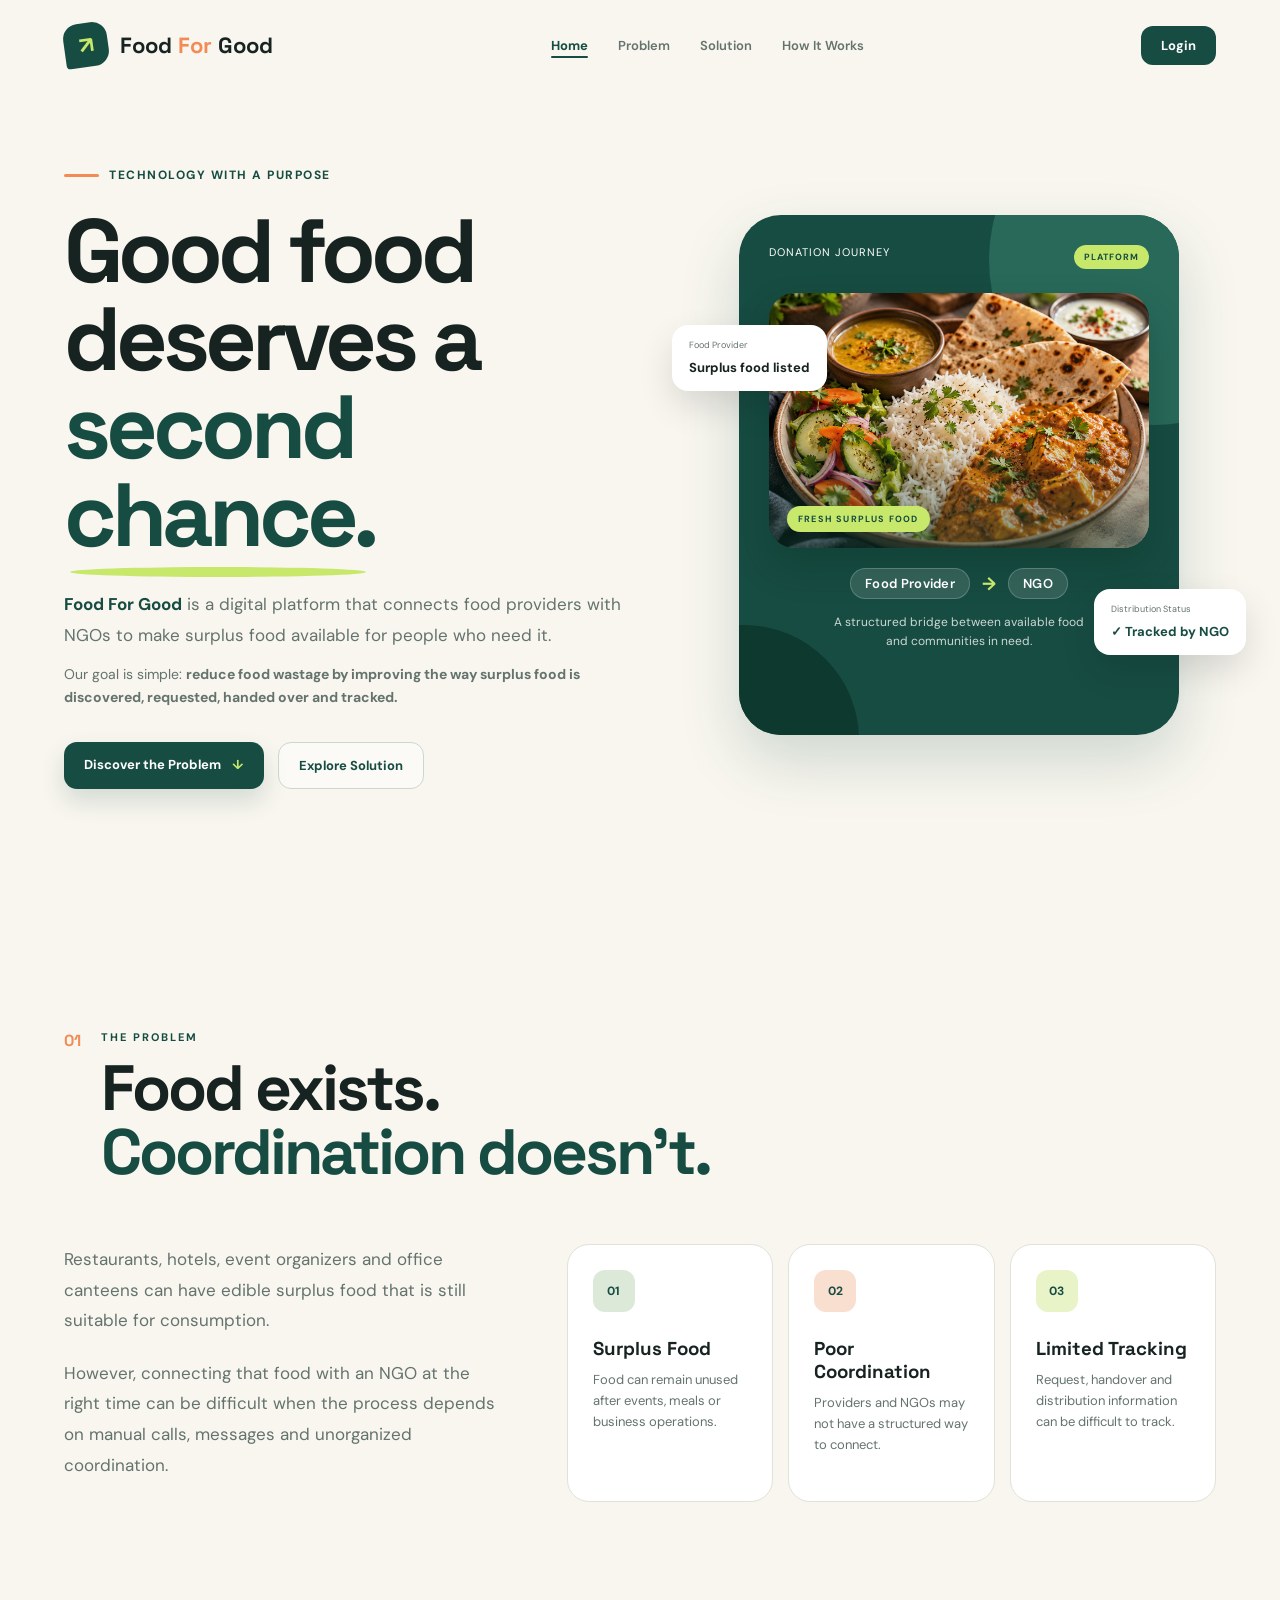
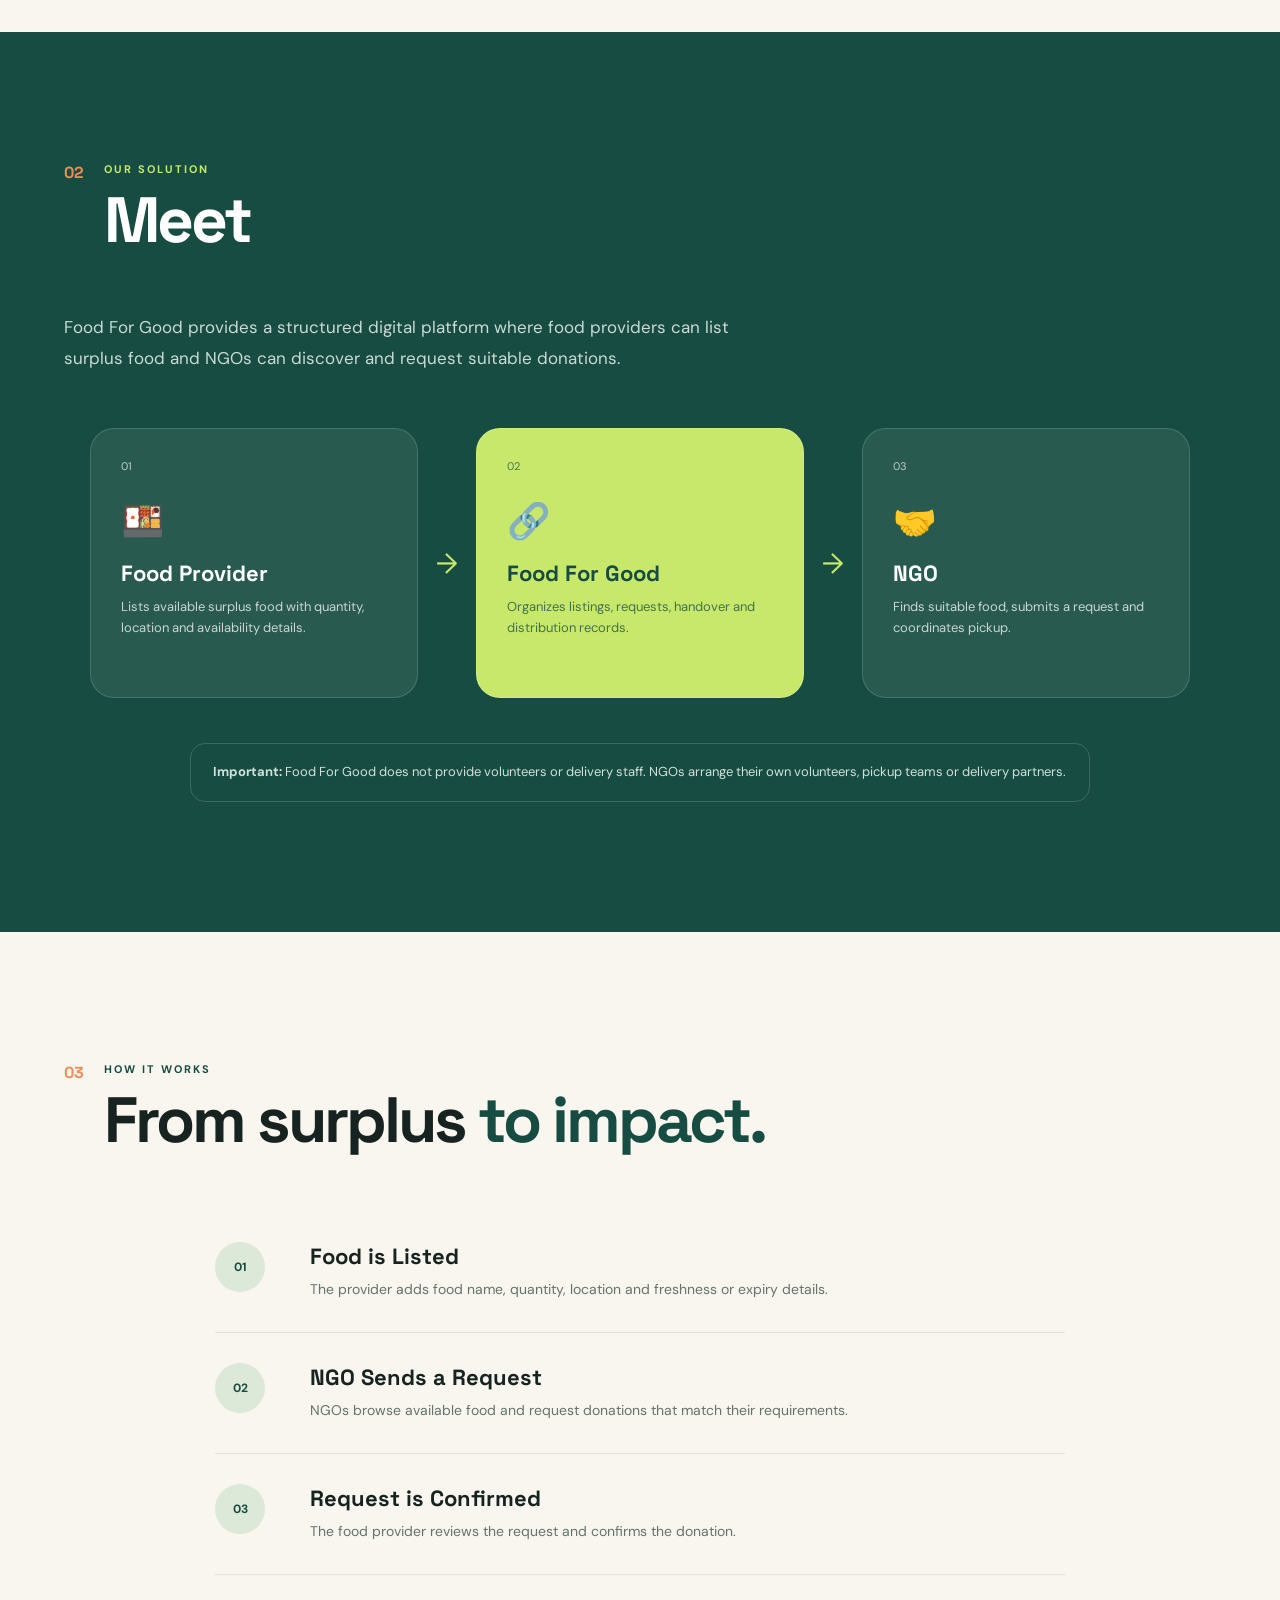
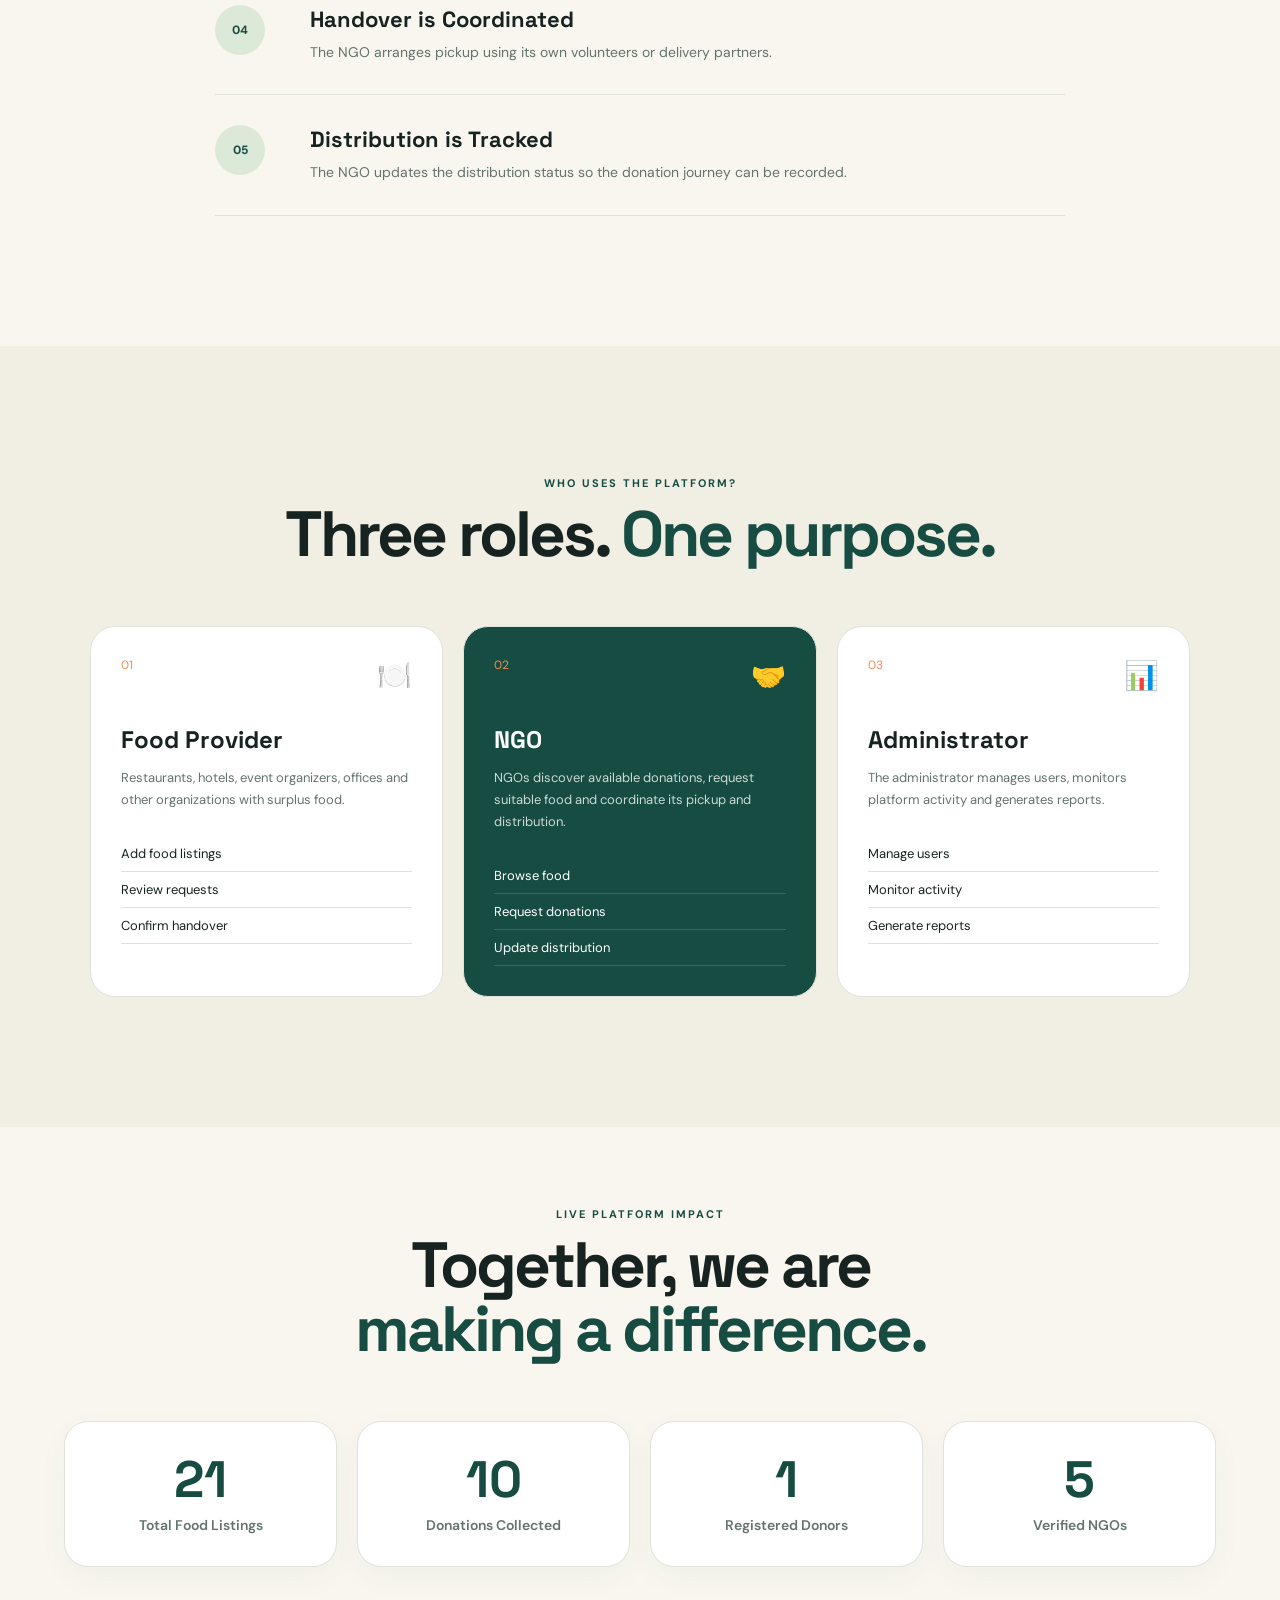
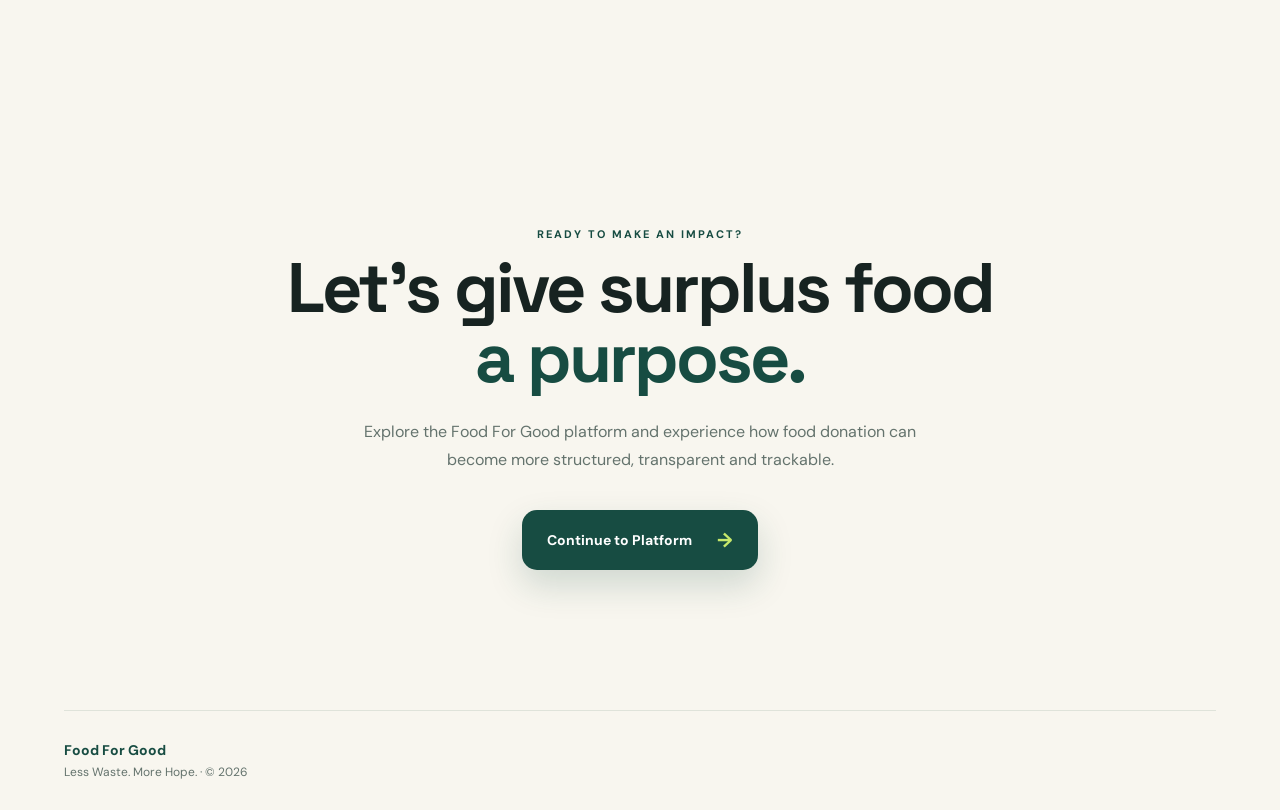
<file: index.html>
<!DOCTYPE html>
<html lang="en">
<head>
  <meta charset="UTF-8" />
  <meta name="viewport" content="width=device-width, initial-scale=1.0" />

  <title>Food For Good</title>




  <link
    href="https://fonts.googleapis.com/css2?family=DM+Sans:wght@400;500;600;700&family=Space+Grotesk:wght@400;500;600;700&display=swap"
    rel="stylesheet"
  />

  <link rel="stylesheet" href="style.css">

  <script src="js/store.js" defer></script>
  <script src="js/common.js" defer></script>
  <script src="js/home.js" defer></script>
</head>

<body>



  <header class="navbar">

    <a href="#home" class="brand">

      <div class="brand-mark">
        ↗
      </div>

      <div class="brand-name">
        Food <span>For</span> Good
      </div>

    </a>

    <button type="button" class="nav-toggle" id="nav-toggle" aria-label="Toggle navigation menu" aria-expanded="false">
      ☰
    </button>

    <nav class="nav-links" id="nav-menu">
      <a href="#home">Home</a>
      <a href="#problem">Problem</a>
      <a href="#solution">Solution</a>
      <a href="#working">How It Works</a>
    </nav>

    <a href="login.html" class="nav-login">
      Login
    </a>

  </header>




  <section class="hero section" id="home">

    <div class="hero-content">

      <div class="eyebrow">
        TECHNOLOGY WITH A PURPOSE
      </div>

      <h1>
        Good food
        <br>
        deserves a
        <br>
        <span>second chance.</span>
      </h1>

      <p class="description">

        <strong>Food For Good</strong> is a digital platform that connects
        food providers with NGOs to make surplus food available for people
        who need it.

      </p>

      <p class="small-description">

        Our goal is simple:
        <b>reduce food wastage by improving the way surplus food is
        discovered, requested, handed over and tracked.</b>

      </p>

      <div class="action-row">

        <a href="#problem" class="primary-button">
          Discover the Problem
          <span>↓</span>
        </a>

        <a href="#solution" class="secondary-button">
          Explore Solution
        </a>

      </div>

    </div>




    <div class="visual-area">

      <div class="floating-note note-one">

        <small>Food Provider</small>

        <strong>
          Surplus food listed
        </strong>

      </div>


      <div class="floating-note note-two">

        <small>Distribution Status</small>

        <strong>
          ✓ Tracked by NGO
        </strong>

      </div>


      <div class="visual-card">

        <div class="visual-top">

          <span>
            DONATION JOURNEY
          </span>

          <span class="status">
            PLATFORM
          </span>

        </div>


        <div class="food-photo">

          <img
            src="food.png"
            alt="Fresh Indian meal with rice, curry, naan and salad"
          />

          <div class="food-photo-label">
            FRESH SURPLUS FOOD
          </div>

        </div>


        <div class="connection">

          <div class="connection-item">
            Food Provider
          </div>

          <div class="connection-arrow">
            →
          </div>

          <div class="connection-item">
            NGO
          </div>

        </div>


        <p class="bottom-label">

          A structured bridge between available food
          <br>
          and communities in need.

        </p>

      </div>

    </div>

  </section>





  <section class="info-section section" id="problem">

    <div class="section-heading">

      <div class="section-number">
        01
      </div>

      <div>

        <p class="section-label">
          THE PROBLEM
        </p>

        <h2>
          Food exists.
          <br>
          <span>Coordination doesn't.</span>
        </h2>

      </div>

    </div>


    <div class="problem-layout">

      <div class="problem-text">

        <p>
          Restaurants, hotels, event organizers and office canteens
          can have edible surplus food that is still suitable for
          consumption.
        </p>

        <p>
          However, connecting that food with an NGO at the right
          time can be difficult when the process depends on
          manual calls, messages and unorganized coordination.
        </p>

      </div>


      <div class="problem-cards">

        <div class="problem-card">

          <div class="card-icon">
            01
          </div>

          <h3>
            Surplus Food
          </h3>

          <p>
            Food can remain unused after events,
            meals or business operations.
          </p>

        </div>


        <div class="problem-card">

          <div class="card-icon orange">
            02
          </div>

          <h3>
            Poor Coordination
          </h3>

          <p>
            Providers and NGOs may not have
            a structured way to connect.
          </p>

        </div>


        <div class="problem-card">

          <div class="card-icon lime">
            03
          </div>

          <h3>
            Limited Tracking
          </h3>

          <p>
            Request, handover and distribution
            information can be difficult to track.
          </p>

        </div>

      </div>

    </div>

  </section>




  <section class="solution-section section" id="solution">

    <div class="section-heading">

      <div class="section-number">
        02
      </div>

      <div>

        <p class="section-label">
          OUR SOLUTION
        </p>

        <h2>
          Meet
          <span>Food For Good.</span>
        </h2>

      </div>

    </div>


    <div class="solution-intro">

      <p>
        Food For Good provides a structured digital platform
        where food providers can list surplus food and NGOs
        can discover and request suitable donations.
      </p>

    </div>


    <div class="solution-flow">

      <div class="flow-card">

        <div class="flow-number">
          01
        </div>

        <div class="flow-icon">
          🍱
        </div>

        <h3>
          Food Provider
        </h3>

        <p>
          Lists available surplus food with
          quantity, location and availability details.
        </p>

      </div>


      <div class="flow-arrow">
        →
      </div>


      <div class="flow-card highlight">

        <div class="flow-number">
          02
        </div>

        <div class="flow-icon">
          🔗
        </div>

        <h3>
          Food For Good
        </h3>

        <p>
          Organizes listings, requests,
          handover and distribution records.
        </p>

      </div>


      <div class="flow-arrow">
        →
      </div>


      <div class="flow-card">

        <div class="flow-number">
          03
        </div>

        <div class="flow-icon">
          🤝
        </div>

        <h3>
          NGO
        </h3>

        <p>
          Finds suitable food, submits a request
          and coordinates pickup.
        </p>

      </div>

    </div>


    <div class="scope-note">

      <strong>Important:</strong>

      Food For Good does not provide volunteers or delivery staff.
      NGOs arrange their own volunteers, pickup teams or delivery partners.

    </div>

  </section>





  <section class="working-section section" id="working">

    <div class="section-heading">

      <div class="section-number">
        03
      </div>

      <div>

        <p class="section-label">
          HOW IT WORKS
        </p>

        <h2>
          From surplus
          <span>to impact.</span>
        </h2>

      </div>

    </div>


    <div class="timeline">

      <div class="timeline-item">

        <div class="timeline-number">
          01
        </div>

        <div>

          <h3>
            Food is Listed
          </h3>

          <p>
            The provider adds food name, quantity,
            location and freshness or expiry details.
          </p>

        </div>

      </div>


      <div class="timeline-item">

        <div class="timeline-number">
          02
        </div>

        <div>

          <h3>
            NGO Sends a Request
          </h3>

          <p>
            NGOs browse available food and request
            donations that match their requirements.
          </p>

        </div>

      </div>


      <div class="timeline-item">

        <div class="timeline-number">
          03
        </div>

        <div>

          <h3>
            Request is Confirmed
          </h3>

          <p>
            The food provider reviews the request
            and confirms the donation.
          </p>

        </div>

      </div>


      <div class="timeline-item">

        <div class="timeline-number">
          04
        </div>

        <div>

          <h3>
            Handover is Coordinated
          </h3>

          <p>
            The NGO arranges pickup using its own
            volunteers or delivery partners.
          </p>

        </div>

      </div>


      <div class="timeline-item">

        <div class="timeline-number">
          05
        </div>

        <div>

          <h3>
            Distribution is Tracked
          </h3>

          <p>
            The NGO updates the distribution status
            so the donation journey can be recorded.
          </p>

        </div>

      </div>

    </div>

  </section>




  <section class="users-section section">

    <div class="section-heading centered">

      <p class="section-label">
        WHO USES THE PLATFORM?
      </p>

      <h2>
        Three roles.
        <span>One purpose.</span>
      </h2>

    </div>


    <div class="user-grid">

      <div class="user-card">

        <div class="user-top">
          <span>01</span>
          <div>🍽️</div>
        </div>

        <h3>
          Food Provider
        </h3>

        <p>
          Restaurants, hotels, event organizers,
          offices and other organizations with
          surplus food.
        </p>

        <ul>
          <li>Add food listings</li>
          <li>Review requests</li>
          <li>Confirm handover</li>
        </ul>

      </div>


      <div class="user-card featured">

        <div class="user-top">
          <span>02</span>
          <div>🤝</div>
        </div>

        <h3>
          NGO
        </h3>

        <p>
          NGOs discover available donations,
          request suitable food and coordinate
          its pickup and distribution.
        </p>

        <ul>
          <li>Browse food</li>
          <li>Request donations</li>
          <li>Update distribution</li>
        </ul>

      </div>


      <div class="user-card">

        <div class="user-top">
          <span>03</span>
          <div>📊</div>
        </div>

        <h3>
          Administrator
        </h3>

        <p>
          The administrator manages users,
          monitors platform activity and
          generates reports.
        </p>

        <ul>
          <li>Manage users</li>
          <li>Monitor activity</li>
          <li>Generate reports</li>
        </ul>

      </div>

    </div>

  </section>



  <!-- ================= LIVE IMPACT COUNTERS ================= -->

  <section class="impact-section section">

    <div class="section-heading centered">

      <p class="section-label">
        LIVE PLATFORM IMPACT
      </p>

      <h2>
        Together, we are
        <br>
        <span>making a difference.</span>
      </h2>

    </div>

    <div class="impact-counter-grid">

      <div class="impact-counter-card">
        <div class="impact-counter-number" data-counter="listings">0</div>
        <div class="impact-counter-label">Total Food Listings</div>
      </div>

      <div class="impact-counter-card">
        <div class="impact-counter-number" data-counter="collected">0</div>
        <div class="impact-counter-label">Donations Collected</div>
      </div>

      <div class="impact-counter-card">
        <div class="impact-counter-number" data-counter="donors">0</div>
        <div class="impact-counter-label">Registered Donors</div>
      </div>

      <div class="impact-counter-card">
        <div class="impact-counter-number" data-counter="ngos">0</div>
        <div class="impact-counter-label">Verified NGOs</div>
      </div>

    </div>

  </section>



  <!-- ================= FINAL CTA ================= -->

  <section class="final-section">

    <div class="final-content">

      <p class="section-label">
        READY TO MAKE AN IMPACT?
      </p>

      <h2>
        Let's give surplus food
        <span>a purpose.</span>
      </h2>

      <p>
        Explore the Food For Good platform and
        experience how food donation can become
        more structured, transparent and trackable.
      </p>


      <a href="login.html" class="next-button">

        Continue to Platform

        <span>
          →
        </span>

      </a>

    </div>

  </section>



  

  <footer class="footer">

    <div>

      <strong>
        Food For Good
      </strong>

      <p>
        Less Waste. More Hope.
      </p>

    </div>


  </footer>


  <button type="button" class="back-to-top" id="back-to-top" aria-label="Back to top">
    ↑
  </button>

</body>
</html>
</file>
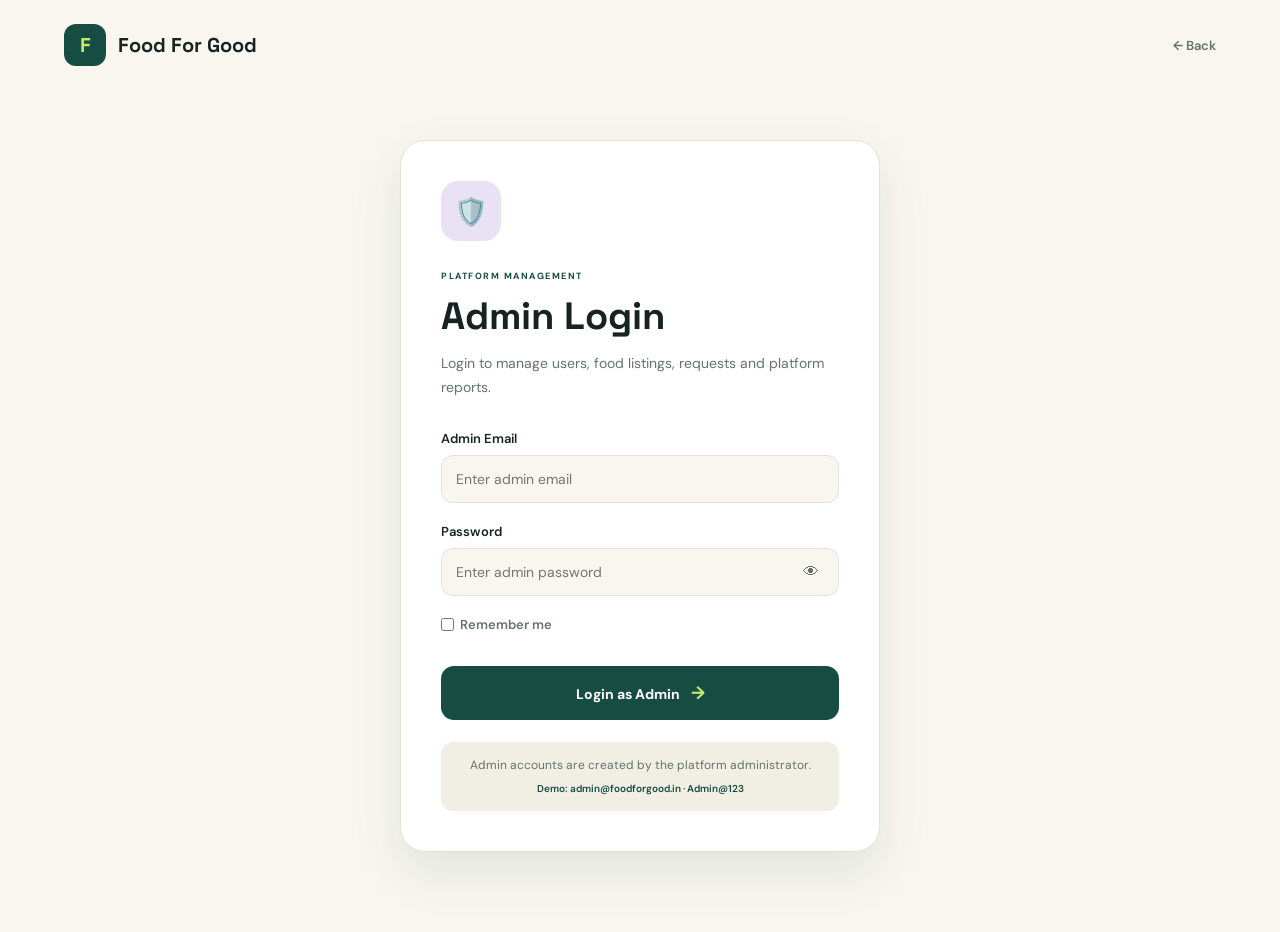
<file: admin-dashboard.html>
<!DOCTYPE html>
<html lang="en">

<head>
    <meta charset="UTF-8">
    <meta name="viewport" content="width=device-width, initial-scale=1.0">
    <title>Admin Dashboard | Food For Good</title>

    <link rel="stylesheet" href="role-login.css">
    <link rel="stylesheet" href="dashboard.css">
    <link rel="stylesheet" href="admin.css">

    <link href="https://fonts.googleapis.com/css2?family=DM+Sans:wght@400;500;600;700&family=Space+Grotesk:wght@500;600;700&display=swap"
          rel="stylesheet">

    <script src="js/store.js" defer></script>
    <script src="js/common.js" defer></script>
    <script src="js/admin-dashboard.js" defer></script>
</head>

<body class="dash-body">

    <!-- TOP NAVBAR -->
    <header class="dash-navbar">
        <div class="nav-left-group">
            <button type="button" class="admin-menu-toggle" id="admin-menu-toggle" aria-label="Toggle navigation menu">
                ☰
            </button>
            <div class="dash-logo" aria-label="Food For Good">
                <span class="logo-mark">F</span>
                <span class="dash-logo-text">Food For Good</span>
            </div>
        </div>
        <div class="dash-user">
            <span class="dash-user-name" id="dash-user-name">Administrator</span>
            <button type="button" class="dash-logout-btn" id="dash-logout-btn">Logout</button>
        </div>
    </header>

    <!-- MOBILE SIDEBAR OVERLAY -->
    <div class="sidebar-overlay" id="sidebar-overlay"></div>

    <div class="dash-layout">

        <!-- ADMIN SIDEBAR -->
        <nav class="dash-sidebar admin-sidebar" id="dash-sidebar" aria-label="Admin Navigation">
            <button type="button" class="dash-nav-btn active" data-section="overview">
                <span class="dash-nav-icon">📊</span>
                <span>Overview</span>
            </button>
            <button type="button" class="dash-nav-btn" data-section="verifications">
                <span class="dash-nav-icon">✅</span>
                <span>Verifications</span>
                <span class="verif-badge" id="verif-badge" data-count="0"></span>
            </button>
            <button type="button" class="dash-nav-btn" data-section="users">
                <span class="dash-nav-icon">👥</span>
                <span>Users</span>
            </button>
            <button type="button" class="dash-nav-btn" data-section="listings">
                <span class="dash-nav-icon">🍱</span>
                <span>Listings</span>
            </button>
            <button type="button" class="dash-nav-btn" data-section="requests">
                <span class="dash-nav-icon">📋</span>
                <span>Requests & Pickups</span>
            </button>
            <button type="button" class="dash-nav-btn" data-section="distributions">
                <span class="dash-nav-icon">🌟</span>
                <span>Distributions</span>
            </button>
            <button type="button" class="dash-nav-btn" data-section="reports">
                <span class="dash-nav-icon">📈</span>
                <span>Reports</span>
            </button>
            <button type="button" class="dash-nav-btn" data-section="activity-log">
                <span class="dash-nav-icon">📜</span>
                <span>Activity Log</span>
            </button>
            <button type="button" class="dash-nav-btn" data-section="settings">
                <span class="dash-nav-icon">⚙️</span>
                <span>Settings</span>
            </button>
        </nav>

        <!-- MAIN WORKSPACE CONTENT -->
        <main class="dash-main" id="dash-main-content">

            <!-- 1. OVERVIEW SECTION -->
            <section id="section-overview" class="dash-section active">
                <h2 class="dash-section-title">Platform Overview</h2>
                <p class="dash-welcome" id="admin-welcome">Welcome to the central platform administration dashboard.</p>

                <!-- 6 Stat Cards -->
                <div class="stat-grid">
                    <div class="stat-card">
                        <div class="stat-icon">🍱</div>
                        <div class="stat-value" id="astat-donors">0</div>
                        <div class="stat-label">Registered Donors</div>
                    </div>
                    <div class="stat-card">
                        <div class="stat-icon">🏢</div>
                        <div class="stat-value" id="astat-ngos">0</div>
                        <div class="stat-label">Partner NGOs</div>
                    </div>
                    <div class="stat-card">
                        <div class="stat-icon">⏳</div>
                        <div class="stat-value" id="astat-verif" style="color: #f28b55;">0</div>
                        <div class="stat-label">Pending Verifications</div>
                    </div>
                    <div class="stat-card">
                        <div class="stat-icon">📦</div>
                        <div class="stat-value" id="astat-active">0</div>
                        <div class="stat-label">Active Listings</div>
                    </div>
                    <div class="stat-card">
                        <div class="stat-icon">🚀</div>
                        <div class="stat-value" id="astat-rescued">0</div>
                        <div class="stat-label">Food Rescued</div>
                    </div>
                    <div class="stat-card">
                        <div class="stat-icon">👥</div>
                        <div class="stat-value" id="astat-people">0</div>
                        <div class="stat-label">People Served</div>
                    </div>
                </div>

                <!-- 3 Canvas Charts -->
                <div class="admin-charts-row">
                    <!-- Line Chart: Listings Created vs Distributions -->
                    <div class="admin-chart-box">
                        <div class="admin-chart-header">
                            <h3 class="admin-chart-title">Activity Trend (Last 14 Days)</h3>
                        </div>
                        <div class="admin-chart-canvas-wrap">
                            <canvas id="chart-line" width="450" height="230"></canvas>
                        </div>
                        <div class="chart-legend" id="chart-line-legend">
                            <div class="chart-legend-item">
                                <span class="chart-legend-dot" style="background: #174c42;"></span>
                                <span>Listings Created</span>
                            </div>
                            <div class="chart-legend-item">
                                <span class="chart-legend-dot" style="background: #c7e86b;"></span>
                                <span>Distributions Completed</span>
                            </div>
                        </div>
                    </div>

                    <!-- Donut Chart: Listings by Status -->
                    <div class="admin-chart-box">
                        <div class="admin-chart-header">
                            <h3 class="admin-chart-title">Listings by Status</h3>
                        </div>
                        <div class="admin-chart-canvas-wrap">
                            <canvas id="chart-donut" width="350" height="230"></canvas>
                        </div>
                        <div class="chart-legend" id="chart-donut-legend"></div>
                    </div>

                    <!-- Bar Chart: Top Cities -->
                    <div class="admin-chart-box">
                        <div class="admin-chart-header">
                            <h3 class="admin-chart-title">Top Active Cities</h3>
                        </div>
                        <div class="admin-chart-canvas-wrap">
                            <canvas id="chart-bar" width="380" height="230"></canvas>
                        </div>
                        <div class="chart-legend" id="chart-bar-legend">
                            <div class="chart-legend-item">
                                <span class="chart-legend-dot" style="background: #174c42;"></span>
                                <span>Total Volume / Count</span>
                            </div>
                        </div>
                    </div>
                </div>

                <!-- Needs Attention Section -->
                <h3 class="dash-sub-title">Needs Attention</h3>
                <div class="attention-list" id="needs-attention-list"></div>

                <!-- Recent Activity Feed -->
                <h3 class="dash-sub-title" style="margin-top: 24px;">Recent System Events</h3>
                <div class="activity-list" id="overview-activity-list"></div>
            </section>

            <!-- 2. VERIFICATIONS SECTION -->
            <section id="section-verifications" class="dash-section" style="display: none;">
                <div class="dash-section-header">
                    <div>
                        <h2 class="dash-section-title">Organization Verifications</h2>
                        <p class="dash-welcome" style="margin-bottom: 0;">Review identity proofs, certificates, and compliance records.</p>
                    </div>
                </div>

                <!-- Tabs & Filters -->
                <div class="filter-bar">
                    <div class="filter-chips">
                        <button type="button" class="chip active" data-verif-tab="ngo-pending">Pending NGOs</button>
                        <button type="button" class="chip" data-verif-tab="donor-pending">Pending Donors</button>
                        <button type="button" class="chip" data-verif-tab="reviewed">Reviewed Records</button>
                    </div>
                    <input type="text" id="verif-search" class="search-box" placeholder="Search by name, email, or city…">
                    <select id="verif-city-filter" class="filter-select">
                        <option value="all">All Cities</option>
                    </select>
                </div>

                <!-- Verification Cards Container -->
                <div class="verif-cards-grid" id="verif-cards-container"></div>
                <div class="empty-state" id="verif-empty" style="display: none;">
                    No pending verification requests found matching your filter criteria.
                </div>
            </section>

            <!-- 3. USERS MANAGEMENT SECTION -->
            <section id="section-users" class="dash-section" style="display: none;">
                <div class="dash-section-header">
                    <div>
                        <h2 class="dash-section-title">User Management</h2>
                        <p class="dash-welcome" style="margin-bottom: 0;">View, filter, manage account states, and provision administrators.</p>
                    </div>
                    <div style="display: flex; gap: 10px;">
                        <button type="button" class="btn-sm btn-primary" id="users-add-admin-btn">＋ Add Admin</button>
                        <button type="button" class="export-btn" id="users-export-btn">Export CSV</button>
                    </div>
                </div>

                <!-- User Filters -->
                <div class="filter-bar">
                    <select id="users-role-filter" class="filter-select">
                        <option value="all">All Roles</option>
                        <option value="donor">Donor</option>
                        <option value="ngo">NGO</option>
                        <option value="admin">Admin</option>
                    </select>
                    <select id="users-status-filter" class="filter-select">
                        <option value="all">All Statuses</option>
                        <option value="active">Active</option>
                        <option value="pending">Pending</option>
                        <option value="blocked">Blocked</option>
                        <option value="rejected">Rejected</option>
                    </select>
                    <select id="users-city-filter" class="filter-select">
                        <option value="all">All Cities</option>
                    </select>
                    <input type="text" id="users-search" class="search-box" placeholder="Search by name, email, phone…">
                </div>

                <!-- Users Table -->
                <div class="history-table-wrap">
                    <table class="history-table" id="users-table">
                        <caption class="sr-only">Platform User Accounts Directory</caption>
                        <thead>
                            <tr>
                                <th class="sortable" data-sort="name">Full Name</th>
                                <th class="sortable" data-sort="email">Email</th>
                                <th class="sortable" data-sort="role">Role</th>
                                <th class="sortable" data-sort="status">Status</th>
                                <th>City</th>
                                <th class="sortable" data-sort="joined">Registered</th>
                                <th>Actions</th>
                            </tr>
                        </thead>
                        <tbody id="users-tbody"></tbody>
                    </table>
                </div>

                <div class="pagination" id="users-pagination"></div>
            </section>

            <!-- 4. LISTINGS SECTION -->
            <section id="section-listings" class="dash-section" style="display: none;">
                <div class="dash-section-header">
                    <div>
                        <h2 class="dash-section-title">Food Listings Directory</h2>
                        <p class="dash-welcome" style="margin-bottom: 0;">Audit active surplus food postings, safety expiries, and cancellation states.</p>
                    </div>
                    <button type="button" class="export-btn" id="listings-export-btn">Export CSV</button>
                </div>

                <!-- Filters -->
                <div class="filter-bar">
                    <select id="listings-status-filter" class="filter-select">
                        <option value="all">All Statuses</option>
                        <option value="available">Available</option>
                        <option value="requested">Requested</option>
                        <option value="approved">Approved</option>
                        <option value="collected">Collected</option>
                        <option value="distributed">Distributed</option>
                        <option value="expired">Expired</option>
                        <option value="cancelled">Cancelled</option>
                    </select>
                    <select id="listings-type-filter" class="filter-select">
                        <option value="all">All Food Types</option>
                        <option value="veg">Vegetarian</option>
                        <option value="non-veg">Non-Vegetarian</option>
                    </select>
                    <select id="listings-city-filter" class="filter-select">
                        <option value="all">All Cities</option>
                    </select>
                    <input type="date" id="listings-date-from" class="filter-select" aria-label="From Date">
                    <input type="date" id="listings-date-to" class="filter-select" aria-label="To Date">
                    <input type="text" id="listings-search" class="search-box" placeholder="Search food, notes, or donor…">
                </div>

                <!-- Listings Table -->
                <div class="history-table-wrap">
                    <table class="history-table" id="listings-table">
                        <caption class="sr-only">Platform Surplus Food Listings</caption>
                        <thead>
                            <tr>
                                <th>Food Item</th>
                                <th>Donor Organization</th>
                                <th>Type</th>
                                <th>Quantity</th>
                                <th>Status</th>
                                <th>Posted At</th>
                                <th>Expires At</th>
                                <th>Actions</th>
                            </tr>
                        </thead>
                        <tbody id="listings-tbody"></tbody>
                    </table>
                </div>

                <div class="pagination" id="listings-pagination"></div>
            </section>

            <!-- 5. REQUESTS & PICKUPS SECTION -->
            <section id="section-requests" class="dash-section" style="display: none;">
                <div class="dash-section-header">
                    <div>
                        <h2 class="dash-section-title">Requests & Pickup Monitoring</h2>
                        <p class="dash-welcome" style="margin-bottom: 0;">Track real-time requests, NGO logistics handovers, and flag overdue pickups.</p>
                    </div>
                    <button type="button" class="export-btn" id="req-export-btn">Export CSV</button>
                </div>

                <!-- Filters -->
                <div class="filter-bar">
                    <select id="req-status-filter" class="filter-select">
                        <option value="all">All Statuses</option>
                        <option value="pending">Pending</option>
                        <option value="approved">Approved</option>
                        <option value="rejected">Rejected</option>
                        <option value="cancelled">Cancelled</option>
                    </select>
                    <input type="date" id="req-date-from" class="filter-select" aria-label="From Date">
                    <input type="date" id="req-date-to" class="filter-select" aria-label="To Date">
                    <input type="text" id="req-search" class="search-box" placeholder="Search food, NGO, or message…">
                </div>

                <!-- Requests Table -->
                <div class="history-table-wrap">
                    <table class="history-table" id="req-table">
                        <caption class="sr-only">Platform Food Requests and Handover Schedules</caption>
                        <thead>
                            <tr>
                                <th>Food Item</th>
                                <th>Requesting NGO</th>
                                <th>Requested Qty</th>
                                <th>Status</th>
                                <th>Requested At</th>
                                <th>Pickup Info</th>
                                <th>Actions</th>
                            </tr>
                        </thead>
                        <tbody id="req-tbody"></tbody>
                    </table>
                </div>

                <div class="pagination" id="req-pagination"></div>
            </section>

            <!-- 6. DISTRIBUTIONS SECTION -->
            <section id="section-distributions" class="dash-section" style="display: none;">
                <div class="dash-section-header">
                    <div>
                        <h2 class="dash-section-title">Distribution Audits</h2>
                        <p class="dash-welcome" style="margin-bottom: 0;">Track verified food meals handed over to beneficiary communities.</p>
                    </div>
                    <button type="button" class="export-btn" id="dist-export-btn">Export CSV</button>
                </div>

                <!-- 3 Summary Stat Cards -->
                <div class="stat-grid" style="margin-bottom: 24px;">
                    <div class="stat-card">
                        <div class="stat-icon">🌟</div>
                        <div class="stat-value" id="dist-total">0</div>
                        <div class="stat-label">Total Distribution Drives</div>
                    </div>
                    <div class="stat-card">
                        <div class="stat-icon">👥</div>
                        <div class="stat-value" id="dist-people">0</div>
                        <div class="stat-label">Total People Fed</div>
                    </div>
                    <div class="stat-card">
                        <div class="stat-icon">📊</div>
                        <div class="stat-value" id="dist-avg">0</div>
                        <div class="stat-label">Avg People Per Drive</div>
                    </div>
                </div>

                <!-- Filters -->
                <div class="filter-bar">
                    <select id="dist-ngo-filter" class="filter-select">
                        <option value="all">All Partner NGOs</option>
                    </select>
                    <input type="date" id="dist-date-from" class="filter-select" aria-label="From Date">
                    <input type="date" id="dist-date-to" class="filter-select" aria-label="To Date">
                </div>

                <!-- Distributions Table -->
                <div class="history-table-wrap">
                    <table class="history-table" id="dist-table">
                        <caption class="sr-only">Community Food Distribution Logs</caption>
                        <thead>
                            <tr>
                                <th>Food Item</th>
                                <th>Distributing NGO</th>
                                <th>Distributed At</th>
                                <th>Location / Shelter</th>
                                <th>People Served</th>
                                <th>Audit Remarks</th>
                            </tr>
                        </thead>
                        <tbody id="dist-tbody"></tbody>
                    </table>
                </div>
            </section>

            <!-- 7. REPORTS & AUDITS SECTION -->
            <section id="section-reports" class="dash-section" style="display: none;">
                <div class="dash-section-header">
                    <div>
                        <h2 class="dash-section-title">Platform Impact & Audit Reports</h2>
                        <p class="dash-welcome" style="margin-bottom: 0;">Filter aggregated statistics across timeframes, review leaderboards, and print summary audits.</p>
                    </div>
                    <div style="display: flex; gap: 10px;">
                        <button type="button" class="export-btn" id="rpt-export-btn">Export Summary CSV</button>
                        <button type="button" class="btn-sm btn-primary" id="rpt-print-btn">🖨 Print Report</button>
                    </div>
                </div>

                <!-- Range Presets & Filter Bar -->
                <div class="filter-bar">
                    <select id="report-range-select" class="filter-select">
                        <option value="7">Last 7 Days</option>
                        <option value="14" selected>Last 14 Days</option>
                        <option value="30">Last 30 Days</option>
                        <option value="all">All Time</option>
                        <option value="custom">Custom Date Range</option>
                    </select>
                    <input type="date" id="report-date-from" class="filter-select" style="display: none;" aria-label="From Date">
                    <input type="date" id="report-date-to" class="filter-select" style="display: none;" aria-label="To Date">
                    <button type="button" class="btn-sm btn-primary" id="report-apply-btn">Apply Range</button>
                </div>

                <!-- 4 Report Summary Stat Cards -->
                <div class="stat-grid" style="margin-bottom: 28px;">
                    <div class="stat-card">
                        <div class="stat-icon">📦</div>
                        <div class="stat-value" id="rpt-listings">0</div>
                        <div class="stat-label">Listings Posted</div>
                    </div>
                    <div class="stat-card">
                        <div class="stat-icon">🚚</div>
                        <div class="stat-value" id="rpt-collected">0</div>
                        <div class="stat-label">Donations Collected</div>
                    </div>
                    <div class="stat-card">
                        <div class="stat-icon">🌟</div>
                        <div class="stat-value" id="rpt-distributed">0</div>
                        <div class="stat-label">Distributions Completed</div>
                    </div>
                    <div class="stat-card">
                        <div class="stat-icon">👥</div>
                        <div class="stat-value" id="rpt-people">0</div>
                        <div class="stat-label">People Nourished</div>
                    </div>
                </div>

                <!-- Report Chart -->
                <div class="admin-chart-box" style="margin-bottom: 32px;">
                    <div class="admin-chart-header">
                        <h3 class="admin-chart-title">Status Breakdown for Selected Period</h3>
                    </div>
                    <div class="admin-chart-canvas-wrap">
                        <canvas id="rpt-chart" width="600" height="240"></canvas>
                    </div>
                </div>

                <!-- Leaderboards: Top 5 Donors & NGOs -->
                <div class="leaderboards-row">
                    <div class="leaderboard-card">
                        <h3 class="leaderboard-title">🍱 Top 5 Food Donors</h3>
                        <div class="leaderboard-list" id="rpt-top-donors"></div>
                    </div>
                    <div class="leaderboard-card">
                        <h3 class="leaderboard-title">🏢 Top 5 Distributing NGOs</h3>
                        <div class="leaderboard-list" id="rpt-top-ngos"></div>
                    </div>
                </div>
            </section>

            <!-- 8. ACTIVITY LOG SECTION -->
            <section id="section-activity-log" class="dash-section" style="display: none;">
                <div class="dash-section-header">
                    <div>
                        <h2 class="dash-section-title">Platform Activity Log</h2>
                        <p class="dash-welcome" style="margin-bottom: 0;">Comprehensive audit trails tracking every administrative approval, role switch, and config change.</p>
                    </div>
                    <button type="button" class="export-btn" id="log-export-btn">Export Log CSV</button>
                </div>

                <!-- Log Filters -->
                <div class="filter-bar">
                    <select id="log-action-filter" class="filter-select">
                        <option value="all">All Actions</option>
                        <option value="VERIFIED_NGO">VERIFIED_NGO</option>
                        <option value="REJECTED_NGO">REJECTED_NGO</option>
                        <option value="VERIFIED_DONOR">VERIFIED_DONOR</option>
                        <option value="BLOCKED_USER">BLOCKED_USER</option>
                        <option value="UNBLOCKED_USER">UNBLOCKED_USER</option>
                        <option value="RESET_PASSWORD">RESET_PASSWORD</option>
                        <option value="CREATED_ADMIN">CREATED_ADMIN</option>
                        <option value="EXPIRED_LISTING">EXPIRED_LISTING</option>
                        <option value="CANCELLED_LISTING">CANCELLED_LISTING</option>
                        <option value="SETTINGS_UPDATE">SETTINGS_UPDATE</option>
                    </select>
                    <input type="date" id="log-date-from" class="filter-select" aria-label="From Date">
                    <input type="date" id="log-date-to" class="filter-select" aria-label="To Date">
                    <input type="text" id="log-search" class="search-box" placeholder="Search by actor, target, or details…">
                </div>

                <!-- Activity Log Table -->
                <div class="history-table-wrap">
                    <table class="history-table" id="log-table">
                        <caption class="sr-only">Platform Audit and Administrative Activity Trail</caption>
                        <thead>
                            <tr>
                                <th>Administrator / Actor</th>
                                <th>Action Taken</th>
                                <th>Target Entity</th>
                                <th>Audit Details</th>
                                <th>Timestamp</th>
                            </tr>
                        </thead>
                        <tbody id="log-tbody"></tbody>
                    </table>
                </div>

                <div class="pagination" id="log-pagination"></div>
            </section>

            <!-- 9. SETTINGS SECTION -->
            <section id="section-settings" class="dash-section" style="display: none;">
                <h2 class="dash-section-title">Platform & Admin Settings</h2>
                <p class="dash-welcome">Manage administrative credentials, platform parameters, and prototype reset controls.</p>

                <div class="settings-grid">
                    <!-- Left Column: Profile & Password -->
                    <div>
                        <!-- Profile Card -->
                        <div class="settings-card">
                            <h3>Admin Profile</h3>
                            <form id="settings-profile-form" novalidate>
                                <div class="settings-field">
                                    <label for="set-name">Full Name</label>
                                    <input type="text" id="set-name" required>
                                </div>
                                <div class="settings-field">
                                    <label for="set-email">Email Address (Read-only)</label>
                                    <input type="email" id="set-email" class="readonly-input" readonly>
                                </div>
                                <div class="settings-field">
                                    <label for="set-phone">Phone Number</label>
                                    <input type="tel" id="set-phone">
                                </div>
                                <button type="submit" class="dash-logout-btn" style="width: 100%; padding: 12px; font-size: 14px;">Save Profile</button>
                            </form>
                        </div>

                        <!-- Change Password Card -->
                        <div class="settings-card">
                            <h3>Change Password</h3>
                            <form id="settings-pw-form" novalidate>
                                <div class="settings-field">
                                    <label for="set-cp-current">Current Password</label>
                                    <div class="pw-wrap">
                                        <input type="password" id="set-cp-current" data-toggle required>
                                    </div>
                                </div>
                                <div class="settings-field">
                                    <label for="set-cp-new">New Password (Min 8 Characters)</label>
                                    <div class="pw-wrap">
                                        <input type="password" id="set-cp-new" minlength="8" data-toggle required>
                                    </div>
                                </div>
                                <div class="settings-field">
                                    <label for="set-cp-confirm">Confirm New Password</label>
                                    <div class="pw-wrap">
                                        <input type="password" id="set-cp-confirm" data-toggle required>
                                    </div>
                                </div>
                                <button type="submit" class="dash-logout-btn" style="width: 100%; padding: 12px; font-size: 14px;">Update Password</button>
                            </form>
                        </div>
                    </div>

                    <!-- Right Column: Platform Policies & Prototype Danger Zone -->
                    <div>
                        <!-- Platform Settings Card -->
                        <div class="settings-card">
                            <h3>Food Platform Parameters</h3>
                            <form id="settings-platform-form" novalidate>
                                <div class="settings-field">
                                    <label for="set-expiry-hours">Default Expiry Threshold (Hours)</label>
                                    <input type="number" id="set-expiry-hours" min="1" max="48" required>
                                    <small style="color: #64736d; font-size: 12px;">Standard safety window applied to new surplus food listings.</small>
                                </div>

                                <div class="settings-checkbox-wrap">
                                    <input type="checkbox" id="set-allow-unverified">
                                    <label for="set-allow-unverified" class="settings-checkbox-label">
                                        <strong>Allow Unverified Donors to Post Listings</strong>
                                        <small>When unchecked, newly registered donors must have their FSSAI or profile verified by an admin before posting food.</small>
                                    </label>
                                </div>

                                <button type="submit" class="dash-logout-btn" style="width: 100%; padding: 12px; font-size: 14px;">Save Platform Settings</button>
                            </form>
                        </div>

                        <!-- Danger Zone Card -->
                        <div class="settings-card danger-zone">
                            <h3>Danger Zone</h3>
                            <p>
                                Resetting platform data will wipe all current listings, requests, distributions, and custom modifications from localStorage, and restore the initial seed dataset.
                            </p>
                            <button type="button" class="btn-sm btn-danger" id="reset-demo-btn" style="padding: 12px 20px; font-weight: 700; width: 100%;">
                                Reset All Platform Data
                            </button>
                        </div>
                    </div>
                </div>
            </section>

        </main>
    </div>

    <!-- ═══════════════════════════════════════════════════════════════
         SLIDE-IN VIEW DRAWER (Users, Listings, Requests)
         ═══════════════════════════════════════════════════════════════ -->
    <div class="view-drawer" id="view-drawer" role="dialog" aria-modal="true" aria-labelledby="drawer-title">
        <div class="drawer-header">
            <h3 id="drawer-title">Entity Details</h3>
            <button type="button" class="drawer-close" id="drawer-close" aria-label="Close details panel">✕</button>
        </div>
        <div class="drawer-content" id="drawer-content"></div>
    </div>

    <!-- ═══════════════════════════════════════════════════════════════
         CUSTOM MODALS (Accessible, Focus-trapped, No alert/confirm)
         ═══════════════════════════════════════════════════════════════ -->

    <!-- Confirmation Modal -->
    <div class="modal-overlay" id="confirm-modal" style="display: none;" role="dialog" aria-modal="true" aria-labelledby="confirm-title">
        <div class="modal-box">
            <h3 class="modal-title" id="confirm-title">Confirm Action</h3>
            <p class="modal-msg" id="confirm-msg">Are you sure you want to proceed?</p>
            <div class="modal-actions">
                <button type="button" class="modal-cancel" id="confirm-cancel">Cancel</button>
                <button type="button" class="modal-confirm" id="confirm-ok">Proceed</button>
            </div>
        </div>
    </div>

    <!-- Reject Reason Modal -->
    <div class="modal-overlay" id="reject-modal" style="display: none;" role="dialog" aria-modal="true" aria-labelledby="reject-title">
        <div class="modal-box">
            <h3 class="modal-title" id="reject-title">Specify Rejection Reason</h3>
            <p class="modal-msg" style="margin-bottom: 12px;">Please provide clear feedback for why this organization registration is being rejected.</p>
            <label for="reject-reason" class="sr-only">Rejection Reason</label>
            <textarea id="reject-reason" rows="4" style="width: 100%; padding: 12px; border: 1px solid #dfe3da; border-radius: 10px; font-family: 'DM Sans', sans-serif; font-size: 13px; box-sizing: border-box; resize: vertical;" placeholder="e.g., Unclear NGO certificate scan; registration number not found on Darpan portal…"></textarea>
            <div id="reject-error" class="form-error" style="display: none; margin-top: 6px;"></div>
            <div class="modal-actions" style="margin-top: 18px;">
                <button type="button" class="modal-cancel" id="reject-cancel">Cancel</button>
                <button type="button" class="modal-confirm btn-sm btn-danger" id="reject-submit">Confirm Rejection</button>
            </div>
        </div>
    </div>

    <!-- Add Admin Modal -->
    <div class="modal-overlay" id="add-admin-modal" style="display: none;" role="dialog" aria-modal="true" aria-labelledby="add-admin-title">
        <div class="modal-box" style="max-width: 480px;">
            <h3 class="modal-title" id="add-admin-title">Add Administrator</h3>
            <form id="add-admin-form" novalidate>
                <div class="settings-field">
                    <label for="aa-name">Full Name</label>
                    <input type="text" id="aa-name" required placeholder="e.g., Priya Verma">
                </div>
                <div class="settings-field">
                    <label for="aa-email">Email Address</label>
                    <input type="email" id="aa-email" required placeholder="e.g., priya@foodforgood.in">
                </div>
                <div class="settings-field">
                    <label for="aa-phone">Phone Number</label>
                    <input type="tel" id="aa-phone" placeholder="e.g., 9876543210">
                </div>
                <div class="settings-field">
                    <label for="aa-password">Password (Min 8 Characters)</label>
                    <div class="pw-wrap">
                        <input type="password" id="aa-password" minlength="8" data-toggle required>
                    </div>
                </div>
                <div class="settings-field">
                    <label for="aa-confirm">Confirm Password</label>
                    <div class="pw-wrap">
                        <input type="password" id="aa-confirm" data-toggle required>
                    </div>
                </div>
                <div id="aa-error" class="form-error" style="display: none;"></div>
                <div class="modal-actions" style="margin-top: 18px;">
                    <button type="button" class="modal-cancel" id="aa-cancel">Cancel</button>
                    <button type="submit" class="modal-confirm" id="aa-submit">Create Admin Account</button>
                </div>
            </form>
        </div>
    </div>

    <!-- Password Reset Result Modal -->
    <div class="modal-overlay" id="reset-pw-modal" style="display: none;" role="dialog" aria-modal="true" aria-labelledby="reset-pw-title">
        <div class="modal-box">
            <h3 class="modal-title" id="reset-pw-title">Temporary Password Generated</h3>
            <p class="modal-msg" style="margin-bottom: 12px;">The user's password has been successfully reset. Share this temporary password with them securely:</p>
            <div style="background: #f8f6ef; border: 1px dashed #174c42; border-radius: 12px; padding: 14px; text-align: center; margin-bottom: 16px;">
                <code id="reset-pw-result" style="font-family: monospace; font-size: 18px; font-weight: 700; color: #174c42; letter-spacing: 1px;"></code>
            </div>
            <p style="font-size: 12px; color: #64736d; margin: 0 0 16px 0;">Advise the user to immediately change this password upon their next login.</p>
            <div class="modal-actions">
                <button type="button" class="modal-cancel" id="reset-pw-close">Close</button>
            </div>
        </div>
    </div>

    <!-- Reset Platform Data Modal (Danger Zone) -->
    <div class="modal-overlay" id="reset-data-modal" style="display: none;" role="dialog" aria-modal="true" aria-labelledby="reset-data-title">
        <div class="modal-box">
            <h3 class="modal-title" id="reset-data-title" style="color: #c0392b;">Reset Platform Demo Data</h3>
            <p class="modal-msg" style="margin-bottom: 12px;">This will clear all registered users, listings, requests, and activity logs from your browser's localStorage and reload the fresh demo dataset.</p>
            <p style="font-size: 13px; font-weight: 600; color: #172321; margin-bottom: 8px;">Type <strong>RESET</strong> in capital letters to confirm:</p>
            <label for="reset-data-input" class="sr-only">Type RESET to confirm</label>
            <input type="text" id="reset-data-input" style="width: 100%; padding: 10px 14px; border: 1px solid #dfe3da; border-radius: 10px; font-size: 14px; box-sizing: border-box; text-transform: uppercase;" placeholder="RESET">
            <div id="reset-data-error" class="form-error" style="display: none; margin-top: 6px;"></div>
            <div class="modal-actions" style="margin-top: 18px;">
                <button type="button" class="modal-cancel" id="reset-data-cancel">Cancel</button>
                <button type="button" class="modal-confirm btn-danger-confirm" id="reset-data-submit">Reset Everything</button>
            </div>
        </div>
    </div>

    <!-- Custom Toast Container -->
    <div class="admin-toast-container" id="admin-toast-container"></div>

</body>

</html>
</file>
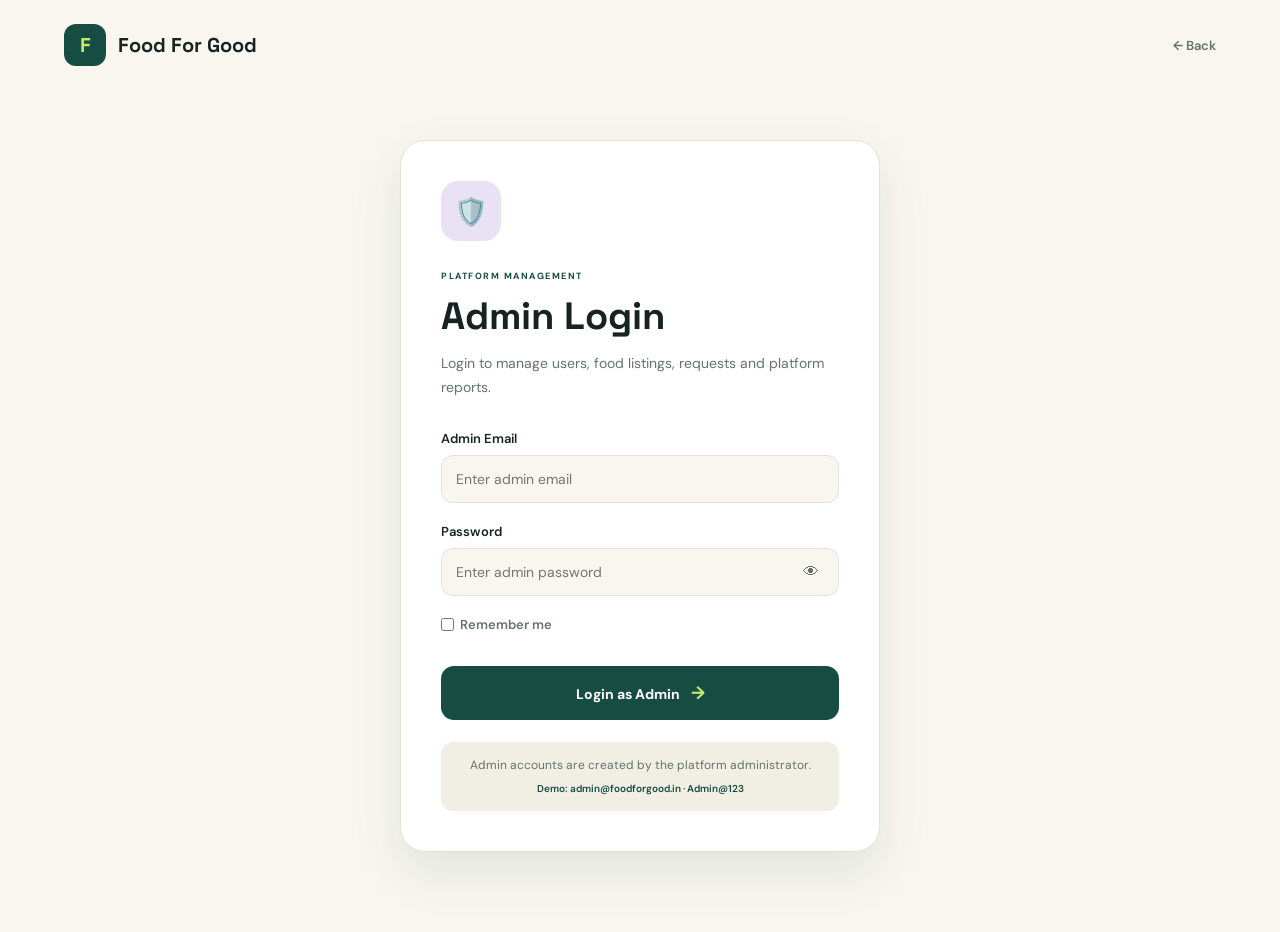
<file: admin-login.html>
<!DOCTYPE html>
<html lang="en">

<head>

    <meta charset="UTF-8">

    <meta name="viewport"
          content="width=device-width, initial-scale=1.0">

    <title>Admin Login | Food For Good</title>

    <link rel="stylesheet" href="role-login.css">
    <link rel="stylesheet" href="dashboard.css">

    <link href="https://fonts.googleapis.com/css2?family=DM+Sans:wght@400;500;600;700&family=Space+Grotesk:wght@500;600;700&display=swap"
          rel="stylesheet">

    <script src="js/store.js" defer></script>
    <script src="js/common.js" defer></script>
    <script src="js/admin-login.js" defer></script>

</head>


<body>


    <header class="navbar">

        <div class="logo">

            <span class="logo-mark">
                F
            </span>

            Food For Good

        </div>


        <a href="login.html"
           class="back">

            ← Back

        </a>

    </header>



    <main class="login-page">


        <div class="login-box">


            <div class="role-icon admin-icon">
                🛡️
            </div>


            <span class="role-label">
                PLATFORM MANAGEMENT
            </span>


            <h1>
                Admin Login
            </h1>


            <p class="intro">
                Login to manage users, food listings,
                requests and platform reports.
            </p>



            <form id="admin-login-form">

                <label for="email">Admin Email</label>
                <input
                    type="email"
                    id="email"
                    name="email"
                    placeholder="Enter admin email"
                    required
                    autocomplete="email"
                >

                <label for="password">Password</label>
                <div class="pw-wrap">
                    <input
                        type="password"
                        id="password"
                        name="password"
                        placeholder="Enter admin password"
                        required
                        minlength="8"
                        autocomplete="current-password"
                    >
                    <button type="button" class="pw-toggle" aria-label="Show password" data-target="password">👁</button>
                </div>

                <div id="login-error" class="form-error" style="display:none"></div>

                <div class="options">
                    <label class="remember">
                        <input type="checkbox" id="remember" name="remember">
                        Remember me
                    </label>
                </div>

                <button type="submit">
                    Login as Admin
                    <span>→</span>
                </button>

            </form>



            <p class="admin-note">
                Admin accounts are created by the platform administrator.<br>
                <small style="display: block; margin-top: 6px; color: #174c42; font-weight: 600;">
                    Demo: admin@foodforgood.in &middot; Admin@123
                </small>
            </p>


        </div>


    </main>


</body>

</html>
</file>
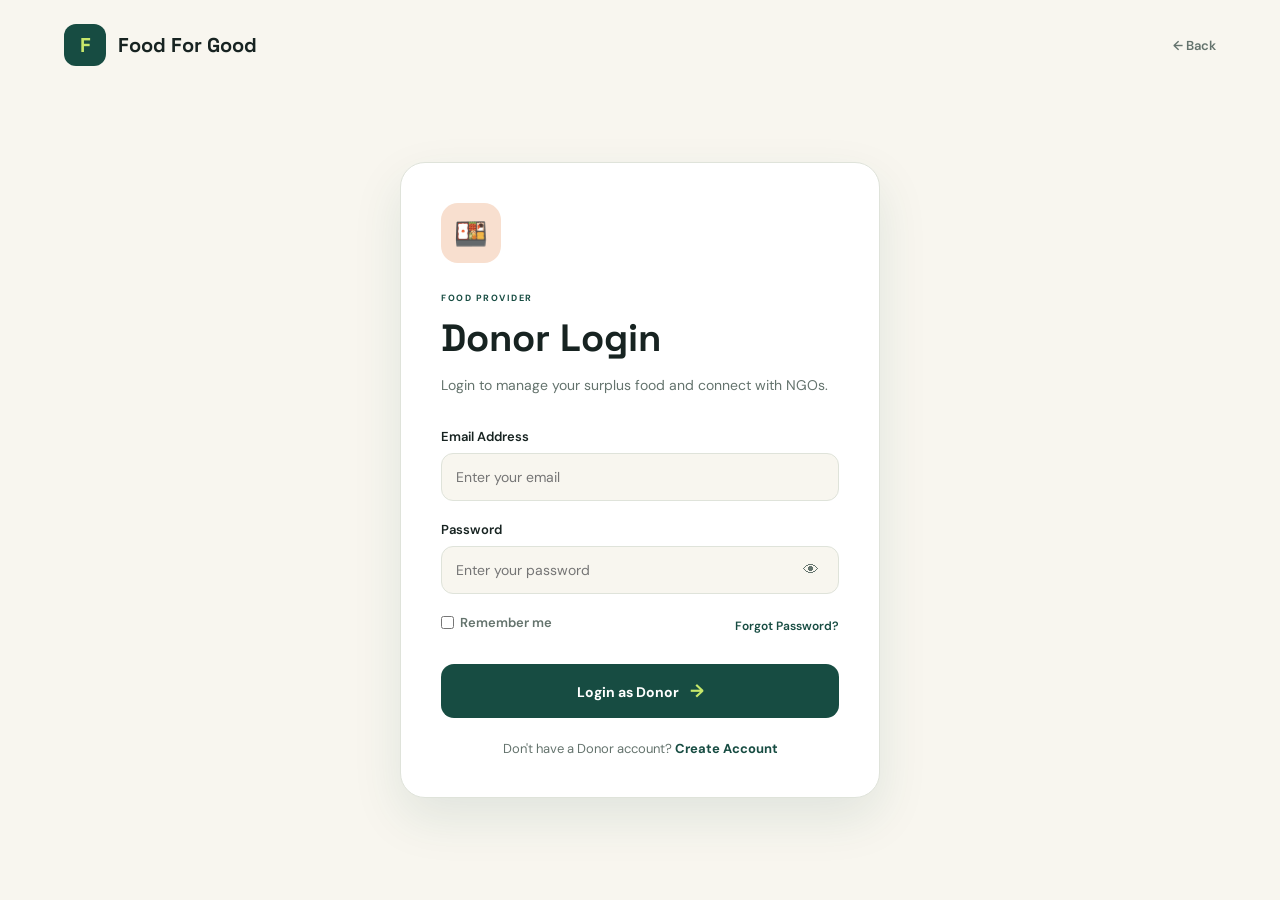
<file: donor-dashboard.html>
<!DOCTYPE html>
<html lang="en">
<head>
    <meta charset="UTF-8">
    <meta name="viewport" content="width=device-width, initial-scale=1.0">
    <title>Donor Dashboard | Food For Good</title>
    <link rel="stylesheet" href="role-login.css">
    <link rel="stylesheet" href="dashboard.css">
    <link href="https://fonts.googleapis.com/css2?family=DM+Sans:wght@400;500;600;700&family=Space+Grotesk:wght@500;600;700&display=swap" rel="stylesheet">
    <script src="js/store.js" defer></script>
    <script src="js/common.js" defer></script>
    <script src="js/donor-dashboard.js" defer></script>
</head>
<body class="dash-body">

    <!-- TOP NAVBAR -->
    <header class="dash-navbar">
        <div class="dash-logo" aria-label="Food For Good">
            <span class="logo-mark">F</span>
            <span class="dash-logo-text">Food For Good</span>
        </div>
        <div class="dash-user">
            <span class="dash-user-name" id="dash-user-name">Loading…</span>
            <button class="dash-logout-btn" id="dash-logout-btn">Logout</button>
        </div>
    </header>

    <div class="dash-layout">

        <!-- SIDEBAR -->
        <nav class="dash-sidebar" id="dash-sidebar">
            <button class="dash-nav-btn active" data-section="overview"><span class="dash-nav-icon">📊</span><span>Overview</span></button>
            <button class="dash-nav-btn" data-section="add-listing"><span class="dash-nav-icon">➕</span><span>Add Food</span></button>
            <button class="dash-nav-btn" data-section="my-listings"><span class="dash-nav-icon">🍱</span><span>My Listings</span></button>
            <button class="dash-nav-btn" data-section="requests"><span class="dash-nav-icon">📋</span><span>Requests</span></button>
            <button class="dash-nav-btn" data-section="history"><span class="dash-nav-icon">🕐</span><span>History</span></button>
            <button class="dash-nav-btn" data-section="profile"><span class="dash-nav-icon">👤</span><span>Profile</span></button>
        </nav>

        <!-- MAIN CONTENT -->
        <main class="dash-main">

            <!-- OVERVIEW -->
            <section id="section-overview" class="dash-section active">
                <h2 class="dash-section-title">Overview</h2>
                <p class="dash-welcome" id="dash-welcome">Welcome back!</p>
                <div class="stat-grid">
                    <div class="stat-card"><div class="stat-icon">🍱</div><div class="stat-value" id="stat-active">0</div><div class="stat-label">Active Listings</div></div>
                    <div class="stat-card"><div class="stat-icon">📋</div><div class="stat-value" id="stat-pending">0</div><div class="stat-label">Pending Requests</div></div>
                    <div class="stat-card"><div class="stat-icon">✅</div><div class="stat-value" id="stat-collected">0</div><div class="stat-label">Collected</div></div>
                    <div class="stat-card"><div class="stat-icon">🌟</div><div class="stat-value" id="stat-distributed">0</div><div class="stat-label">Distributed</div></div>
                </div>
                <div class="impact-box">
                    <h3 class="impact-title">Your Impact</h3>
                    <p class="impact-subtitle">Total food donated (collected + distributed), by unit:</p>
                    <div id="impact-breakdown" class="impact-breakdown">—</div>
                </div>
                <h3 class="dash-sub-title">Recent Activity</h3>
                <div id="recent-activity" class="activity-list"><p class="empty-state">No activity yet. Add your first food listing!</p></div>
            </section>

            <!-- ADD FOOD -->
            <section id="section-add-listing" class="dash-section" style="display:none">
                <h2 class="dash-section-title" id="add-listing-title">Add Surplus Food</h2>
                <div class="login-box signup-box" style="max-width:580px;margin:0">
                    <form id="add-listing-form">
                        <input type="hidden" id="edit-listing-id">
                        <p class="form-section">Food Details</p>
                        <label for="food-name">Food Name <span class="req">*</span></label>
                        <input type="text" id="food-name" name="food_name" placeholder="e.g. Dal Rice, Biryani, Bread Packets" required autocomplete="off">
                        <label>Food Type <span class="req">*</span></label>
                        <div class="food-type-cards">
                            <input type="radio" name="food_type" id="ft-veg" value="veg" required>
                            <label for="ft-veg" class="food-type-card">🥦 Veg</label>
                            <input type="radio" name="food_type" id="ft-nonveg" value="non-veg">
                            <label for="ft-nonveg" class="food-type-card">🍗 Non-veg</label>
                            <input type="radio" name="food_type" id="ft-mixed" value="mixed">
                            <label for="ft-mixed" class="food-type-card">🍱 Mixed</label>
                        </div>
                        <div class="form-row">
                            <div class="form-col">
                                <label for="quantity">Quantity <span class="req">*</span></label>
                                <input type="number" id="quantity" name="quantity" placeholder="e.g. 10" required min="0.5" step="0.5" inputmode="decimal">
                            </div>
                            <div class="form-col">
                                <label for="unit">Unit <span class="req">*</span></label>
                                <select id="unit" name="unit" required>
                                    <option value="" disabled selected>Select unit</option>
                                    <option value="meals">Meals</option>
                                    <option value="kg">Kg</option>
                                    <option value="packets">Packets</option>
                                    <option value="litres">Litres</option>
                                </select>
                            </div>
                        </div>
                        <p class="form-section">Timing</p>
                        <div class="form-row">
                            <div class="form-col">
                                <label for="prepared-at">Prepared At <span class="req">*</span></label>
                                <input type="datetime-local" id="prepared-at" name="prepared_at" required>
                            </div>
                            <div class="form-col">
                                <label for="expires-at">Safe Until <span class="req">*</span></label>
                                <input type="datetime-local" id="expires-at" name="expires_at" required>
                            </div>
                        </div>
                        <div id="time-error" class="form-error" style="display:none"></div>
                        <p class="form-section">Pickup</p>
                        <label for="pickup-address">Pickup Address <span class="req">*</span></label>
                        <textarea id="pickup-address" name="pickup_address" rows="2" required placeholder="Full pickup address"></textarea>
                        <label for="notes">Additional Notes <span class="optional">(optional)</span></label>
                        <textarea id="notes" name="notes" rows="2" placeholder="Allergens, packaging info, etc."></textarea>
                        <div id="listing-msg" class="form-message" style="display:none"></div>
                        <button type="submit" id="add-listing-btn">Save Listing <span>→</span></button>
                        <button type="button" id="cancel-edit-btn" style="display:none;margin-top:10px;background:#64736d">Cancel Edit</button>
                    </form>
                </div>
            </section>

            <!-- MY LISTINGS -->
            <section id="section-my-listings" class="dash-section" style="display:none">
                <h2 class="dash-section-title">My Listings</h2>
                <div class="filter-bar">
                    <div class="filter-chips" id="listing-filter-chips">
                        <button class="chip active" data-filter="all">All</button>
                        <button class="chip" data-filter="available">Available</button>
                        <button class="chip" data-filter="requested">Requested</button>
                        <button class="chip" data-filter="approved">Approved</button>
                        <button class="chip" data-filter="collected">Collected</button>
                        <button class="chip" data-filter="distributed">Distributed</button>
                        <button class="chip" data-filter="expired">Expired/Cancelled</button>
                    </div>
                    <input type="search" class="search-box" id="listing-search" placeholder="Search by food name…">
                </div>
                <div id="listings-container" class="listings-grid"></div>
            </section>

            <!-- REQUESTS -->
            <section id="section-requests" class="dash-section" style="display:none">
                <h2 class="dash-section-title">NGO Requests</h2>
                <div class="requests-groups" id="requests-container"></div>
            </section>

            <!-- HISTORY -->
            <section id="section-history" class="dash-section" style="display:none">
                <div class="dash-section-header">
                    <h2 class="dash-section-title" style="margin-bottom:0">History</h2>
                    <button class="export-btn" id="export-csv-btn">⬇ Export CSV</button>
                </div>
                <div class="history-table-wrap">
                    <table class="history-table" id="history-table">
                        <thead><tr><th>Date</th><th>Food</th><th>Quantity</th><th>NGO</th><th>Status</th></tr></thead>
                        <tbody id="history-tbody"></tbody>
                    </table>
                    <div id="history-empty" class="empty-state" style="display:none">No completed or expired listings yet.</div>
                </div>
            </section>

            <!-- PROFILE -->
            <section id="section-profile" class="dash-section" style="display:none">
                <h2 class="dash-section-title">My Profile</h2>
                <div class="login-box signup-box" style="max-width:580px;margin:0">
                    <form id="profile-form">
                        <p class="form-section">Basic Details</p>
                        <label for="p-email">Email Address</label>
                        <input type="email" id="p-email" name="email" readonly class="readonly-input" autocomplete="email">
                        <label for="p-donor-type">Donor Type <span class="req">*</span></label>
                        <select id="p-donor-type" name="donor_type" required>
                            <option value="restaurant">Restaurant</option>
                            <option value="hotel">Hotel</option>
                            <option value="caterer">Caterer</option>
                            <option value="grocery">Grocery Store</option>
                            <option value="event">Event / Party</option>
                            <option value="individual">Individual</option>
                            <option value="other">Other</option>
                        </select>
                        <label for="p-full-name">Full Name / Contact Person <span class="req">*</span></label>
                        <input type="text" id="p-full-name" name="full_name" required autocomplete="name">
                        <label for="p-org-name">Organization / Business Name <span class="optional">(optional)</span></label>
                        <input type="text" id="p-org-name" name="org_name" autocomplete="organization">
                        <label for="p-phone">Phone Number <span class="req">*</span></label>
                        <input type="tel" id="p-phone" name="phone" required pattern="[6-9][0-9]{9}" maxlength="10" inputmode="numeric" title="Enter a valid 10-digit Indian mobile number">
                        <p class="form-section">Address</p>
                        <label for="p-address">Address <span class="req">*</span></label>
                        <textarea id="p-address" name="address" required rows="2" autocomplete="street-address"></textarea>
                        <div class="form-row">
                            <div class="form-col">
                                <label for="p-city">City <span class="req">*</span></label>
                                <input type="text" id="p-city" name="city" required autocomplete="address-level2">
                            </div>
                            <div class="form-col">
                                <label for="p-pincode">Pincode <span class="req">*</span></label>
                                <input type="text" id="p-pincode" name="pincode" required pattern="[0-9]{6}" maxlength="6" inputmode="numeric" title="Enter a 6-digit pincode">
                            </div>
                        </div>
                        <label for="p-fssai">FSSAI License Number <span class="optional">(optional)</span></label>
                        <input type="text" id="p-fssai" name="fssai_no" pattern="[0-9]{14}" maxlength="14" inputmode="numeric">
                        <div id="profile-msg" class="form-message" style="display:none"></div>
                        <button type="submit">Save Profile <span>→</span></button>
                    </form>
                    <form id="change-pw-form" style="margin-top:32px">
                        <p class="form-section">Change Password</p>
                        <label for="cp-current">Current Password <span class="req">*</span></label>
                        <div class="pw-wrap"><input type="password" id="cp-current" placeholder="Current password" required minlength="8" autocomplete="current-password"><button type="button" class="pw-toggle" data-target="cp-current">👁</button></div>
                        <label for="cp-new">New Password <span class="req">*</span></label>
                        <div class="pw-wrap"><input type="password" id="cp-new" placeholder="New password (min 8 chars)" required minlength="8" autocomplete="new-password"><button type="button" class="pw-toggle" data-target="cp-new">👁</button></div>
                        <label for="cp-confirm">Confirm New Password <span class="req">*</span></label>
                        <div class="pw-wrap"><input type="password" id="cp-confirm" placeholder="Re-enter new password" required minlength="8" autocomplete="new-password"><button type="button" class="pw-toggle" data-target="cp-confirm">👁</button></div>
                        <div id="cp-msg" class="form-message" style="display:none"></div>
                        <button type="submit">Change Password <span>→</span></button>
                    </form>
                    <div style="margin-top:32px;padding-top:20px;border-top:1px dashed #dfe3da;">
                        <p class="form-section">Testing &amp; Demo Settings</p>
                        <label class="remember" style="font-size:13px;display:flex;align-items:center;gap:8px;cursor:pointer;">
                            <input type="checkbox" id="demo-mode-toggle">
                            <span>Enable Demo Mode (shows "Simulate NGO Request" button on listings)</span>
                        </label>
                    </div>
                </div>
            </section>

        </main>
    </div>

    <!-- CONFIRM MODAL -->
    <div id="confirm-modal" class="modal-overlay" style="display:none" role="dialog" aria-modal="true">
        <div class="modal-box">
            <p class="modal-msg" id="modal-msg">Are you sure?</p>
            <div class="modal-actions">
                <button class="modal-cancel" id="modal-cancel">Cancel</button>
                <button class="modal-confirm" id="modal-confirm">Confirm</button>
            </div>
        </div>
    </div>

    <!-- SCHEDULE MODAL -->
    <div id="schedule-modal" class="modal-overlay" style="display:none" role="dialog" aria-modal="true">
        <div class="modal-box">
            <h3 class="modal-title">Schedule Pickup</h3>
            <label for="sm-pickup-time">Pickup Date &amp; Time <span class="req">*</span></label>
            <input type="datetime-local" id="sm-pickup-time" style="width:100%;padding:12px;border:1px solid #dfe3da;border-radius:10px;margin-bottom:14px;font-family:'DM Sans',sans-serif">
            <label for="sm-pickup-person">Pickup Person Name <span class="req">*</span></label>
            <input type="text" id="sm-pickup-person" placeholder="Name of the NGO representative" style="width:100%;padding:12px;border:1px solid #dfe3da;border-radius:10px;margin-bottom:14px;font-family:'DM Sans',sans-serif">
            <div id="sm-error" class="form-error" style="display:none"></div>
            <div class="modal-actions">
                <button class="modal-cancel" id="sm-cancel">Cancel</button>
                <button class="modal-confirm" id="sm-save">Save Schedule</button>
            </div>
        </div>
    </div>

</body>
</html>
</file>
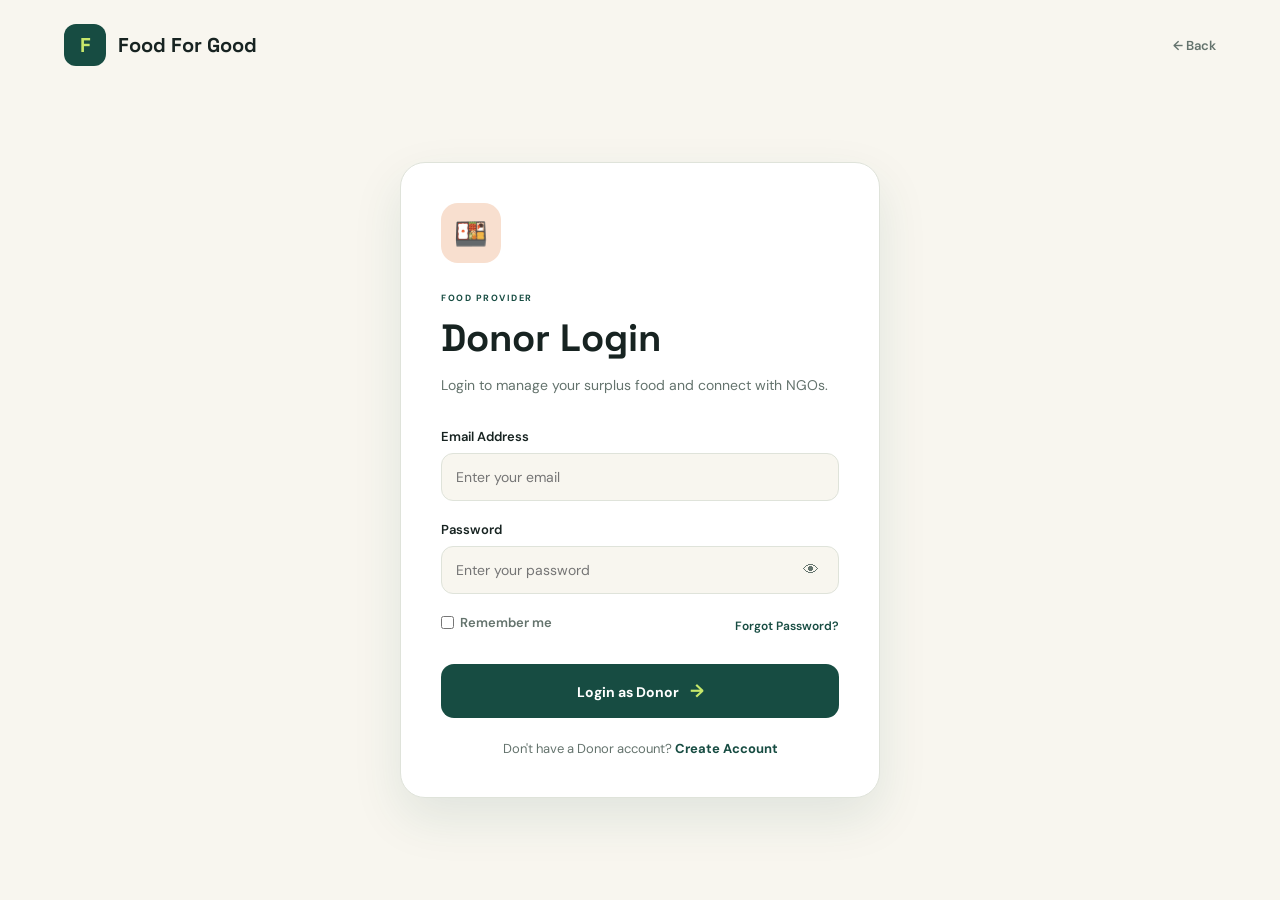
<file: donor-login.html>
<!DOCTYPE html>
<html lang="en">

<head>

    <meta charset="UTF-8">

    <meta name="viewport"
          content="width=device-width, initial-scale=1.0">

    <title>Donor Login | Food For Good</title>

    <link rel="stylesheet" href="role-login.css">
    <link rel="stylesheet" href="dashboard.css">

    <link href="https://fonts.googleapis.com/css2?family=DM+Sans:wght@400;500;600;700&family=Space+Grotesk:wght@500;600;700&display=swap"
          rel="stylesheet">

    <script src="js/store.js" defer></script>
    <script src="js/common.js" defer></script>
    <script src="js/donor-login.js" defer></script>

</head>


<body>


    <header class="navbar">

        <div class="logo">

            <span class="logo-mark">
                F
            </span>

            Food For Good

        </div>


        <a href="login.html"
           class="back">

            ← Back

        </a>

    </header>



    <main class="login-page">


        <div class="login-box">


            <div class="role-icon donor-icon">
                🍱
            </div>


            <span class="role-label">
                FOOD PROVIDER
            </span>


            <h1>
                Donor Login
            </h1>


            <p class="intro">
                Login to manage your surplus food
                and connect with NGOs.
            </p>



            <form id="donor-login-form">

                <label for="email">Email Address</label>
                <input
                    type="email"
                    id="email"
                    name="email"
                    placeholder="Enter your email"
                    required
                    autocomplete="email"
                >

                <label for="password">Password</label>
                <div class="pw-wrap">
                    <input
                        type="password"
                        id="password"
                        name="password"
                        placeholder="Enter your password"
                        required
                        minlength="8"
                        autocomplete="current-password"
                    >
                    <button type="button" class="pw-toggle" aria-label="Show password" data-target="password">👁</button>
                </div>

                <div id="login-error" class="form-error" style="display:none"></div>

                <div class="options">
                    <label class="remember">
                        <input type="checkbox" id="remember" name="remember">
                        Remember me
                    </label>
                    <a href="#" id="forgot-link">Forgot Password?</a>
                </div>

                <!-- Forgot password inline panel -->
                <div id="forgot-panel" style="display:none" class="forgot-panel">
                    <p class="form-section" style="margin-top:0">Reset Password</p>
                    <p style="font-size:13px;color:#64736d;margin-bottom:14px">Enter your registered email and phone number to reset your password.</p>
                    <label for="fp-email">Email Address</label>
                    <input type="email" id="fp-email" placeholder="Registered email" autocomplete="email">
                    <label for="fp-phone">Phone Number</label>
                    <input type="tel" id="fp-phone" placeholder="Registered 10-digit mobile" pattern="[6-9][0-9]{9}" maxlength="10" inputmode="numeric">
                    <label for="fp-new-pw">New Password</label>
                    <input type="password" id="fp-new-pw" placeholder="New password (min 8 chars)" minlength="8" autocomplete="new-password">
                    <label for="fp-confirm-pw">Confirm New Password</label>
                    <input type="password" id="fp-confirm-pw" placeholder="Re-enter new password" autocomplete="new-password">
                    <div id="fp-error" class="form-error" style="display:none"></div>
                    <div id="fp-success" class="form-message form-message--success" style="display:none"></div>
                    <button type="button" id="fp-submit" class="fp-btn">Reset Password</button>
                    <a href="#" id="fp-cancel" style="display:block;text-align:center;margin-top:12px;font-size:13px;color:#64736d">← Back to Login</a>
                </div>

                <button type="submit">
                    Login as Donor
                    <span>→</span>
                </button>

            </form>



            <p class="bottom-text">

                Don't have a Donor account?

                <a href="donor-signup.html">
                    Create Account
                </a>

            </p>


        </div>


    </main>


</body>

</html>
</file>
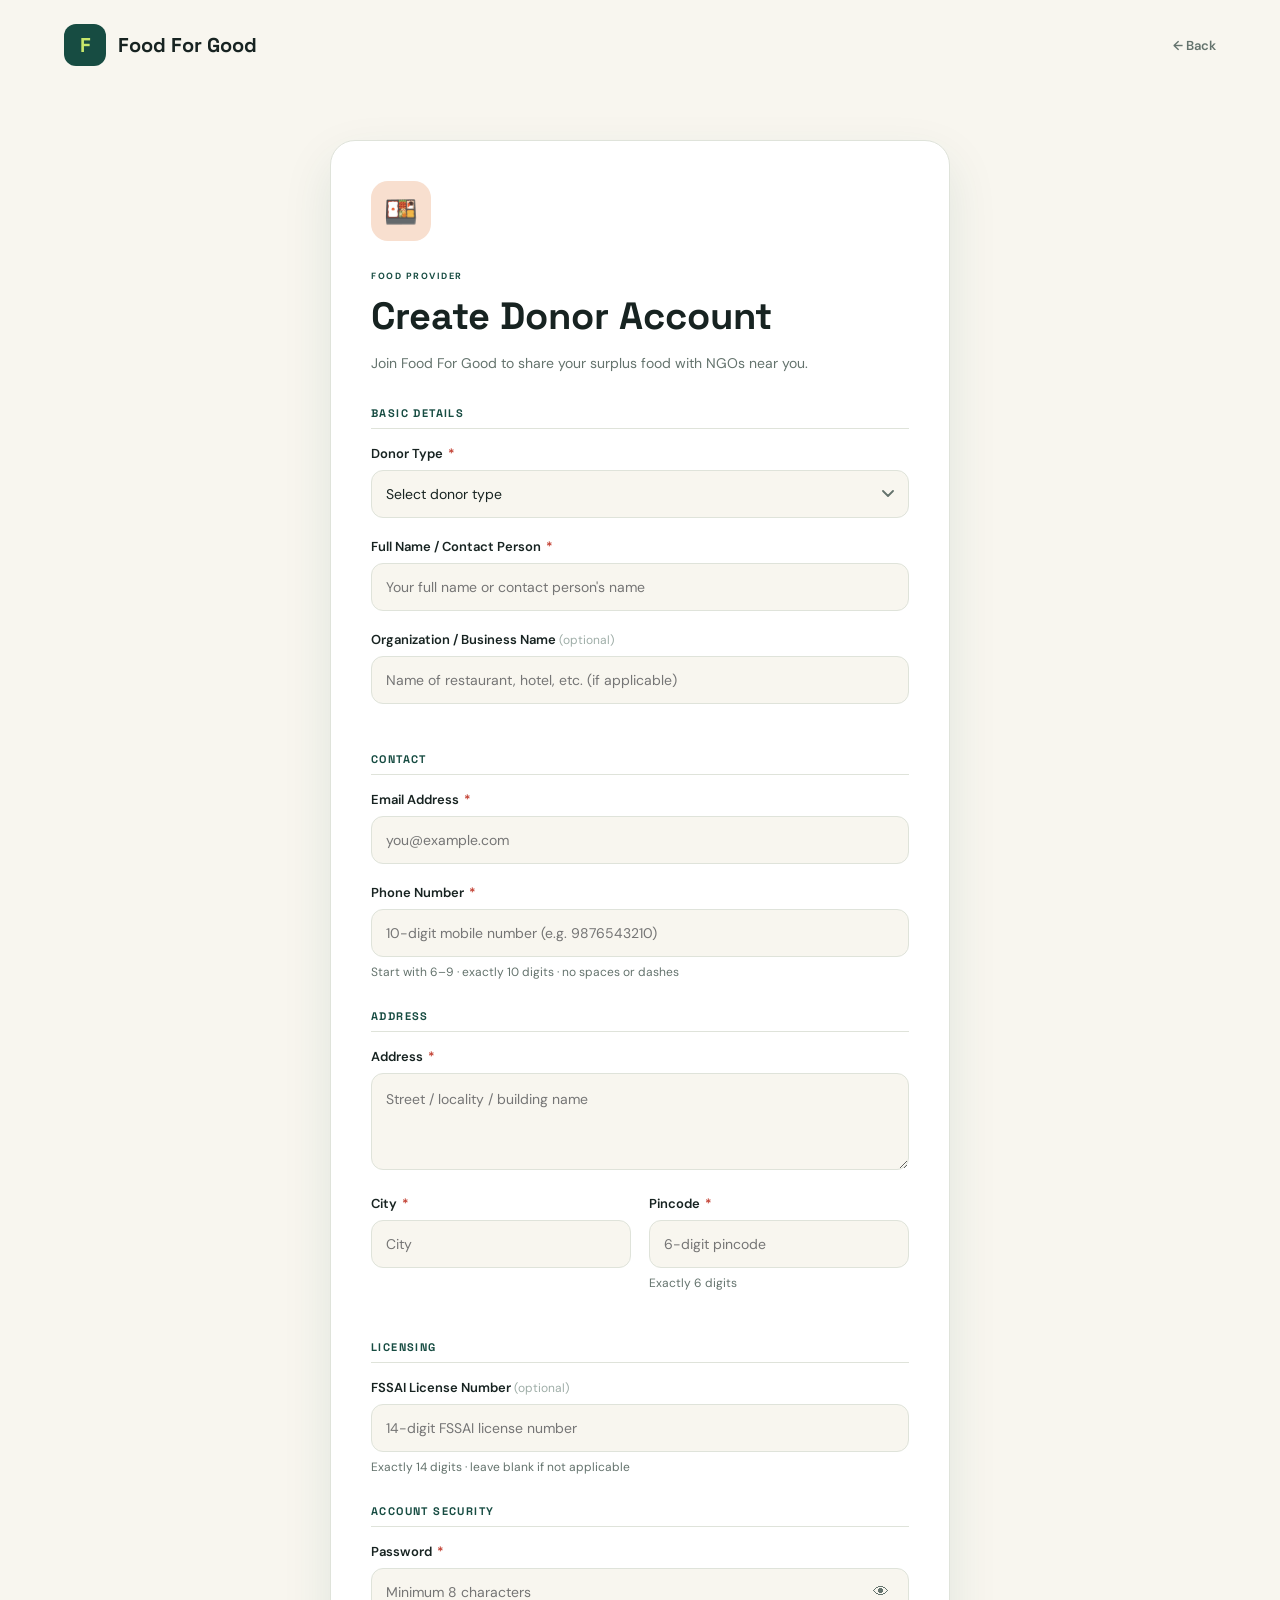
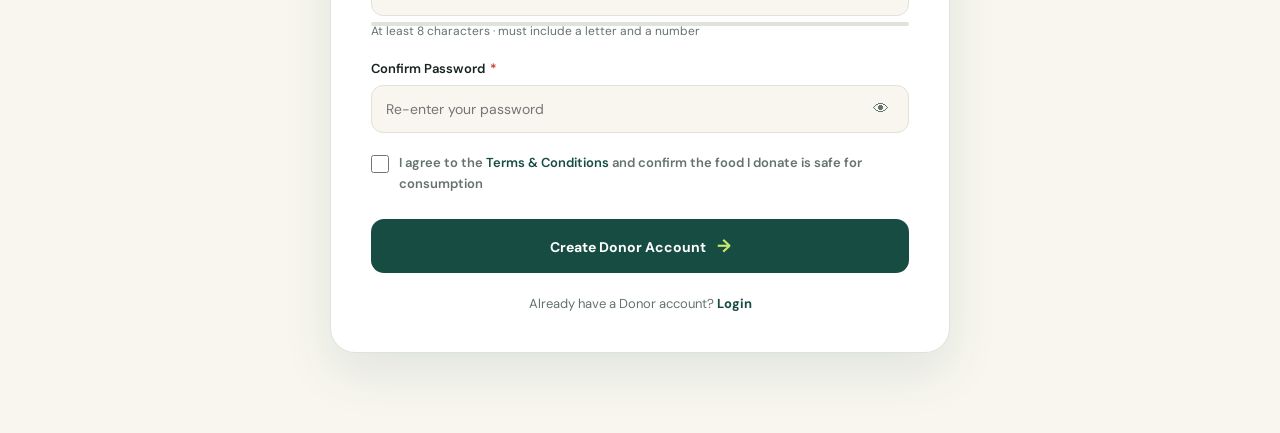
<file: donor-signup.html>
<!DOCTYPE html>
<html lang="en">

<head>

    <meta charset="UTF-8">

    <meta name="viewport"
          content="width=device-width, initial-scale=1.0">

    <title>Create Donor Account | Food For Good</title>

    <link rel="stylesheet" href="role-login.css">
    <link rel="stylesheet" href="dashboard.css">

    <link href="https://fonts.googleapis.com/css2?family=DM+Sans:wght@400;500;600;700&family=Space+Grotesk:wght@500;600;700&display=swap"
          rel="stylesheet">

    <script src="js/store.js" defer></script>
    <script src="js/common.js" defer></script>
    <script src="js/donor-signup.js" defer></script>

</head>


<body>


    <header class="navbar">

        <div class="logo">

            <span class="logo-mark">
                F
            </span>

            Food For Good

        </div>


        <a href="donor-login.html"
           class="back">

            ← Back

        </a>

    </header>



    <main class="login-page">


        <div class="login-box signup-box">


            <div class="role-icon donor-icon">
                🍱
            </div>


            <span class="role-label">
                FOOD PROVIDER
            </span>


            <h1>
                Create Donor Account
            </h1>


            <p class="intro">
                Join Food For Good to share your surplus food with NGOs near you.
            </p>



            <form id="donor-signup-form" method="post">


                <!-- ── Basic Details ───────────────────────────────── -->

                <p class="form-section">Basic Details</p>


                <label for="donor-type">
                    Donor Type <span class="req">*</span>
                </label>

                <select
                    id="donor-type"
                    name="donor_type"
                    required
                    autocomplete="organization-type"
                >
                    <option value="" disabled selected>Select donor type</option>
                    <option value="restaurant">Restaurant</option>
                    <option value="hotel">Hotel</option>
                    <option value="caterer">Caterer</option>
                    <option value="grocery">Grocery Store</option>
                    <option value="event">Event / Party</option>
                    <option value="individual">Individual</option>
                    <option value="other">Other</option>
                </select>


                <label for="full-name">
                    Full Name / Contact Person <span class="req">*</span>
                </label>

                <input
                    type="text"
                    id="full-name"
                    name="full_name"
                    placeholder="Your full name or contact person's name"
                    required
                    autocomplete="name"
                >


                <div id="org-name-wrap">

                <label for="org-name">
                    Organization / Business Name
                    <span class="optional">(optional)</span>
                </label>

                <input
                    type="text"
                    id="org-name"
                    name="org_name"
                    placeholder="Name of restaurant, hotel, etc. (if applicable)"
                    autocomplete="organization"
                >

                </div>


                <!-- ── Contact ──────────────────────────────────────── -->

                <p class="form-section">Contact</p>


                <label for="email">
                    Email Address <span class="req">*</span>
                </label>

                <input
                    type="email"
                    id="email"
                    name="email"
                    placeholder="you@example.com"
                    required
                    autocomplete="email"
                    inputmode="email"
                >


                <label for="phone">
                    Phone Number <span class="req">*</span>
                </label>

                <input
                    type="tel"
                    id="phone"
                    name="phone"
                    placeholder="10-digit mobile number (e.g. 9876543210)"
                    required
                    pattern="[6-9][0-9]{9}"
                    maxlength="10"
                    autocomplete="tel-national"
                    inputmode="numeric"
                    title="Enter a valid 10-digit Indian mobile number starting with 6, 7, 8 or 9"
                >
                <span class="field-hint">Start with 6–9 · exactly 10 digits · no spaces or dashes</span>


                <!-- ── Address ─────────────────────────────────────── -->

                <p class="form-section">Address</p>


                <label for="address">
                    Address <span class="req">*</span>
                </label>

                <textarea
                    id="address"
                    name="address"
                    placeholder="Street / locality / building name"
                    required
                    rows="3"
                    autocomplete="street-address"
                ></textarea>


                <div class="form-row">

                    <div class="form-col">

                        <label for="city">
                            City <span class="req">*</span>
                        </label>

                        <input
                            type="text"
                            id="city"
                            name="city"
                            placeholder="City"
                            required
                            autocomplete="address-level2"
                        >

                    </div>

                    <div class="form-col">

                        <label for="pincode">
                            Pincode <span class="req">*</span>
                        </label>

                        <input
                            type="text"
                            id="pincode"
                            name="pincode"
                            placeholder="6-digit pincode"
                            required
                            pattern="[0-9]{6}"
                            maxlength="6"
                            autocomplete="postal-code"
                            inputmode="numeric"
                            title="Enter a valid 6-digit Indian pincode"
                        >
                        <span class="field-hint">Exactly 6 digits</span>

                    </div>

                </div>


                <!-- ── Licensing ───────────────────────────────────── -->

                <p class="form-section">Licensing</p>


                <label for="fssai">
                    FSSAI License Number
                    <span class="optional">(optional)</span>
                </label>

                <input
                    type="text"
                    id="fssai"
                    name="fssai"
                    placeholder="14-digit FSSAI license number"
                    pattern="[0-9]{14}"
                    maxlength="14"
                    autocomplete="off"
                    inputmode="numeric"
                    title="Enter your 14-digit FSSAI license number (digits only)"
                >
                <span class="field-hint">Exactly 14 digits · leave blank if not applicable</span>


                <!-- ── Account Security ───────────────────────────── -->

                <p class="form-section">Account Security</p>


                <label for="password">
                    Password <span class="req">*</span>
                </label>

                <div class="pw-wrap">
                  <input type="password" id="password" name="password" placeholder="Minimum 8 characters" required minlength="8" autocomplete="new-password" title="Password must be at least 8 characters long">
                  <button type="button" class="pw-toggle" aria-label="Show password" data-target="password">👁</button>
                </div>
                <div class="strength-bar-wrap"><div class="strength-bar" id="pw-strength-bar"></div></div>
                <span class="strength-label" id="pw-strength-label"></span>
                <span class="field-hint">At least 8 characters · must include a letter and a number</span>


                <label for="confirm-password">
                    Confirm Password <span class="req">*</span>
                </label>

                <div class="pw-wrap">
                  <input type="password" id="confirm-password" name="confirm_password" placeholder="Re-enter your password" required minlength="8" autocomplete="new-password" title="Re-enter your password to confirm">
                  <button type="button" class="pw-toggle" aria-label="Show confirm password" data-target="confirm-password">👁</button>
                </div>
                <span id="pw-match-error" class="form-error" style="display:none">Passwords do not match.</span>


                <!-- ── Agreement ──────────────────────────────────── -->

                <label class="checkbox-label">

                    <input
                        type="checkbox"
                        id="agree"
                        name="agree"
                        required
                    >

                    <span>
                        I agree to the
                        <a href="#" class="inline-link">Terms &amp; Conditions</a>
                        and confirm the food I donate is safe for consumption
                    </span>

                </label>


                <button type="submit">

                    Create Donor Account

                    <span>→</span>

                </button>


                <div id="signup-message" class="form-message" style="display:none"></div>

            </form>



            <p class="bottom-text">

                Already have a Donor account?

                <a href="donor-login.html">
                    Login
                </a>

            </p>


        </div>


    </main>


</body>

</html>
</file>
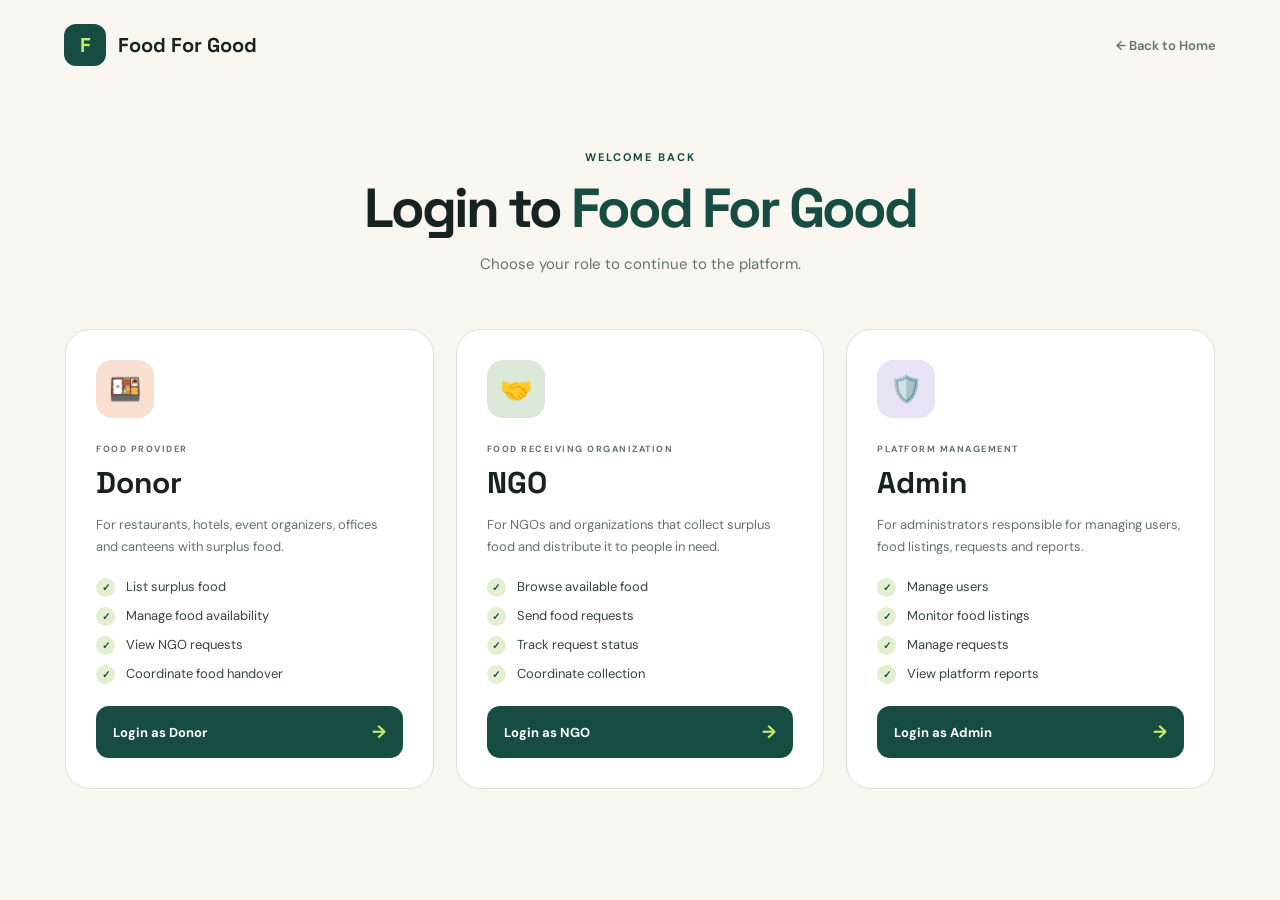
<file: login.html>
<!DOCTYPE html>
<html lang="en">

<head>

    <meta charset="UTF-8">

    <meta name="viewport"
          content="width=device-width, initial-scale=1.0">

    <title>Login | Food For Good</title>

    <link rel="stylesheet" href="login.css">

    <link href="https://fonts.googleapis.com/css2?family=DM+Sans:wght@400;500;600;700&family=Space+Grotesk:wght@500;600;700&display=swap"
          rel="stylesheet">

    <script src="js/store.js" defer></script>
    <script src="js/common.js" defer></script>
    <script src="js/login-page.js" defer></script>

</head>


<body>




    <header class="navbar">

        <div class="logo">

            <span class="logo-mark">
                F
            </span>

            <span>
                Food For Good
            </span>

        </div>


        <a href="index.html"
           class="back-home">

            ← Back to Home

        </a>

    </header>



    <!-- LOGIN -->

    <main class="login-container">


        <div class="login-heading">

            <span class="small-title">
                WELCOME BACK
            </span>


            <h1>

                Login to
                <span>Food For Good</span>

            </h1>


            <p>
                Choose your role to continue to the platform.
            </p>

        </div>




        <div class="role-container">



            <div class="role-card donor-card">

                <div class="role-icon">
                    🍱
                </div>


                <span class="role-label">
                    FOOD PROVIDER
                </span>


                <h2>
                    Donor
                </h2>


                <p>
                    For restaurants, hotels, event organizers,
                    offices and canteens with surplus food.
                </p>


                <ul>

                    <li>
                        List surplus food
                    </li>

                    <li>
                        Manage food availability
                    </li>

                    <li>
                        View NGO requests
                    </li>

                    <li>
                        Coordinate food handover
                    </li>

                </ul>


                <a href="donor-login.html"
                   class="login-btn">

                    Login as Donor

                    <span>
                        →
                    </span>

                </a>

            </div>



      

            <div class="role-card ngo-card">

                <div class="role-icon">
                    🤝
                </div>


                <span class="role-label">
                    FOOD RECEIVING ORGANIZATION
                </span>


                <h2>
                    NGO
                </h2>


                <p>
                    For NGOs and organizations that collect
                    surplus food and distribute it to people in need.
                </p>


                <ul>

                    <li>
                        Browse available food
                    </li>

                    <li>
                        Send food requests
                    </li>

                    <li>
                        Track request status
                    </li>

                    <li>
                        Coordinate collection
                    </li>

                </ul>


                <a href="ngo-login.html"
                   class="login-btn">

                    Login as NGO

                    <span>
                        →
                    </span>

                </a>

            </div>



     

            <div class="role-card admin-card">

                <div class="role-icon">
                    🛡️
                </div>


                <span class="role-label">
                    PLATFORM MANAGEMENT
                </span>


                <h2>
                    Admin
                </h2>


                <p>
                    For administrators responsible for managing
                    users, food listings, requests and reports.
                </p>


                <ul>

                    <li>
                        Manage users
                    </li>

                    <li>
                        Monitor food listings
                    </li>

                    <li>
                        Manage requests
                    </li>

                    <li>
                        View platform reports
                    </li>

                </ul>


                <a href="admin-login.html"
                   class="login-btn">

                    Login as Admin

                    <span>
                        →
                    </span>

                </a>

            </div>


        </div>


    </main>


</body>

</html>
</file>
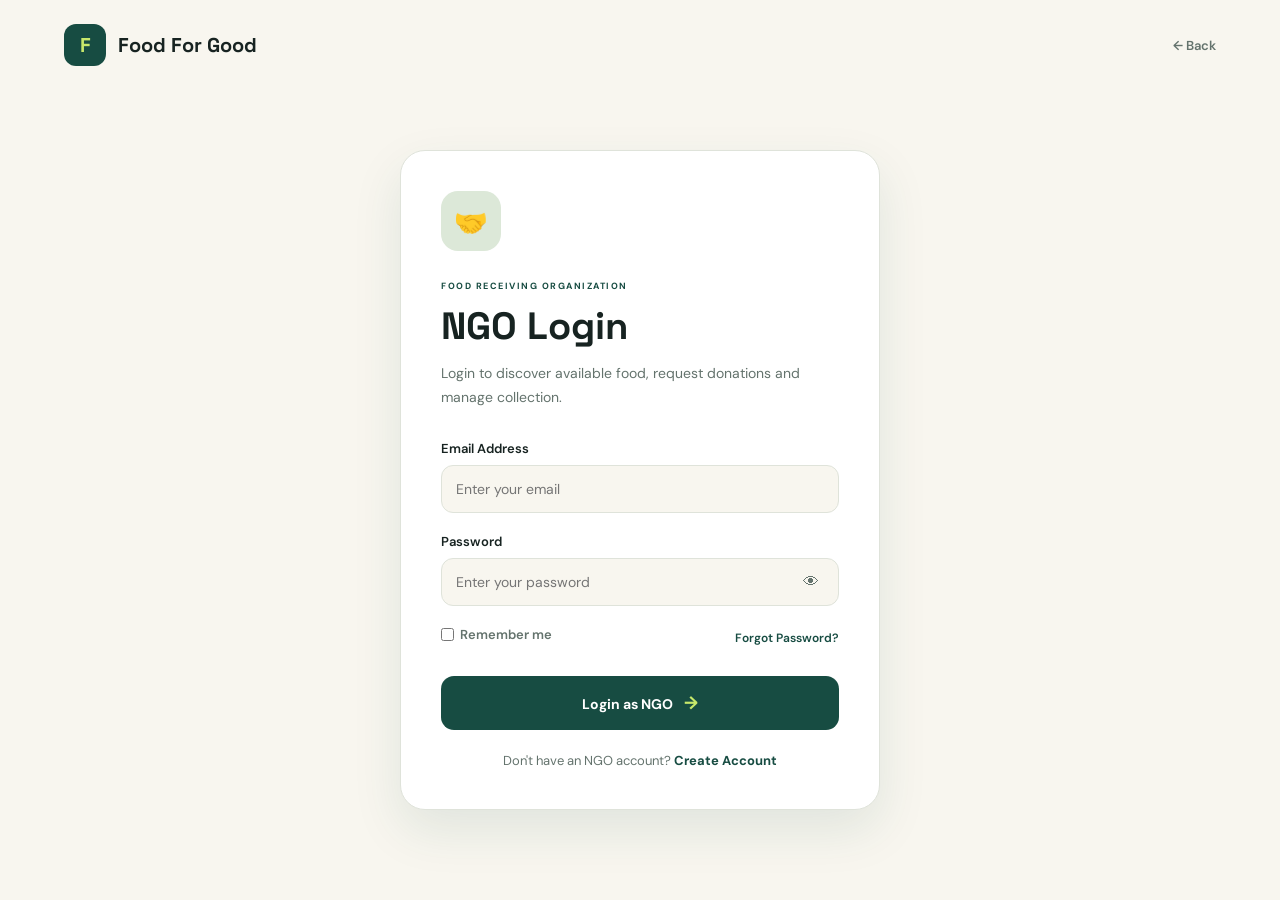
<file: ngo-dashboard.html>
<!DOCTYPE html>
<html lang="en">
<head>
    <meta charset="UTF-8">
    <meta name="viewport" content="width=device-width, initial-scale=1.0">
    <title>NGO Dashboard | Food For Good</title>
    <link rel="stylesheet" href="role-login.css">
    <link rel="stylesheet" href="dashboard.css">
    <link href="https://fonts.googleapis.com/css2?family=DM+Sans:wght@400;500;600;700&family=Space+Grotesk:wght@500;600;700&display=swap" rel="stylesheet">
    <script src="js/store.js" defer></script>
    <script src="js/common.js" defer></script>
    <script src="js/ngo-dashboard.js" defer></script>
</head>
<body class="dash-body">

    <!-- TOP NAVBAR -->
    <header class="dash-navbar">
        <div class="dash-logo" aria-label="Food For Good">
            <span class="logo-mark">F</span>
            <span class="dash-logo-text">Food For Good</span>
        </div>
        <div class="dash-user">
            <span class="dash-user-name" id="dash-user-name">Loading…</span>
            <button class="dash-logout-btn" id="dash-logout-btn">Logout</button>
        </div>
    </header>

    <div class="dash-layout">

        <!-- SIDEBAR -->
        <nav class="dash-sidebar" id="dash-sidebar">
            <button class="dash-nav-btn active" data-section="overview"><span class="dash-nav-icon">📊</span><span>Overview</span></button>
            <button class="dash-nav-btn" data-section="browse"><span class="dash-nav-icon">🥦</span><span>Browse Food</span></button>
            <button class="dash-nav-btn" data-section="requests"><span class="dash-nav-icon">📋</span><span>My Requests</span></button>
            <button class="dash-nav-btn" data-section="distributions"><span class="dash-nav-icon">🌟</span><span>Distributions</span></button>
            <button class="dash-nav-btn" data-section="profile"><span class="dash-nav-icon">👤</span><span>Profile</span></button>
        </nav>

        <!-- MAIN CONTENT -->
        <main class="dash-main">

            <!-- Global Verification Banner -->
            <div id="verification-banner-wrap"></div>

            <!-- 1. OVERVIEW -->
            <section id="section-overview" class="dash-section active">
                <div style="display:flex;align-items:center;justify-content:space-between;flex-wrap:wrap;gap:12px;margin-bottom:8px;">
                    <div>
                        <h2 class="dash-section-title" style="margin-bottom:4px;">Overview</h2>
                        <p class="dash-welcome" id="dash-welcome">Welcome back!</p>
                    </div>
                    <div>
                        <span id="overview-status-badge" class="status-badge" style="padding:6px 14px;font-size:12px;">Loading…</span>
                    </div>
                </div>

                <div class="stat-grid">
                    <div class="stat-card">
                        <div class="stat-icon">📍</div>
                        <div class="stat-value" id="stat-food-near">0</div>
                        <div class="stat-label">Food Near You</div>
                    </div>
                    <div class="stat-card">
                        <div class="stat-icon">📋</div>
                        <div class="stat-value" id="stat-pending-req">0</div>
                        <div class="stat-label">Pending Requests</div>
                    </div>
                    <div class="stat-card">
                        <div class="stat-icon">🚚</div>
                        <div class="stat-value" id="stat-scheduled-pickups">0</div>
                        <div class="stat-label">Pickups Scheduled</div>
                    </div>
                    <div class="stat-card">
                        <div class="stat-icon">🍲</div>
                        <div class="stat-value" id="stat-people-served">0</div>
                        <div class="stat-label">People Served</div>
                    </div>
                </div>

                <!-- Expiring soon list -->
                <h3 class="dash-sub-title" style="margin-top:28px;">Expiring Soon Near You (&lt; 3 hours)</h3>
                <div id="expiring-soon-container" class="listings-grid">
                    <p class="empty-state">No food expiring within 3 hours in your city.</p>
                </div>

                <!-- Recent activity -->
                <h3 class="dash-sub-title" style="margin-top:28px;">Recent Activity</h3>
                <div id="recent-activity" class="activity-list">
                    <p class="empty-state">No recent activity found.</p>
                </div>
            </section>

            <!-- 2. BROWSE FOOD -->
            <section id="section-browse" class="dash-section" style="display:none">
                <div style="display:flex;align-items:center;justify-content:space-between;flex-wrap:wrap;gap:10px;margin-bottom:4px;">
                    <h2 class="dash-section-title" style="margin:0;">Browse Surplus Food</h2>
                    <button id="browse-refresh-btn" style="background:#f0f7ee;border:1px solid #dfe3da;color:#174c42;font-size:13px;font-weight:600;padding:7px 16px;border-radius:10px;cursor:pointer;display:inline-flex;align-items:center;gap:6px;" title="Reload latest listings">🔄 Refresh Listings</button>
                </div>
                <p style="color:#64736d;font-size:14px;margin-top:4px;margin-bottom:20px;">Discover available donations from verified food providers and request pickup.</p>

                <!-- Debug Info Panel (auto-hidden when listings are found) -->
                <div id="browse-debug-panel" style="display:none;background:#fff8e7;border:1px solid #f0c27a;border-radius:12px;padding:14px 18px;margin-bottom:16px;font-size:13px;color:#5a3e00;">
                    <strong>🔍 Listing Scan Results:</strong>
                    <div id="browse-debug-info" style="margin-top:8px;line-height:1.8;"></div>
                </div>

                <!-- Filters -->
                <div class="browse-filter-bar">
                    <select id="browse-city" class="filter-select" aria-label="Filter by City">
                        <option value="my_city">My City</option>
                        <option value="all">All Cities</option>
                    </select>

                    <select id="browse-type" class="filter-select" aria-label="Filter by Food Type">
                        <option value="all">All Types</option>
                        <option value="veg">🥦 Veg</option>
                        <option value="non-veg">🍗 Non-veg</option>
                        <option value="mixed">🍱 Mixed</option>
                    </select>

                    <select id="browse-expiry" class="filter-select" aria-label="Filter by Expiry">
                        <option value="all">Safe Time: Any</option>
                        <option value="1">Expiring in 1 hour</option>
                        <option value="3">Expiring in 3 hours</option>
                        <option value="6">Expiring in 6 hours</option>
                    </select>

                    <select id="browse-sort" class="filter-select" aria-label="Sort By">
                        <option value="nearest" selected>📍 Nearest to You (Priority)</option>
                        <option value="expiring_soonest">Expiring Soonest</option>
                        <option value="newest">Newest First</option>
                        <option value="largest_qty">Largest Quantity</option>
                    </select>

                    <input type="search" class="search-box" id="browse-search" placeholder="Search by food or donor name…" style="flex:1;min-width:180px;">
                </div>

                <div id="browse-grid" class="listings-grid"></div>
                <div id="browse-empty" class="empty-state" style="display:none">No food donations match your current filters.</div>
            </section>

            <!-- 3. MY REQUESTS -->
            <section id="section-requests" class="dash-section" style="display:none">
                <h2 class="dash-section-title">My Requests</h2>
                <div class="filter-bar" style="margin-bottom:20px;">
                    <div class="filter-chips" id="requests-filter-chips">
                        <button class="chip active" data-tab="pending">Pending (<span id="count-pending">0</span>)</button>
                        <button class="chip" data-tab="approved">Approved (<span id="count-approved">0</span>)</button>
                        <button class="chip" data-tab="completed">Completed (<span id="count-completed">0</span>)</button>
                        <button class="chip" data-tab="rejected">Rejected / Cancelled (<span id="count-rejected">0</span>)</button>
                    </div>
                </div>

                <div id="requests-grid" class="requests-groups"></div>
                <div id="requests-empty" class="empty-state" style="display:none">No requests found in this category.</div>
            </section>

            <!-- 4. DISTRIBUTIONS -->
            <section id="section-distributions" class="dash-section" style="display:none">
                <h2 class="dash-section-title">Distributions</h2>
                <p style="color:#64736d;font-size:14px;margin-top:-8px;margin-bottom:20px;">Log the distribution of collected food to beneficiaries to track community impact.</p>

                <!-- Pending distributions -->
                <h3 class="dash-sub-title">Food Collected Awaiting Distribution Record</h3>
                <div id="pending-dist-grid" class="listings-grid" style="margin-bottom:32px;"></div>
                <div id="pending-dist-empty" class="empty-state" style="display:none;margin-bottom:32px;">All collected food donations have been recorded as distributed.</div>

                <!-- Past distributions table -->
                <div class="dash-section-header">
                    <h3 class="dash-sub-title" style="margin-bottom:0">Past Distribution History</h3>
                    <button class="export-btn" id="export-dist-csv-btn">⬇ Export CSV</button>
                </div>
                <div class="history-table-wrap">
                    <table class="history-table" id="dist-table">
                        <thead>
                            <tr>
                                <th>Distributed Date</th>
                                <th>Food Name</th>
                                <th>Quantity</th>
                                <th>Donor</th>
                                <th>Distribution Location</th>
                                <th>People Served</th>
                                <th>Remarks</th>
                            </tr>
                        </thead>
                        <tbody id="dist-tbody"></tbody>
                    </table>
                    <div id="dist-empty" class="empty-state" style="display:none">No completed distributions recorded yet.</div>
                </div>
            </section>

            <!-- 5. PROFILE -->
            <section id="section-profile" class="dash-section" style="display:none">
                <h2 class="dash-section-title">Organization Profile</h2>
                <div class="login-box signup-box" style="max-width:620px;margin:0">
                    <form id="ngo-profile-form">
                        <p class="form-section">Registration &amp; Verification</p>
                        <div class="form-row">
                            <div class="form-col">
                                <label for="np-email">Email Address</label>
                                <input type="email" id="np-email" readonly class="readonly-input">
                            </div>
                            <div class="form-col">
                                <label for="np-reg-number">Registration Number</label>
                                <input type="text" id="np-reg-number" readonly class="readonly-input">
                            </div>
                        </div>

                        <div class="form-row">
                            <div class="form-col">
                                <label>Verification Status</label>
                                <input type="text" id="np-vstatus" readonly class="readonly-input" style="font-weight:700;">
                            </div>
                            <div class="form-col">
                                <label>Certificate on File</label>
                                <input type="text" id="np-cert-file" readonly class="readonly-input">
                            </div>
                        </div>

                        <p class="form-section">Organization Details</p>
                        <label for="np-org-name">NGO / Organization Name <span class="req">*</span></label>
                        <input type="text" id="np-org-name" name="ngo_name" required autocomplete="organization">

                        <div class="form-row">
                            <div class="form-col">
                                <label for="np-contact-name">Contact Person Name <span class="req">*</span></label>
                                <input type="text" id="np-contact-name" name="contact_name" required autocomplete="name">
                            </div>
                            <div class="form-col">
                                <label for="np-designation">Designation <span class="req">*</span></label>
                                <input type="text" id="np-designation" name="designation" required>
                            </div>
                        </div>

                        <label for="np-phone">Phone Number <span class="req">*</span></label>
                        <input type="tel" id="np-phone" name="phone" required pattern="[6-9][0-9]{9}" maxlength="10" inputmode="numeric" title="Enter a 10-digit mobile number">

                        <p class="form-section">Address</p>
                        <label for="np-address">Address <span class="req">*</span></label>
                        <textarea id="np-address" name="address" required rows="2" autocomplete="street-address"></textarea>

                        <div class="form-row">
                            <div class="form-col">
                                <label for="np-city">City <span class="req">*</span></label>
                                <input type="text" id="np-city" name="city" required autocomplete="address-level2">
                            </div>
                            <div class="form-col">
                                <label for="np-pincode">Pincode <span class="req">*</span></label>
                                <input type="text" id="np-pincode" name="pincode" required pattern="[0-9]{6}" maxlength="6" inputmode="numeric" title="Enter a 6-digit pincode">
                            </div>
                        </div>

                        <p class="form-section">Operations</p>
                        <label for="np-people-served">Approximate People Served Daily <span class="req">*</span></label>
                        <input type="number" id="np-people-served" name="people_served" required min="1" step="1">

                        <label>Pickup Capability <span class="req">*</span></label>
                        <div class="pickup-options" style="margin-bottom:20px;">
                            <label class="pickup-card">
                                <input type="radio" name="pickup_capability" value="own_vehicle" id="np-cap-vehicle" required>
                                <div class="pickup-content">
                                    <span class="pickup-icon">🚐</span>
                                    <span class="pickup-title">We have our own vehicle</span>
                                    <span class="pickup-desc">Can collect directly from the donor</span>
                                </div>
                            </label>
                            <label class="pickup-card">
                                <input type="radio" name="pickup_capability" value="needs_delivery" id="np-cap-delivery">
                                <div class="pickup-content">
                                    <span class="pickup-icon">📦</span>
                                    <span class="pickup-title">Need food delivered</span>
                                    <span class="pickup-desc">Requires donor or volunteer drop-off</span>
                                </div>
                            </label>
                        </div>

                        <div id="profile-msg" class="form-message" style="display:none"></div>
                        <button type="submit" id="save-profile-btn">Save Profile <span>→</span></button>
                    </form>

                    <!-- Change Password Form -->
                    <form id="ngo-pw-form" style="margin-top:32px;padding-top:24px;border-top:1px dashed #dfe3da;">
                        <p class="form-section">Change Password</p>
                        <label for="np-cp-current">Current Password <span class="req">*</span></label>
                        <div class="pw-wrap">
                            <input type="password" id="np-cp-current" placeholder="Current password" required minlength="8" autocomplete="current-password">
                            <button type="button" class="pw-toggle" data-target="np-cp-current" aria-label="Toggle current password">👁</button>
                        </div>

                        <label for="np-cp-new">New Password <span class="req">*</span></label>
                        <div class="pw-wrap">
                            <input type="password" id="np-cp-new" placeholder="New password (min 8 chars, letter + number)" required minlength="8" autocomplete="new-password">
                            <button type="button" class="pw-toggle" data-target="np-cp-new" aria-label="Toggle new password">👁</button>
                        </div>

                        <label for="np-cp-confirm">Confirm New Password <span class="req">*</span></label>
                        <div class="pw-wrap">
                            <input type="password" id="np-cp-confirm" placeholder="Re-enter new password" required minlength="8" autocomplete="new-password">
                            <button type="button" class="pw-toggle" data-target="np-cp-confirm" aria-label="Toggle confirm password">👁</button>
                        </div>

                        <div id="pw-msg" class="form-message" style="display:none"></div>
                        <button type="submit">Change Password <span>→</span></button>
                    </form>
                </div>
            </section>

        </main>
    </div>

    <!-- CONFIRM MODAL -->
    <div id="confirm-modal" class="modal-overlay" style="display:none" role="dialog" aria-modal="true">
        <div class="modal-box">
            <p class="modal-msg" id="modal-msg">Are you sure?</p>
            <div class="modal-actions">
                <button type="button" class="modal-cancel" id="modal-cancel">Cancel</button>
                <button type="button" class="modal-confirm" id="modal-confirm">Confirm</button>
            </div>
        </div>
    </div>

    <!-- REQUEST FOOD MODAL -->
    <div id="request-modal" class="modal-overlay" style="display:none" role="dialog" aria-modal="true">
        <div class="modal-box" style="max-width:520px;">
            <h3 class="modal-title" id="req-modal-title">Request Surplus Food</h3>
            <p id="req-modal-subtitle" style="color:#64736d;font-size:13px;margin-top:-6px;margin-bottom:16px;">Specify how much food your team can collect.</p>

            <form id="request-food-form">
                <input type="hidden" id="req-listing-id">

                <div style="background:#f8f6ef;border:1px solid #dfe3da;border-radius:12px;padding:12px 14px;margin-bottom:16px;font-size:13px;">
                    <div><strong>Food:</strong> <span id="req-food-name">—</span></div>
                    <div style="margin-top:4px;"><strong>Available Quantity:</strong> <span id="req-max-qty">—</span></div>
                    <div style="margin-top:4px;"><strong>Donor:</strong> <span id="req-donor-info">—</span></div>
                    <div style="margin-top:6px;padding-top:6px;border-top:1px dashed #dfe3da;display:flex;align-items:center;justify-content:space-between;flex-wrap:wrap;gap:6px;">
                        <div>🚗 <strong>Transit:</strong> <span id="req-distance-info" style="color:#174c42;font-weight:700;">—</span></div>
                        <a id="req-route-link" href="#" target="_blank" rel="noopener" style="color:#174c42;font-size:12px;font-weight:600;text-decoration:underline;">🗺️ View Driving Route</a>
                    </div>
                </div>

                <label for="req-qty">Quantity Needed <span class="req">*</span></label>
                <input type="number" id="req-qty" required min="0.5" step="0.5" style="width:100%;padding:12px;border:1px solid #dfe3da;border-radius:10px;margin-bottom:14px;font-family:'DM Sans',sans-serif">

                <label for="req-message">Message to Donor <span class="optional">(optional, max 200 chars)</span></label>
                <textarea id="req-message" rows="3" maxlength="200" placeholder="e.g. We have an insulated van ready to pick up within 45 minutes." style="width:100%;padding:12px;border:1px solid #dfe3da;border-radius:10px;font-family:'DM Sans',sans-serif;margin-bottom:6px;"></textarea>
                <div class="char-counter"><span id="req-char-count">0</span> / 200</div>

                <div id="req-error" class="form-error" style="display:none;margin-bottom:12px;"></div>

                <div class="modal-actions">
                    <button type="button" class="modal-cancel" id="req-cancel-btn">Cancel</button>
                    <button type="submit" class="modal-confirm" id="req-submit-btn">Send Request</button>
                </div>
            </form>
        </div>
    </div>

    <!-- SCHEDULE PICKUP MODAL -->
    <div id="schedule-modal" class="modal-overlay" style="display:none" role="dialog" aria-modal="true">
        <div class="modal-box" style="max-width:500px;">
            <h3 class="modal-title">Schedule Pickup</h3>
            <p id="sm-modal-subtitle" style="color:#64736d;font-size:13px;margin-top:-6px;margin-bottom:16px;">Set an estimated pickup time before safe consumption expires.</p>

            <form id="schedule-form">
                <input type="hidden" id="sm-request-id">

                <div style="background:#f8f6ef;border:1px solid #dfe3da;border-radius:12px;padding:12px 14px;margin-bottom:16px;font-size:13px;">
                    <div><strong>Food:</strong> <span id="sm-food-name">—</span></div>
                    <div style="margin-top:4px;"><strong>Pickup Address:</strong> <span id="sm-address">—</span></div>
                    <div style="margin-top:4px;"><strong>Safe Until:</strong> <span id="sm-safe-until" style="color:#c0392b;font-weight:700;">—</span></div>
                </div>

                <label for="sm-pickup-time">Estimated Pickup Time <span class="req">*</span></label>
                <input type="datetime-local" id="sm-pickup-time" required style="width:100%;padding:12px;border:1px solid #dfe3da;border-radius:10px;margin-bottom:14px;font-family:'DM Sans',sans-serif">

                <label for="sm-pickup-person">Pickup Person / Driver Name <span class="req">*</span></label>
                <input type="text" id="sm-pickup-person" required placeholder="Name of your volunteer or driver" style="width:100%;padding:12px;border:1px solid #dfe3da;border-radius:10px;margin-bottom:14px;font-family:'DM Sans',sans-serif">

                <div id="sm-error" class="form-error" style="display:none;margin-bottom:12px;"></div>

                <div class="modal-actions">
                    <button type="button" class="modal-cancel" id="sm-cancel-btn">Cancel</button>
                    <button type="submit" class="modal-confirm" id="sm-submit-btn">Save Schedule</button>
                </div>
            </form>
        </div>
    </div>

    <!-- RECORD DISTRIBUTION MODAL -->
    <div id="distribution-modal" class="modal-overlay" style="display:none" role="dialog" aria-modal="true">
        <div class="modal-box" style="max-width:520px;">
            <h3 class="modal-title">Record Food Distribution</h3>
            <p style="color:#64736d;font-size:13px;margin-top:-6px;margin-bottom:16px;">Document where and how many individuals were served with this donation.</p>

            <form id="distribution-form">
                <input type="hidden" id="dm-handover-id">
                <input type="hidden" id="dm-listing-id">

                <div style="background:#f8f6ef;border:1px solid #dfe3da;border-radius:12px;padding:12px 14px;margin-bottom:16px;font-size:13px;">
                    <div><strong>Food:</strong> <span id="dm-food-name">—</span></div>
                    <div style="margin-top:4px;"><strong>Quantity:</strong> <span id="dm-quantity">—</span></div>
                    <div style="margin-top:4px;"><strong>Collected At:</strong> <span id="dm-collected-at">—</span></div>
                </div>

                <label for="dm-distributed-at">Distribution Date &amp; Time <span class="req">*</span></label>
                <input type="datetime-local" id="dm-distributed-at" required style="width:100%;padding:12px;border:1px solid #dfe3da;border-radius:10px;margin-bottom:14px;font-family:'DM Sans',sans-serif">

                <label for="dm-location">Distribution Location / Community Center <span class="req">*</span></label>
                <input type="text" id="dm-location" required placeholder="e.g. Slum Cluster Near Sector 62, Night Shelter" style="width:100%;padding:12px;border:1px solid #dfe3da;border-radius:10px;margin-bottom:14px;font-family:'DM Sans',sans-serif">

                <label for="dm-people-served">Number of People Served <span class="req">*</span></label>
                <input type="number" id="dm-people-served" required min="1" step="1" placeholder="e.g. 50" style="width:100%;padding:12px;border:1px solid #dfe3da;border-radius:10px;margin-bottom:14px;font-family:'DM Sans',sans-serif">

                <label for="dm-remarks">Remarks / Feedback <span class="optional">(optional)</span></label>
                <textarea id="dm-remarks" rows="2" placeholder="e.g. Distributed hot to children and elderly residents." style="width:100%;padding:12px;border:1px solid #dfe3da;border-radius:10px;font-family:'DM Sans',sans-serif;margin-bottom:14px;"></textarea>

                <div id="dm-error" class="form-error" style="display:none;margin-bottom:12px;"></div>

                <div class="modal-actions">
                    <button type="button" class="modal-cancel" id="dm-cancel-btn">Cancel</button>
                    <button type="submit" class="modal-confirm" id="dm-submit-btn">Save Distribution</button>
                </div>
            </form>
        </div>
    </div>

</body>
</html>
</file>
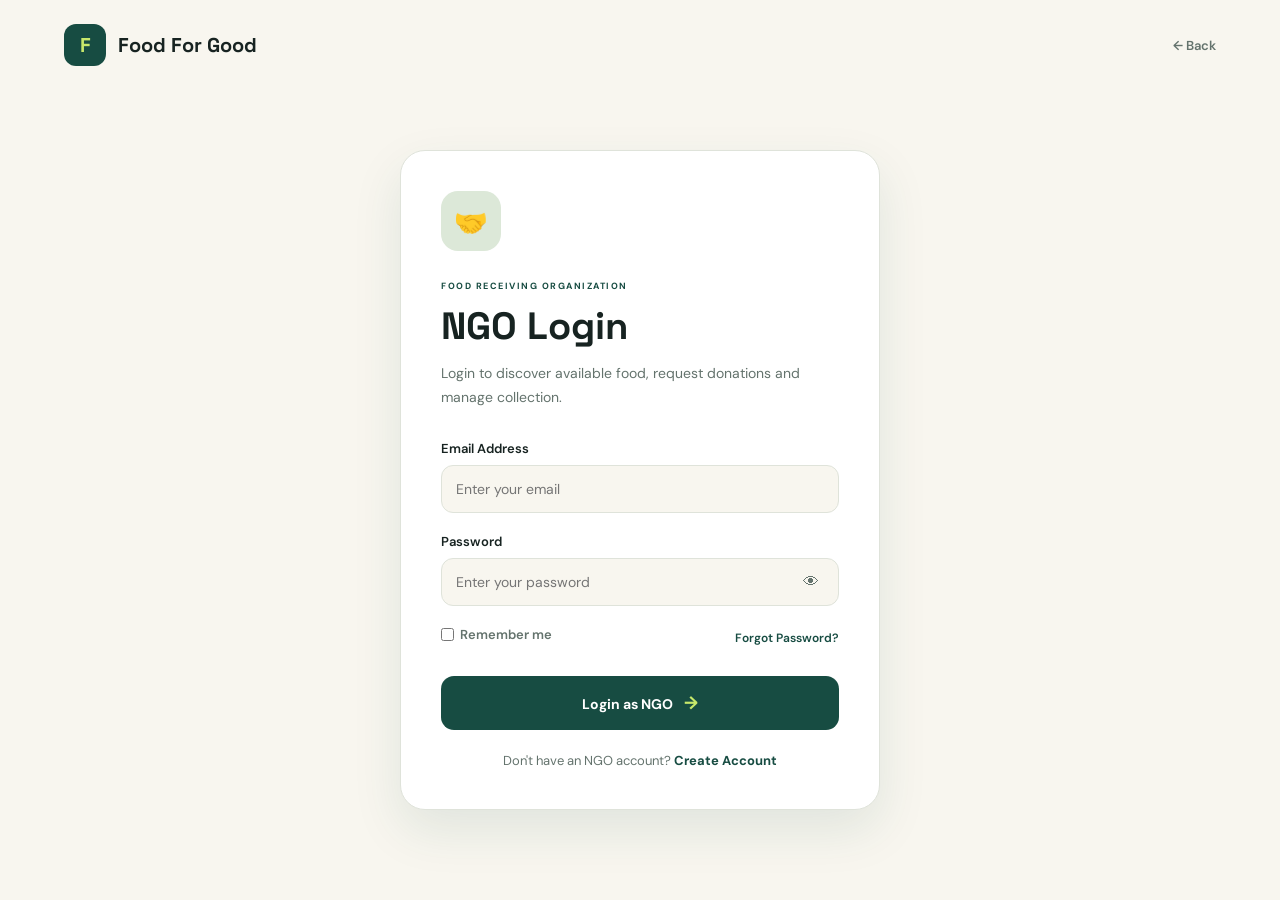
<file: ngo-login.html>
<!DOCTYPE html>
<html lang="en">

<head>

    <meta charset="UTF-8">

    <meta name="viewport"
          content="width=device-width, initial-scale=1.0">

    <title>NGO Login | Food For Good</title>

    <link rel="stylesheet" href="role-login.css">
    <link rel="stylesheet" href="dashboard.css">

    <link href="https://fonts.googleapis.com/css2?family=DM+Sans:wght@400;500;600;700&family=Space+Grotesk:wght@500;600;700&display=swap"
          rel="stylesheet">

    <script src="js/store.js" defer></script>
    <script src="js/common.js" defer></script>
    <script src="js/ngo-login.js" defer></script>

</head>


<body>


    <header class="navbar">

        <div class="logo">

            <span class="logo-mark">
                F
            </span>

            Food For Good

        </div>


        <a href="login.html"
           class="back">

            ← Back

        </a>

    </header>



    <main class="login-page">


        <div class="login-box">


            <div class="role-icon ngo-icon">
                🤝
            </div>


            <span class="role-label">
                FOOD RECEIVING ORGANIZATION
            </span>


            <h1>
                NGO Login
            </h1>


            <p class="intro">
                Login to discover available food,
                request donations and manage collection.
            </p>



            <form id="ngo-login-form">

                <label for="email">Email Address</label>
                <input
                    type="email"
                    id="email"
                    name="email"
                    placeholder="Enter your email"
                    required
                    autocomplete="email"
                >

                <label for="password">Password</label>
                <div class="pw-wrap">
                    <input
                        type="password"
                        id="password"
                        name="password"
                        placeholder="Enter your password"
                        required
                        minlength="8"
                        autocomplete="current-password"
                    >
                    <button type="button" class="pw-toggle" aria-label="Show password" data-target="password">👁</button>
                </div>

                <div id="login-error" class="form-error" style="display:none"></div>

                <div class="options">
                    <label class="remember">
                        <input type="checkbox" id="remember" name="remember">
                        Remember me
                    </label>
                    <a href="#" id="forgot-link">Forgot Password?</a>
                </div>

                <!-- Forgot password inline panel -->
                <div id="forgot-panel" style="display:none" class="forgot-panel">
                    <p class="form-section" style="margin-top:0">Reset Password</p>
                    <p style="font-size:13px;color:#64736d;margin-bottom:14px">Enter your registered email and phone number to reset your password.</p>
                    <label for="fp-email">Email Address</label>
                    <input type="email" id="fp-email" placeholder="Registered email" autocomplete="email">
                    <label for="fp-phone">Phone Number</label>
                    <input type="tel" id="fp-phone" placeholder="Registered 10-digit mobile" pattern="[6-9][0-9]{9}" maxlength="10" inputmode="numeric">
                    <label for="fp-new-pw">New Password</label>
                    <input type="password" id="fp-new-pw" placeholder="New password (min 8 chars)" minlength="8" autocomplete="new-password">
                    <label for="fp-confirm-pw">Confirm New Password</label>
                    <input type="password" id="fp-confirm-pw" placeholder="Re-enter new password" autocomplete="new-password">
                    <div id="fp-error" class="form-error" style="display:none"></div>
                    <div id="fp-success" class="form-message form-message--success" style="display:none"></div>
                    <button type="button" id="fp-submit" class="fp-btn">Reset Password</button>
                    <a href="#" id="fp-cancel" style="display:block;text-align:center;margin-top:12px;font-size:13px;color:#64736d">← Back to Login</a>
                </div>

                <button type="submit">
                    Login as NGO
                    <span>→</span>
                </button>

            </form>



            <p class="bottom-text">

                Don't have an NGO account?

                <a href="ngo-signup.html">
                    Create Account
                </a>

            </p>


        </div>


    </main>


</body>

</html>
</file>
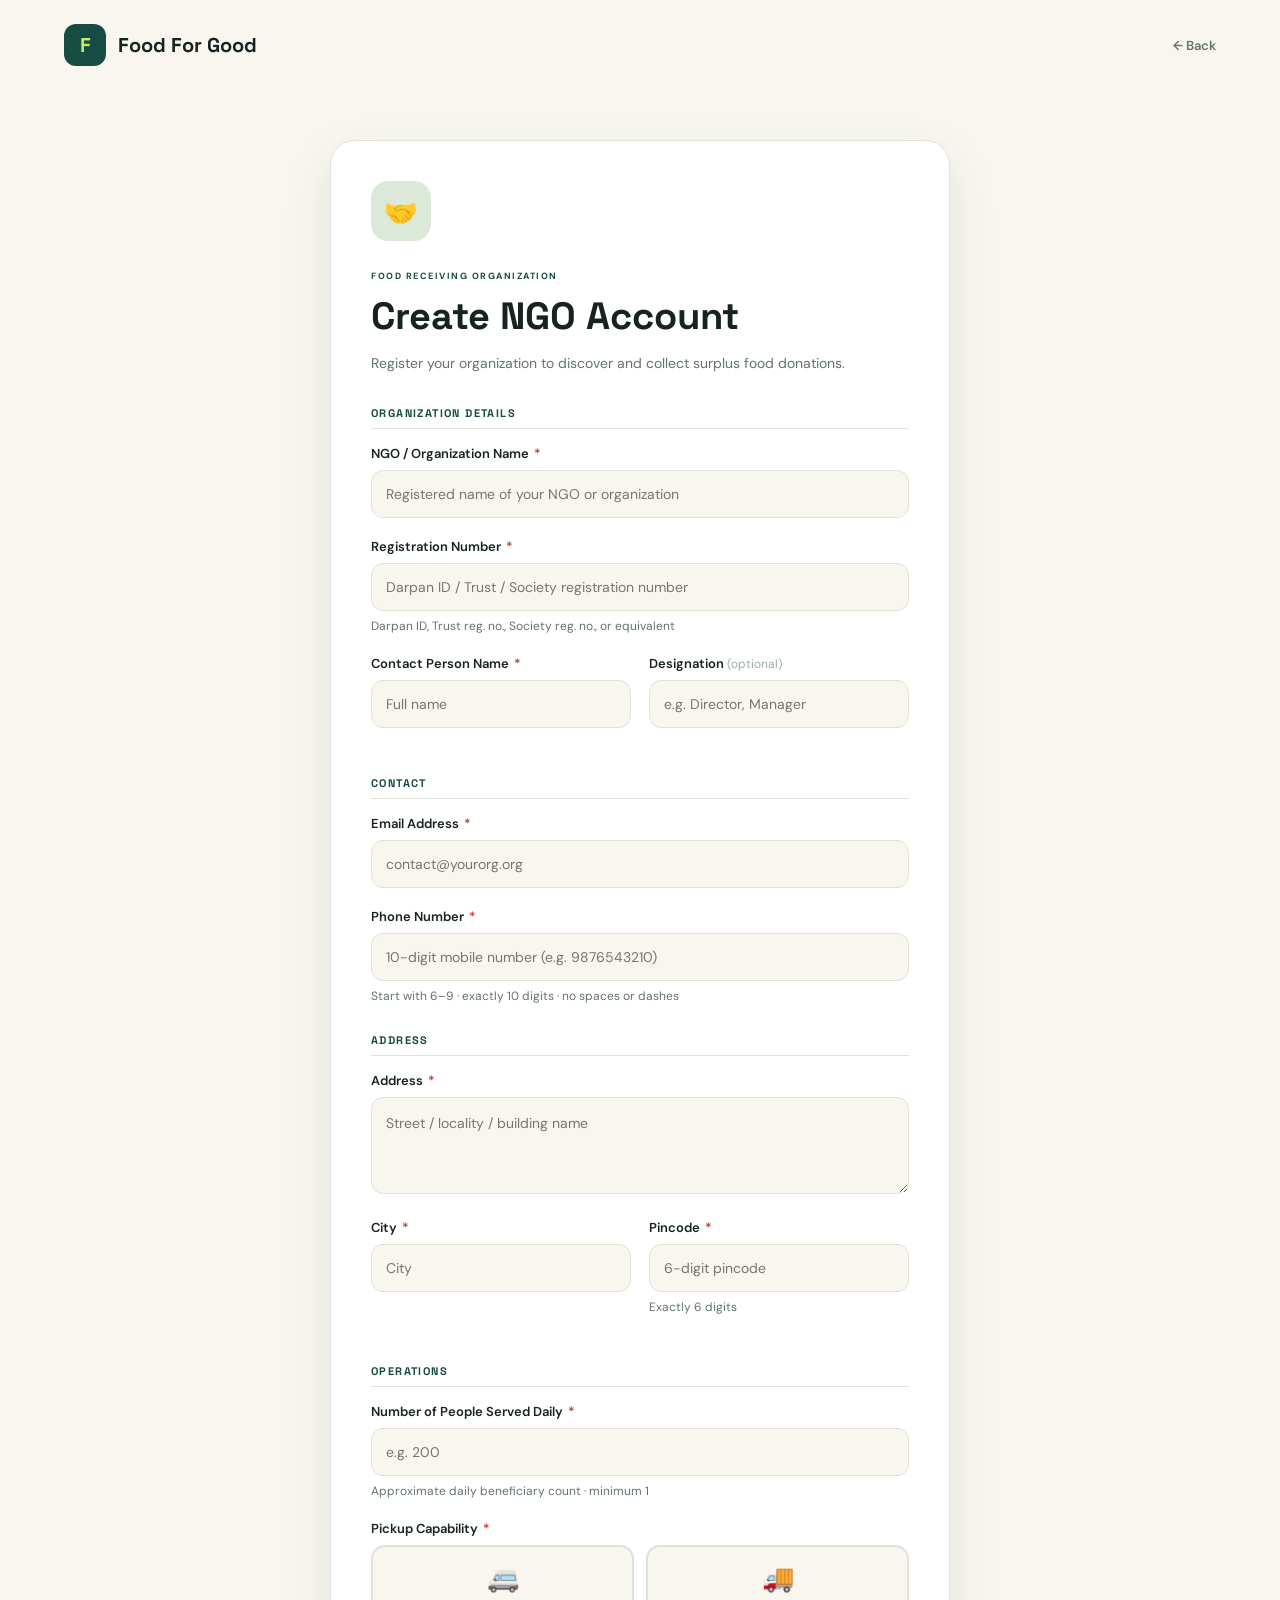
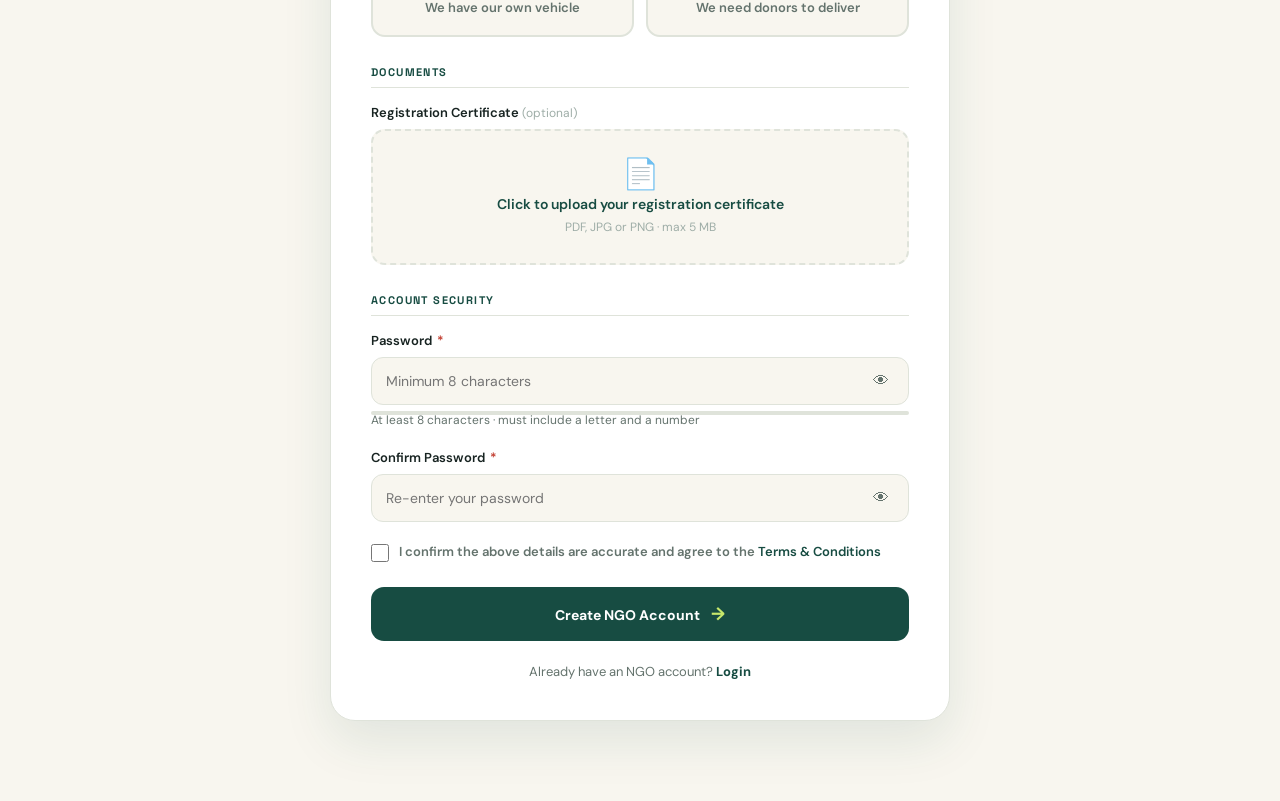
<file: ngo-signup.html>
<!DOCTYPE html>
<html lang="en">

<head>

    <meta charset="UTF-8">

    <meta name="viewport"
          content="width=device-width, initial-scale=1.0">

    <title>Create NGO Account | Food For Good</title>

    <link rel="stylesheet" href="role-login.css">
    <link rel="stylesheet" href="dashboard.css">

    <link href="https://fonts.googleapis.com/css2?family=DM+Sans:wght@400;500;600;700&family=Space+Grotesk:wght@500;600;700&display=swap"
          rel="stylesheet">

    <script src="js/store.js" defer></script>
    <script src="js/common.js" defer></script>
    <script src="js/ngo-signup.js" defer></script>

</head>


<body>


    <header class="navbar">

        <div class="logo">

            <span class="logo-mark">
                F
            </span>

            Food For Good

        </div>


        <a href="ngo-login.html"
           class="back">

            ← Back

        </a>

    </header>



    <main class="login-page">


        <div class="login-box signup-box">


            <div class="role-icon ngo-icon">
                🤝
            </div>


            <span class="role-label">
                FOOD RECEIVING ORGANIZATION
            </span>


            <h1>
                Create NGO Account
            </h1>


            <p class="intro">
                Register your organization to discover and collect surplus food donations.
            </p>



            <form id="ngo-signup-form" method="post">


                <!-- ── Organization Details ────────────────────────── -->

                <p class="form-section">Organization Details</p>


                <label for="org-name">
                    NGO / Organization Name <span class="req">*</span>
                </label>

                <input
                    type="text"
                    id="org-name"
                    name="org_name"
                    placeholder="Registered name of your NGO or organization"
                    required
                    autocomplete="organization"
                >


                <label for="reg-number">
                    Registration Number <span class="req">*</span>
                </label>

                <input
                    type="text"
                    id="reg-number"
                    name="reg_number"
                    placeholder="Darpan ID / Trust / Society registration number"
                    required
                    autocomplete="off"
                    title="Enter your NGO's official registration number (Darpan ID, Trust reg. no., Society reg. no., etc.)"
                >
                <span class="field-hint">Darpan ID, Trust reg. no., Society reg. no., or equivalent</span>


                <div class="form-row">

                    <div class="form-col">

                        <label for="contact-name">
                            Contact Person Name <span class="req">*</span>
                        </label>

                        <input
                            type="text"
                            id="contact-name"
                            name="contact_name"
                            placeholder="Full name"
                            required
                            autocomplete="name"
                        >

                    </div>

                    <div class="form-col">

                        <label for="designation">
                            Designation
                            <span class="optional">(optional)</span>
                        </label>

                        <input
                            type="text"
                            id="designation"
                            name="designation"
                            placeholder="e.g. Director, Manager"
                            autocomplete="organization-title"
                        >

                    </div>

                </div>


                <!-- ── Contact ──────────────────────────────────────── -->

                <p class="form-section">Contact</p>


                <label for="email">
                    Email Address <span class="req">*</span>
                </label>

                <input
                    type="email"
                    id="email"
                    name="email"
                    placeholder="contact@yourorg.org"
                    required
                    autocomplete="email"
                    inputmode="email"
                >


                <label for="phone">
                    Phone Number <span class="req">*</span>
                </label>

                <input
                    type="tel"
                    id="phone"
                    name="phone"
                    placeholder="10-digit mobile number (e.g. 9876543210)"
                    required
                    pattern="[6-9][0-9]{9}"
                    maxlength="10"
                    autocomplete="tel-national"
                    inputmode="numeric"
                    title="Enter a valid 10-digit Indian mobile number starting with 6, 7, 8 or 9"
                >
                <span class="field-hint">Start with 6–9 · exactly 10 digits · no spaces or dashes</span>


                <!-- ── Address ─────────────────────────────────────── -->

                <p class="form-section">Address</p>


                <label for="address">
                    Address <span class="req">*</span>
                </label>

                <textarea
                    id="address"
                    name="address"
                    placeholder="Street / locality / building name"
                    required
                    rows="3"
                    autocomplete="street-address"
                ></textarea>


                <div class="form-row">

                    <div class="form-col">

                        <label for="city">
                            City <span class="req">*</span>
                        </label>

                        <input
                            type="text"
                            id="city"
                            name="city"
                            placeholder="City"
                            required
                            autocomplete="address-level2"
                        >

                    </div>

                    <div class="form-col">

                        <label for="pincode">
                            Pincode <span class="req">*</span>
                        </label>

                        <input
                            type="text"
                            id="pincode"
                            name="pincode"
                            placeholder="6-digit pincode"
                            required
                            pattern="[0-9]{6}"
                            maxlength="6"
                            autocomplete="postal-code"
                            inputmode="numeric"
                            title="Enter a valid 6-digit Indian pincode"
                        >
                        <span class="field-hint">Exactly 6 digits</span>

                    </div>

                </div>


                <!-- ── Operations ─────────────────────────────────── -->

                <p class="form-section">Operations</p>


                <label for="people-served">
                    Number of People Served Daily <span class="req">*</span>
                </label>

                <input
                    type="number"
                    id="people-served"
                    name="people_served"
                    placeholder="e.g. 200"
                    required
                    min="1"
                    autocomplete="off"
                    inputmode="numeric"
                    title="Enter the approximate number of people your organization serves per day"
                >
                <span class="field-hint">Approximate daily beneficiary count · minimum 1</span>


                <label>
                    Pickup Capability <span class="req">*</span>
                </label>

                <div class="pickup-options">

                    <input
                        type="radio"
                        id="pickup-own"
                        name="pickup_capability"
                        value="own_vehicle"
                        required
                    >
                    <label for="pickup-own" class="pickup-card">
                        <span class="pickup-icon">🚐</span>
                        <span class="pickup-text">We have our own vehicle</span>
                    </label>

                    <input
                        type="radio"
                        id="pickup-donor"
                        name="pickup_capability"
                        value="need_delivery"
                        required
                    >
                    <label for="pickup-donor" class="pickup-card">
                        <span class="pickup-icon">🚚</span>
                        <span class="pickup-text">We need donors to deliver</span>
                    </label>

                </div>


                <!-- ── Documents ──────────────────────────────────── -->

                <p class="form-section">Documents</p>


                <label for="reg-cert">
                    Registration Certificate
                    <span class="optional">(optional)</span>
                </label>

                <label for="reg-cert" class="file-upload-area">

                    <span class="file-upload-icon">📄</span>

                    <span class="file-upload-text">
                        Click to upload your registration certificate
                    </span>

                    <span class="file-upload-hint">
                        PDF, JPG or PNG · max 5 MB
                    </span>

                    <input
                        type="file"
                        id="reg-cert"
                        name="reg_cert"
                        accept=".pdf,.jpg,.png"
                        autocomplete="off"
                    >

                </label>


                <!-- ── Account Security ───────────────────────────── -->

                <p class="form-section">Account Security</p>


                <label for="password">
                    Password <span class="req">*</span>
                </label>

                <div class="pw-wrap">
                  <input type="password" id="password" name="password" placeholder="Minimum 8 characters" required minlength="8" autocomplete="new-password" title="Password must be at least 8 characters long">
                  <button type="button" class="pw-toggle" aria-label="Show password" data-target="password">👁</button>
                </div>
                <div class="strength-bar-wrap"><div class="strength-bar" id="pw-strength-bar"></div></div>
                <span class="strength-label" id="pw-strength-label"></span>
                <span class="field-hint">At least 8 characters · must include a letter and a number</span>


                <label for="confirm-password">
                    Confirm Password <span class="req">*</span>
                </label>

                <div class="pw-wrap">
                  <input type="password" id="confirm-password" name="confirm_password" placeholder="Re-enter your password" required minlength="8" autocomplete="new-password" title="Re-enter your password to confirm">
                  <button type="button" class="pw-toggle" aria-label="Show confirm password" data-target="confirm-password">👁</button>
                </div>
                <span id="pw-match-error" class="form-error" style="display:none">Passwords do not match.</span>


                <!-- ── Agreement ──────────────────────────────────── -->

                <label class="checkbox-label">

                    <input
                        type="checkbox"
                        id="agree"
                        name="agree"
                        required
                    >

                    <span>
                        I confirm the above details are accurate and agree to the
                        <a href="#" class="inline-link">Terms &amp; Conditions</a>
                    </span>

                </label>


                <button type="submit">

                    Create NGO Account

                    <span>→</span>

                </button>


                <div id="signup-message" class="form-message" style="display:none"></div>

            </form>



            <p class="bottom-text">

                Already have an NGO account?

                <a href="ngo-login.html">
                    Login
                </a>

            </p>


        </div>


    </main>


</body>

</html>
</file>
<file: style.css>
@import url("https://fonts.googleapis.com/css2?family=DM+Sans:wght@400;500;600;700&family=Space+Grotesk:wght@400;500;600;700&display=swap");



:root {

  --ink: #172321;

  --muted: #64736d;

  --cream: #f8f6ef;

  --sage: #dce8d8;

  --green: #174c42;

  --dark-green: #0e392f;

  --lime: #c7e86b;

  --orange: #f28b55;

  --light-orange: #f7d8b8;

  --white: #ffffff;

  --border: #dfe3da;

}



* {
  margin: 0;
  padding: 0;
  box-sizing: border-box;
}


html {
  scroll-behavior: smooth;
}


body {

  font-family: "DM Sans", sans-serif;

  background: var(--cream);

  color: var(--ink);

  overflow-x: hidden;

}


a {
  text-decoration: none;
  color: inherit;
}




.navbar {

  width: min(1180px, 90%);

  margin: auto;

  height: 90px;

  display: flex;

  align-items: center;

  justify-content: space-between;

  gap: 30px;

}


.brand {

  display: flex;

  align-items: center;

  gap: 12px;

}


.brand-mark {

  width: 44px;

  height: 44px;

  background: var(--green);

  color: var(--lime);

  display: grid;

  place-items: center;

  border-radius: 15px 15px 15px 4px;

  font-size: 23px;

  font-weight: 700;

  transform: rotate(-8deg);

}


.brand-name {

  font-family: "Space Grotesk", sans-serif;

  font-size: 22px;

  font-weight: 700;

}


.brand-name span {

  color: var(--orange);

}


.nav-links {

  display: flex;

  gap: 30px;

}


.nav-links a {

  color: var(--muted);

  font-size: 13px;

  font-weight: 600;

  transition: 0.3s;

}


.nav-links a:hover {

  color: var(--green);

}


.nav-login {

  background: var(--green);

  color: white;

  padding: 11px 20px;

  border-radius: 12px;

  font-size: 13px;

  font-weight: 700;

  transition: 0.3s;

}


.nav-login:hover {

  background: var(--dark-green);

  transform: translateY(-2px);

}


.section {

  width: min(1180px, 90%);

  margin: auto;

}




.hero {

  min-height: calc(100vh - 90px);

  display: grid;

  grid-template-columns: 1.05fr 0.95fr;

  align-items: center;

  gap: 70px;

  padding: 60px 0 100px;

}


.hero-content {

  animation: fadeUp 0.8s ease;

}


.eyebrow {

  display: inline-flex;

  align-items: center;

  gap: 10px;

  color: var(--green);

  font-size: 12px;

  font-weight: 700;

  letter-spacing: 1.5px;

  margin-bottom: 25px;

}


.eyebrow::before {

  content: "";

  width: 35px;

  height: 3px;

  background: var(--orange);

  border-radius: 10px;

}


h1 {

  font-family: "Space Grotesk", sans-serif;

  font-size: clamp(55px, 7vw, 90px);

  line-height: 0.98;

  letter-spacing: -5px;

  margin-bottom: 30px;

}


h1 span {

  color: var(--green);

  position: relative;

}


h1 span::after {

  content: "";

  position: absolute;

  width: 95%;

  height: 10px;

  background: var(--lime);

  bottom: -5px;

  left: 2%;

  border-radius: 50%;

  z-index: -1;

}


.description {

  max-width: 570px;

  color: var(--muted);

  font-size: 17px;

  line-height: 1.8;

}


.description strong {

  color: var(--green);

}


.small-description {

  max-width: 560px;

  margin-top: 12px;

  color: var(--muted);

  font-size: 14px;

  line-height: 1.7;

}


.action-row {

  display: flex;

  gap: 14px;

  margin-top: 32px;

  flex-wrap: wrap;

}


.primary-button,
.secondary-button {

  padding: 14px 20px;

  border-radius: 13px;

  font-size: 13px;

  font-weight: 700;

  transition: 0.3s;

}


.primary-button {

  background: var(--green);

  color: white;

  box-shadow: 0 12px 25px rgba(23,76,66,0.16);

}


.primary-button span {

  color: var(--lime);

  margin-left: 8px;

}


.primary-button:hover {

  transform: translateY(-3px);

  background: var(--dark-green);

}


.secondary-button {

  border: 1px solid #cbd8cd;

  color: var(--green);

  background: rgba(255,255,255,0.4);

}


.secondary-button:hover {

  background: white;

  transform: translateY(-3px);

}


/* =========================
   HERO VISUAL
========================= */

.visual-area {

  position: relative;

  min-height: 510px;

  display: grid;

  place-items: center;

}


.visual-card {

  width: min(440px, 100%);

  min-height: 520px;

  background: var(--green);

  border-radius: 42px;

  padding: 30px 30px 36px;

  position: relative;

  overflow: hidden;

  box-shadow: 0 25px 60px rgba(23,76,66,0.18);

  display: flex;

  flex-direction: column;

}


.visual-card::before {

  content: "";

  position: absolute;

  width: 330px;

  height: 330px;

  border-radius: 50%;

  background: #28695a;

  right: -140px;

  top: -120px;

  pointer-events: none;

}


.visual-card::after {

  content: "";

  position: absolute;

  width: 230px;

  height: 230px;

  border-radius: 50%;

  background: var(--dark-green);

  left: -110px;

  bottom: -120px;

  pointer-events: none;

}


.visual-top {

  position: relative;

  z-index: 2;

  display: flex;

  justify-content: space-between;

  color: white;

  font-size: 11px;

  letter-spacing: 1px;

}


.status {

  background: var(--lime);

  color: var(--green);

  padding: 6px 10px;

  border-radius: 20px;

  font-size: 9px;

  font-weight: 700;

}


/* FOOD PHOTO */

.food-photo {
  height: 255px;
  position: relative;
  z-index: 2;
  overflow: hidden;
  border-radius: 26px;
  margin-top: 24px;
  background: #173f37;
  box-shadow: 0 18px 35px rgba(8,42,34,0.28);
}

.food-photo img {
  width: 100%;
  height: 100%;
  display: block;
  object-fit: cover;
  object-position: center;
  transition: transform 0.5s ease;
}

.food-photo:hover img {
  transform: scale(1.04);
}

.food-photo::after {
  content: "";
  position: absolute;
  inset: 0;
  background: linear-gradient(
    to bottom,
    rgba(14,57,47,0.02),
    rgba(14,57,47,0.08) 55%,
    rgba(14,57,47,0.55)
  );
  pointer-events: none;
}

.food-photo-label {
  position: absolute;
  z-index: 2;
  left: 18px;
  bottom: 16px;
  padding: 7px 11px;
  border-radius: 20px;
  background: var(--lime);
  color: var(--green);
  font-size: 9px;
  font-weight: 700;
  letter-spacing: 1.2px;
}

.connection {
  position: relative;
  z-index: 2;
  display: flex;
  align-items: center;
  justify-content: center;
  gap: 12px;
  margin-top: 20px;
  color: white;
  font-size: 13px;
  font-weight: 600;
}

.connection-item {
  background: rgba(255, 255, 255, 0.12);
  padding: 6px 14px;
  border-radius: 20px;
  border: 1px solid rgba(255, 255, 255, 0.2);
  letter-spacing: 0.3px;
}

.connection-arrow {
  color: var(--lime);
  font-size: 18px;
  font-weight: 700;
}

.bottom-label {
  position: relative;
  z-index: 2;
  color: rgba(255, 255, 255, 0.78);
  font-size: 12px;
  line-height: 1.6;
  text-align: center;
  margin-top: 14px;
}

/* FLOATING */

.floating-note {

  position: absolute;

  z-index: 5;

  background: white;

  padding: 14px 17px;

  border-radius: 16px;

  box-shadow: 0 15px 35px rgba(0,0,0,0.12);

}


.floating-note small {

  display: block;

  color: var(--muted);

  font-size: 9px;

  margin-bottom: 5px;

}


.floating-note strong {

  font-size: 13px;

}


.note-one {

  top: 110px;

  left: -30px;

}


.note-two {

  bottom: 80px;

  right: -30px;

}


.note-two strong {

  color: var(--green);

}


/* =========================
   SECTION HEADINGS
========================= */

.info-section,
.solution-section,
.working-section,
.users-section {

  padding: 130px 0;

}


.section-heading {

  display: flex;

  align-items: flex-start;

  gap: 20px;

  margin-bottom: 60px;

}


.section-number {

  color: var(--orange);

  font-family: "Space Grotesk", sans-serif;

  font-weight: 700;

  font-size: 16px;

}


.section-label {

  color: var(--green);

  font-size: 11px;

  letter-spacing: 2px;

  font-weight: 700;

  margin-bottom: 12px;

}


.section-heading h2 {

  font-family: "Space Grotesk", sans-serif;

  font-size: clamp(40px,5vw,64px);

  line-height: 1;

  letter-spacing: -3px;

}


.section-heading h2 span {

  color: var(--green);

}




.problem-layout {

  display: grid;

  grid-template-columns: 0.8fr 1.2fr;

  gap: 70px;

}


.problem-text p {

  color: var(--muted);

  font-size: 17px;

  line-height: 1.8;

  margin-bottom: 22px;

}


.problem-cards {

  display: grid;

  grid-template-columns: repeat(3,1fr);

  gap: 15px;

}


.problem-card {

  background: white;

  border: 1px solid var(--border);

  padding: 25px;

  border-radius: 22px;

  min-height: 230px;

  transition: 0.3s;

}


.problem-card:hover {

  transform: translateY(-6px);

  box-shadow: 0 20px 40px rgba(0,0,0,0.07);

}


.card-icon {

  width: 42px;

  height: 42px;

  background: var(--sage);

  color: var(--green);

  display: grid;

  place-items: center;

  border-radius: 12px;

  font-weight: 700;

  font-size: 12px;

  margin-bottom: 25px;

}


.card-icon.orange {

  background: #f8dfcf;

}


.card-icon.lime {

  background: #e8f3c8;

}


.problem-card h3 {

  font-family: "Space Grotesk",sans-serif;

  margin-bottom: 10px;

}


.problem-card p {

  color: var(--muted);

  font-size: 13px;

  line-height: 1.6;

}


/* =========================
   SOLUTION
========================= */

.solution-section {

  background: var(--green);

  width: 100%;

  padding-left: 5%;

  padding-right: 5%;

  color: white;

}


.solution-section .section-label {

  color: var(--lime);

}


.solution-section .section-heading h2 {

  color: white;

}


.solution-section .solution-intro {

  max-width: 700px;

  margin-bottom: 55px;

}


.solution-intro p {

  color: #cbdad4;

  font-size: 17px;

  line-height: 1.8;

}


.solution-flow {

  display: grid;

  grid-template-columns: 1fr auto 1fr auto 1fr;

  align-items: center;

  gap: 18px;

  max-width: 1100px;

  margin: auto;

}


.flow-card {

  background: rgba(255,255,255,0.08);

  border: 1px solid rgba(255,255,255,0.15);

  padding: 30px;

  border-radius: 24px;

  min-height: 270px;

}


.flow-card.highlight {

  background: var(--lime);

  color: var(--green);

}


.flow-number {

  font-size: 11px;

  opacity: 0.7;

}


.flow-icon {

  font-size: 35px;

  margin: 25px 0 15px;

}


.flow-card h3 {

  font-family: "Space Grotesk",sans-serif;

  font-size: 22px;

  margin-bottom: 10px;

}


.flow-card p {

  font-size: 13px;

  line-height: 1.6;

  opacity: 0.75;

}


.flow-arrow {

  color: var(--lime);

  font-size: 28px;

}


.scope-note {

  max-width: 900px;

  margin: 45px auto 0;

  padding: 18px 22px;

  border: 1px solid rgba(255,255,255,0.16);

  border-radius: 15px;

  color: #d2e0da;

  font-size: 13px;

  line-height: 1.6;

}


/* =========================
   WORKING
========================= */

.timeline {

  max-width: 850px;

  margin: auto;

}


.timeline-item {

  display: grid;

  grid-template-columns: 70px 1fr;

  gap: 25px;

  padding: 30px 0;

  border-bottom: 1px solid var(--border);

}


.timeline-number {

  width: 50px;

  height: 50px;

  border-radius: 50%;

  background: var(--sage);

  color: var(--green);

  display: grid;

  place-items: center;

  font-weight: 700;

  font-size: 12px;

}


.timeline-item h3 {

  font-family: "Space Grotesk",sans-serif;

  font-size: 22px;

  margin-bottom: 8px;

}


.timeline-item p {

  color: var(--muted);

  line-height: 1.7;

  font-size: 14px;

}




.users-section {

  background: #f1eee4;

  width: 100%;

  padding-left: 5%;

  padding-right: 5%;

}


.centered {

  display: block;

  text-align: center;

}


.user-grid {

  max-width: 1100px;

  margin: auto;

  display: grid;

  grid-template-columns: repeat(3,1fr);

  gap: 20px;

}


.user-card {

  background: white;

  border-radius: 25px;

  padding: 30px;

  border: 1px solid var(--border);

}


.user-card.featured {

  background: var(--green);

  color: white;

  transform: translateY(-15px);

}


.user-top {

  display: flex;

  justify-content: space-between;

  color: var(--orange);

  font-size: 12px;

}


.user-top div {

  font-size: 28px;

}


.user-card h3 {

  font-family: "Space Grotesk",sans-serif;

  font-size: 24px;

  margin: 30px 0 12px;

}


.user-card p {

  color: var(--muted);

  font-size: 13px;

  line-height: 1.7;

}


.featured p {

  color: #cbdad4;

}


.user-card ul {

  list-style: none;

  margin-top: 25px;

}


.user-card li {

  padding: 9px 0;

  font-size: 13px;

  border-bottom: 1px solid var(--border);

}


.featured li {

  border-color: rgba(255,255,255,0.15);

}



.final-section {

  padding: 140px 20px;

  background: var(--cream);

  text-align: center;

}


.final-content {

  max-width: 750px;

  margin: auto;

}


.final-content h2 {

  font-family: "Space Grotesk",sans-serif;

  font-size: clamp(42px,6vw,70px);

  line-height: 1;

  letter-spacing: -3px;

  margin-bottom: 25px;

}


.final-content h2 span {

  color: var(--green);

}


.final-content > p:not(.section-label) {

  max-width: 600px;

  margin: auto auto 35px;

  color: var(--muted);

  line-height: 1.8;

}


.next-button {

  display: inline-flex;

  align-items: center;

  gap: 25px;

  padding: 17px 25px;

  background: var(--green);

  color: white;

  border-radius: 15px;

  font-size: 14px;

  font-weight: 700;

  box-shadow: 0 15px 35px rgba(23,76,66,0.18);

  transition: 0.3s;

}


.next-button span {

  color: var(--lime);

  font-size: 20px;

}


.next-button:hover {

  transform: translateY(-4px);

  background: var(--dark-green);

}




.footer {

  width: min(1180px,90%);

  margin: auto;

  padding: 30px 0;

  border-top: 1px solid var(--border);

  display: flex;

  justify-content: space-between;

  gap: 20px;

  color: var(--muted);

  font-size: 12px;

}


.footer strong {

  color: var(--green);

  font-size: 14px;

}


.footer p {

  margin-top: 5px;

}




@keyframes fadeUp {

  from {

    opacity: 0;

    transform: translateY(25px);

  }

  to {

    opacity: 1;

    transform: translateY(0);

  }

}




@media (max-width: 900px) {

  .nav-links {

    display: none;

  }


  .hero {

    grid-template-columns: 1fr;

    text-align: center;

  }


  .description,
  .small-description {

    margin-left: auto;

    margin-right: auto;

  }


  .action-row {

    justify-content: center;

  }


  .visual-area {

    min-height: 450px;

  }


  .problem-layout {

    grid-template-columns: 1fr;

  }


  .problem-cards {

    grid-template-columns: 1fr;

  }


  .solution-flow {

    grid-template-columns: 1fr;

  }


  .flow-arrow {

    transform: rotate(90deg);

    text-align: center;

  }


  .user-grid {

    grid-template-columns: 1fr;

  }


  .user-card.featured {

    transform: none;

  }

}




@media (max-width: 550px) {

  .navbar {

    height: 75px;

  }


  .nav-login {

    padding: 9px 14px;

  }


  .brand-name {

    font-size: 18px;

  }


  h1 {

    font-size: 52px;

    letter-spacing: -3px;

  }


  .visual-card {

    min-height: 400px;

    border-radius: 30px;

  }


  .food-photo {

    height: 230px;

    border-radius: 22px;

  }


  .note-one {

    left: -5px;

  }


  .note-two {

    right: -5px;

  }


  .section-heading h2 {

    font-size: 40px;

  }


  .info-section,
  .solution-section,
  .working-section,
  .users-section {

    padding-top: 90px;

    padding-bottom: 90px;

  }


  .timeline-item {

    grid-template-columns: 50px 1fr;

    gap: 15px;

  }


  .footer {

    flex-direction: column;

    text-align: center;

  }

}


/* ============================================================
   INTERACTIVE EXTENSIONS — Added for Part 2
   Sticky navbar, mobile menu, animations, counters, back-to-top
   ============================================================ */

/* Navbar (Non-sticky: scrolls naturally with page) */
header.navbar {
  position: relative;
  background: var(--cream);
  z-index: 100;
  transition: box-shadow 0.3s ease, background 0.3s ease;
}

header.navbar.navbar-scrolled {
  box-shadow: 0 4px 20px rgba(23, 76, 66, 0.08);
}

/* Active Nav Link */
.nav-links a.nav-link-active {
  color: var(--green);
  font-weight: 700;
  position: relative;
}

.nav-links a.nav-link-active::after {
  content: "";
  position: absolute;
  bottom: -4px;
  left: 0;
  width: 100%;
  height: 2px;
  background: var(--green);
  border-radius: 2px;
}

/* Mobile Nav Toggle */
.nav-toggle {
  display: none;
  background: transparent;
  border: none;
  font-size: 24px;
  color: var(--green);
  cursor: pointer;
  padding: 6px 10px;
  border-radius: 10px;
  line-height: 1;
  transition: background 0.2s;
}

.nav-toggle:hover {
  background: rgba(23, 76, 66, 0.08);
}

@media (max-width: 900px) {
  .nav-toggle {
    display: block;
  }

  .nav-links {
    display: none;
    position: absolute;
    top: 85px;
    left: 5%;
    right: 5%;
    background: #ffffff;
    border: 1px solid var(--border);
    border-radius: 20px;
    padding: 24px;
    flex-direction: column;
    gap: 16px;
    box-shadow: 0 20px 45px rgba(23, 76, 66, 0.15);
    z-index: 99;
  }

  .nav-links.nav-open {
    display: flex;
    animation: fadeDownMenu 0.25s ease forwards;
  }

  .nav-links a {
    font-size: 15px;
    padding: 8px 0;
    border-bottom: 1px solid #f2f4ef;
  }

  .nav-links a:last-child {
    border-bottom: none;
  }

  .nav-logout {
    display: none !important;
  }

  .nav-links a.nav-logout-mobile {
    display: block !important;
    color: #c0392b !important;
    font-weight: 700;
    margin-top: 6px;
    padding-top: 12px;
    border-top: 1px dashed #dfe3da;
    border-bottom: none;
  }
}

.nav-logout-mobile {
  display: none;
}

@media (max-width: 480px) {
  .nav-login {
    padding: 7px 12px;
    font-size: 12px;
  }
}

@keyframes fadeDownMenu {
  from {
    opacity: 0;
    transform: translateY(-10px);
  }
  to {
    opacity: 1;
    transform: translateY(0);
  }
}

/* Scroll Animations */
.reveal-on-scroll {
  opacity: 0;
  transform: translateY(28px);
  transition: opacity 0.6s cubic-bezier(0.16, 1, 0.3, 1), transform 0.6s cubic-bezier(0.16, 1, 0.3, 1);
}

.reveal-on-scroll.revealed {
  opacity: 1;
  transform: translateY(0);
}

@media (prefers-reduced-motion: reduce) {
  .reveal-on-scroll {
    opacity: 1 !important;
    transform: none !important;
    transition: none !important;
  }
}

/* Back to Top Button */
.back-to-top {
  position: fixed;
  bottom: 30px;
  right: 30px;
  width: 46px;
  height: 46px;
  background: var(--green);
  color: #ffffff;
  border: none;
  border-radius: 50%;
  display: flex;
  align-items: center;
  justify-content: center;
  font-size: 20px;
  cursor: pointer;
  box-shadow: 0 10px 25px rgba(23, 76, 66, 0.25);
  opacity: 0;
  visibility: hidden;
  transform: translateY(15px);
  transition: opacity 0.3s, transform 0.3s, visibility 0.3s, background 0.2s;
  z-index: 90;
}

.back-to-top.visible {
  opacity: 1;
  visibility: visible;
  transform: translateY(0);
}

.back-to-top:hover {
  background: var(--dark-green);
  transform: translateY(-2px);
}

/* Impact Counters Section */
.impact-section {
  padding: 80px 0 120px;
}

.impact-counter-grid {
  display: grid;
  grid-template-columns: repeat(4, 1fr);
  gap: 20px;
}

.impact-counter-card {
  background: #ffffff;
  border: 1px solid var(--border);
  border-radius: 24px;
  padding: 32px 24px;
  text-align: center;
  transition: transform 0.3s ease, box-shadow 0.3s ease;
  box-shadow: 0 10px 30px rgba(23, 76, 66, 0.04);
}

.impact-counter-card:hover {
  transform: translateY(-4px);
  box-shadow: 0 18px 40px rgba(23, 76, 66, 0.08);
}

.impact-counter-number {
  font-family: "Space Grotesk", sans-serif;
  font-size: clamp(38px, 4vw, 52px);
  font-weight: 700;
  color: var(--green);
  line-height: 1;
  margin-bottom: 10px;
}

.impact-counter-label {
  font-size: 14px;
  color: var(--muted);
  font-weight: 600;
}

@media (max-width: 900px) {
  .impact-counter-grid {
    grid-template-columns: repeat(2, 1fr);
  }
}

@media (max-width: 500px) {
  .impact-counter-grid {
    grid-template-columns: 1fr;
  }
  .impact-counter-card {
    padding: 24px 18px;
  }
}

/* Global Toast Notifications */
.ffg-toast {
  position: fixed;
  bottom: 24px;
  left: 50%;
  transform: translateX(-50%) translateY(30px);
  padding: 12px 24px;
  border-radius: 14px;
  font-size: 14px;
  font-weight: 600;
  font-family: 'DM Sans', sans-serif;
  color: #ffffff;
  background: var(--green);
  box-shadow: 0 12px 35px rgba(0, 0, 0, 0.22);
  z-index: 10000;
  opacity: 0;
  visibility: hidden;
  transition: opacity 0.3s ease, transform 0.3s ease, visibility 0.3s;
  pointer-events: none;
}

.ffg-toast--show {
  opacity: 1;
  visibility: visible;
  transform: translateX(-50%) translateY(0);
}

.ffg-toast--success {
  background: var(--green);
  border: 1px solid var(--lime);
  color: #ffffff;
}

.ffg-toast--error {
  background: #c0392b;
  color: #ffffff;
}

.ffg-toast--info {
  background: #0e392f;
  color: #ffffff;
}
</file>
<file: role-login.css>
* { 
    margin: 0; 
    padding: 0; 
    box-sizing: border-box; 
}

body { 
    font-family: "DM Sans", sans-serif; 
    background: #f8f6ef; 
    color: #172321; 
}

.navbar { 
    width: 90%; 
    max-width: 1180px; 
    height: 90px; 
    margin: auto; 
    display: flex; 
    align-items: center; 
    justify-content: space-between; 
}

.logo { 
    display: flex; 
    align-items: center; 
    gap: 12px; 
    font-family: "Space Grotesk", sans-serif; 
    font-weight: 700; 
    font-size: 20px; 
}

.logo-mark { 
    width: 42px; 
    height: 42px; 
    display: grid; 
    place-items: center; 
    background: #174c42; 
    color: #c7e86b; 
    border-radius: 12px; 
    font-size: 20px; 
}

.back { 
    color: #64736d; 
    text-decoration: none; 
    font-size: 13px; 
    font-weight: 600; 
}

.back:hover { 
    color: #174c42; 
}

.login-page { 
    min-height: calc(100vh - 90px); 
    display: flex; 
    justify-content: center; 
    align-items: center; 
    padding: 50px 20px 80px; 
}

.login-box { 
    width: 100%; 
    max-width: 480px; 
    background: white; 
    border: 1px solid #dfe3da; 
    border-radius: 25px; 
    padding: 40px; 
    box-shadow: 0 20px 50px rgba(23, 76, 66, 0.10); 
}

.role-icon { 
    width: 60px; 
    height: 60px; 
    display: grid; 
    place-items: center; 
    border-radius: 17px; 
    font-size: 27px; 
    margin-bottom: 22px; 
}

.donor-icon { 
    background: #f8dfcf; 
}

.ngo-icon { 
    background: #dce8d8; 
}

.admin-icon { 
    background: #e8e2f4; 
}

.role-label { 
    color: #174c42; 
    font-size: 9px; 
    font-weight: 700; 
    letter-spacing: 1.5px; 
}

.login-box h1 { 
    font-family: "Space Grotesk", sans-serif; 
    font-size: 38px; 
    margin: 8px 0 12px; 
}

.intro { 
    color: #64736d; 
    font-size: 14px; 
    line-height: 1.7; 
    margin-bottom: 30px; 
}

form label { 
    display: block; 
    font-size: 13px; 
    font-weight: 600; 
    margin-bottom: 8px; 
}

form input[type="email"],
form input[type="password"] { 
    width: 100%; 
    padding: 14px; 
    border: 1px solid #dfe3da; 
    border-radius: 12px; 
    background: #f8f6ef; 
    outline: none; 
    font-family: "DM Sans", sans-serif; 
    font-size: 14px; 
    margin-bottom: 20px; 
}

form input[type="email"]:focus,
form input[type="password"]:focus { 
    border-color: #174c42; 
    background: white; 
}

.options { 
    display: flex; 
    justify-content: space-between; 
    align-items: center; 
    margin-bottom: 25px; 
    font-size: 12px; 
}

.remember { 
    display: flex; 
    align-items: center; 
    gap: 6px; 
    color: #64736d; 
}

.options a { 
    color: #174c42; 
    text-decoration: none; 
    font-weight: 600; 
}

form button:not(.pw-toggle) { 
    width: 100%; 
    padding: 15px; 
    border: none; 
    border-radius: 13px; 
    background: #174c42; 
    color: white; 
    font-family: "DM Sans", sans-serif; 
    font-size: 14px; 
    font-weight: 700; 
    cursor: pointer; 
}

form button:not(.pw-toggle):hover { 
    background: #0e392f; 
}

form button:not(.pw-toggle) span { 
    color: #c7e86b; 
    font-size: 18px; 
    margin-left: 8px; 
}

.bottom-text { 
    text-align: center; 
    color: #64736d; 
    font-size: 13px; 
    margin-top: 22px; 
}

.bottom-text a { 
    color: #174c42; 
    font-weight: 700; 
    text-decoration: none; 
}

.admin-note { 
    text-align: center; 
    color: #64736d; 
    background: #f1eee4; 
    padding: 14px; 
    border-radius: 12px; 
    font-size: 12px; 
    line-height: 1.6; 
    margin-top: 22px; 
}

@media (max-width: 550px) { 
    .navbar { 
        height: 75px; 
    }

    .login-page { 
        padding-top: 30px; 
    }

    .login-box { 
        padding: 28px 22px; 
    }

    .login-box h1 { 
        font-size: 32px; 
    }
}



/* ═══════════════════════════════════════════════════════════════════
   SIGNUP EXTENSIONS — added for donor-signup.html & ngo-signup.html
   All new rules below; existing rules above are untouched.
   ═══════════════════════════════════════════════════════════════════ */


/* ── Wider card for signup ─────────────────────────────────────── */

.signup-box {
    max-width: 620px;
}


/* ── Extend input look to all relevant field types ─────────────── */

form input[type="text"],
form input[type="tel"],
form input[type="number"],
form select,
form textarea {
    width: 100%;
    padding: 14px;
    border: 1px solid #dfe3da;
    border-radius: 12px;
    background: #f8f6ef;
    outline: none;
    font-family: "DM Sans", sans-serif;
    font-size: 14px;
    margin-bottom: 20px;
    color: #172321;
    appearance: none;
    -webkit-appearance: none;
}

form input[type="text"]:focus,
form input[type="tel"]:focus,
form input[type="number"]:focus,
form select:focus,
form textarea:focus {
    border-color: #174c42;
    background: white;
}

/* :user-invalid — red border only after user interaction */
form input[type="text"]:user-invalid,
form input[type="tel"]:user-invalid,
form input[type="number"]:user-invalid,
form input[type="email"]:user-invalid,
form input[type="password"]:user-invalid,
form select:user-invalid,
form textarea:user-invalid {
    border-color: #c0392b;
}

/* Keep textarea resizable vertically only */
form textarea {
    resize: vertical;
    min-height: 90px;
    line-height: 1.6;
}

/* Select: custom dropdown arrow */
form select {
    background-image: url("data:image/svg+xml,%3Csvg xmlns='http://www.w3.org/2000/svg' width='12' height='8' viewBox='0 0 12 8'%3E%3Cpath d='M1 1l5 5 5-5' stroke='%2364736d' stroke-width='1.8' fill='none' stroke-linecap='round' stroke-linejoin='round'/%3E%3C/svg%3E");
    background-repeat: no-repeat;
    background-position: right 14px center;
    padding-right: 38px;
    cursor: pointer;
}

form select option[value=""][disabled] {
    color: #9eada7;
}


/* ── Section headings ──────────────────────────────────────────── */

.form-section {
    font-family: "Space Grotesk", sans-serif;
    font-size: 11px;
    font-weight: 700;
    letter-spacing: 1.4px;
    text-transform: uppercase;
    color: #174c42;
    margin: 28px 0 16px;
    padding-bottom: 8px;
    border-bottom: 1px solid #dfe3da;
}

.form-section:first-of-type {
    margin-top: 4px;
}


/* ── 2-column grid row ─────────────────────────────────────────── */

.form-row {
    display: grid;
    grid-template-columns: 1fr 1fr;
    gap: 0 18px;
}

.form-col {
    display: flex;
    flex-direction: column;
}

.form-col input,
.form-col select {
    width: 100%;
}


/* ── Hint text under patterned fields ──────────────────────────── */

.field-hint {
    display: block;
    font-size: 12px;
    color: #64736d;
    margin-top: -14px;
    margin-bottom: 20px;
    line-height: 1.5;
}


/* ── Required star & optional tag ─────────────────────────────── */

.req {
    color: #c0392b;
    margin-left: 2px;
}

.optional {
    font-weight: 400;
    color: #9eada7;
    font-size: 12px;
}


/* ── Agreement checkbox ────────────────────────────────────────── */

.checkbox-label {
    display: flex;
    align-items: flex-start;
    gap: 10px;
    font-size: 13px;
    color: #64736d;
    line-height: 1.6;
    margin-bottom: 24px;
    cursor: pointer;
}

.checkbox-label input[type="checkbox"] {
    width: 18px;
    height: 18px;
    min-width: 18px;
    margin-top: 2px;
    accent-color: #174c42;
    cursor: pointer;
}

.inline-link {
    color: #174c42;
    font-weight: 600;
    text-decoration: none;
}

.inline-link:hover {
    text-decoration: underline;
}


/* ── Pickup capability radio cards (NGO signup) ────────────────── */

.pickup-options {
    display: grid;
    grid-template-columns: 1fr 1fr;
    gap: 12px;
    margin-bottom: 20px;
}

/* Hide the native radio button */
.pickup-options input[type="radio"] {
    position: absolute;
    opacity: 0;
    width: 0;
    height: 0;
    margin: 0;
}

.pickup-card {
    display: flex;
    flex-direction: column;
    align-items: center;
    gap: 8px;
    padding: 18px 12px;
    border: 2px solid #dfe3da;
    border-radius: 14px;
    background: #f8f6ef;
    cursor: pointer;
    text-align: center;
    transition: border-color 0.18s, background 0.18s, box-shadow 0.18s;
    font-size: 13px;
    font-weight: 600;
    color: #64736d;
    margin-bottom: 0;
}

.pickup-card:hover {
    border-color: #174c42;
    background: #f0f7ee;
}

.pickup-options input[type="radio"]:checked + .pickup-card {
    border-color: #174c42;
    background: #eaf4e8;
    color: #174c42;
    box-shadow: 0 0 0 3px rgba(23, 76, 66, 0.12);
}

.pickup-icon {
    font-size: 26px;
    line-height: 1;
}

.pickup-text {
    line-height: 1.4;
}


/* ── File upload area ──────────────────────────────────────────── */

.file-upload-area {
    display: flex;
    flex-direction: column;
    align-items: center;
    gap: 6px;
    width: 100%;
    padding: 28px 20px;
    border: 2px dashed #dfe3da;
    border-radius: 14px;
    background: #f8f6ef;
    cursor: pointer;
    text-align: center;
    margin-bottom: 20px;
    transition: border-color 0.18s, background 0.18s;
    font-weight: 400;
    font-size: 14px;
}

.file-upload-area:hover {
    border-color: #174c42;
    background: #f0f7ee;
}

.file-upload-icon {
    font-size: 30px;
    line-height: 1;
}

.file-upload-text {
    font-size: 14px;
    font-weight: 600;
    color: #174c42;
}

.file-upload-hint {
    font-size: 12px;
    color: #9eada7;
}

/* Hide the native file input visually but keep it accessible */
.file-upload-area input[type="file"] {
    position: absolute;
    opacity: 0;
    width: 0;
    height: 0;
}


/* ── Responsive: collapse 2-col grids below 550 px ────────────── */

@media (max-width: 550px) {

    .signup-box {
        padding: 28px 22px;
    }

    .form-row {
        grid-template-columns: 1fr;
        gap: 0;
    }

    .pickup-options {
        grid-template-columns: 1fr;
    }
}


/* ── Password input wrapper & toggle button fix ────────────────── */

.pw-wrap {
    position: relative !important;
    width: 100% !important;
    display: block !important;
    margin-bottom: 20px !important;
}

.pw-wrap input,
form .pw-wrap input,
form input[type="password"] {
    width: 100% !important;
    padding-right: 48px !important;
    box-sizing: border-box !important;
}

.pw-wrap input {
    margin-bottom: 0 !important;
}

/* Force .pw-toggle to be a small icon button, NOT a full-width form button */
form button.pw-toggle,
button.pw-toggle,
.pw-toggle {
    position: absolute !important;
    right: 12px !important;
    top: 50% !important;
    transform: translateY(-50%) !important;
    width: 32px !important;
    min-width: 32px !important;
    max-width: 32px !important;
    height: 32px !important;
    min-height: 32px !important;
    max-height: 32px !important;
    padding: 0 !important;
    margin: 0 !important;
    border: none !important;
    border-radius: 8px !important;
    background: transparent !important;
    color: #64736d !important;
    font-size: 16px !important;
    line-height: 1 !important;
    cursor: pointer !important;
    display: inline-flex !important;
    align-items: center !important;
    justify-content: center !important;
    z-index: 5 !important;
    box-shadow: none !important;
    transition: background 0.15s, color 0.15s !important;
}

form button.pw-toggle:hover,
button.pw-toggle:hover,
.pw-toggle:hover {
    background: rgba(23, 76, 66, 0.08) !important;
    color: #174c42 !important;
}

form button.pw-toggle:active,
button.pw-toggle:active,
.pw-toggle:active {
    background: rgba(23, 76, 66, 0.15) !important;
}

form button.pw-toggle:focus,
button.pw-toggle:focus,
.pw-toggle:focus {
    outline: 2px solid #174c42 !important;
    outline-offset: 1px !important;
}

/* Strength bar */
.strength-bar-wrap {
    height: 4px;
    background: #dfe3da;
    border-radius: 4px;
    overflow: hidden;
    margin-top: 6px;
    margin-bottom: 6px;
}

.strength-bar {
    height: 100%;
    width: 0%;
    transition: width 0.3s ease, background 0.3s ease;
    border-radius: 4px;
}

.strength-label {
    font-size: 11px;
    font-weight: 600;
    display: block;
    margin-bottom: 6px;
}
</file>
<file: dashboard.css>
/* ============================================================
   dashboard.css — Donor Dashboard styles for Food For Good
   ============================================================ */

/* ── Base ── */
.dash-body {
  margin: 0;
  padding: 0;
  background: #f8f6ef;
  font-family: 'DM Sans', sans-serif;
  color: #172321;
  min-height: 100vh;
}

/* ── Navbar ── */
.dash-navbar {
  position: fixed;
  top: 0;
  left: 0;
  right: 0;
  height: 64px;
  background: #ffffff;
  border-bottom: 1px solid #dfe3da;
  display: flex;
  align-items: center;
  justify-content: space-between;
  padding: 0 24px;
  z-index: 100;
  box-shadow: 0 2px 10px rgba(23, 76, 66, 0.06);
  box-sizing: border-box;
}

.dash-logo {
  display: flex;
  gap: 12px;
  align-items: center;
  font-family: 'Space Grotesk', sans-serif;
  font-weight: 700;
  font-size: 20px;
  color: #172321;
  text-decoration: none;
}

.dash-logo .logo-mark {
  width: 42px;
  height: 42px;
  background: #174c42;
  color: #c7e86b;
  border-radius: 12px;
  font-size: 20px;
  display: grid;
  place-items: center;
  flex-shrink: 0;
}

.dash-user {
  display: flex;
  gap: 12px;
  align-items: center;
}

.dash-user-name {
  font-size: 13px;
  font-weight: 600;
  color: #64736d;
  max-width: 280px;
  overflow: hidden;
  text-overflow: ellipsis;
  white-space: nowrap;
}

.dash-logout-btn {
  background: #174c42;
  color: #ffffff;
  border: none;
  padding: 8px 16px;
  border-radius: 10px;
  font-size: 13px;
  font-weight: 700;
  font-family: 'DM Sans', sans-serif;
  cursor: pointer;
  transition: background 0.2s;
}

.dash-logout-btn:hover {
  background: #0e392f;
}

/* ── Layout ── */
.dash-layout {
  display: flex;
  margin-top: 64px;
  min-height: calc(100vh - 64px);
}

/* ── Sidebar ── */
.dash-sidebar {
  width: 220px;
  flex-shrink: 0;
  background: #ffffff;
  border-right: 1px solid #dfe3da;
  padding: 20px 12px;
  display: flex;
  flex-direction: column;
  gap: 4px;
  box-sizing: border-box;
}

.dash-nav-btn {
  width: 100%;
  display: flex;
  align-items: center;
  gap: 10px;
  padding: 12px 16px;
  border: none;
  border-radius: 12px;
  background: transparent;
  font-size: 14px;
  font-weight: 500;
  font-family: 'DM Sans', sans-serif;
  color: #64736d;
  cursor: pointer;
  text-align: left;
  transition: background 0.2s, color 0.2s;
  box-sizing: border-box;
}

.dash-nav-btn:hover {
  background: #f0f7ee;
  color: #174c42;
}

.dash-nav-btn.active {
  background: #174c42;
  color: #ffffff;
  font-weight: 700;
}

.dash-nav-icon {
  font-size: 18px;
  line-height: 1;
}

/* ── Main content ── */
.dash-main {
  flex: 1;
  padding: 32px;
  overflow-y: auto;
  box-sizing: border-box;
}

/* ── Section titles ── */
.dash-section-title {
  font-family: 'Space Grotesk', sans-serif;
  font-weight: 700;
  font-size: 28px;
  margin-bottom: 8px;
  margin-top: 0;
  color: #172321;
}

.dash-welcome {
  color: #64736d;
  font-size: 15px;
  margin-bottom: 24px;
  margin-top: 0;
}

.dash-sub-title {
  font-family: 'Space Grotesk', sans-serif;
  font-weight: 600;
  font-size: 18px;
  margin-bottom: 16px;
  margin-top: 0;
  color: #172321;
}

.dash-section-header {
  display: flex;
  justify-content: space-between;
  align-items: center;
  margin-bottom: 20px;
}

/* ── Stat grid ── */
.stat-grid {
  display: grid;
  grid-template-columns: repeat(4, 1fr);
  gap: 16px;
  margin-bottom: 32px;
}

.stat-card {
  background: #ffffff;
  border: 1px solid #dfe3da;
  border-radius: 20px;
  padding: 24px;
  text-align: center;
  transition: transform 0.2s, box-shadow 0.2s;
  cursor: default;
}

.stat-card:hover {
  transform: translateY(-3px);
  box-shadow: 0 8px 24px rgba(23, 76, 66, 0.1);
}

.stat-icon {
  font-size: 28px;
  margin-bottom: 8px;
  line-height: 1;
}

.stat-value {
  font-family: 'Space Grotesk', sans-serif;
  font-weight: 700;
  font-size: 36px;
  color: #174c42;
  line-height: 1;
}

.stat-label {
  font-size: 13px;
  color: #64736d;
  margin-top: 4px;
}

/* ── Impact box ── */
.impact-box {
  background: #174c42;
  color: #ffffff;
  border-radius: 20px;
  padding: 24px 28px;
  margin-bottom: 32px;
}

.impact-title {
  font-family: 'Space Grotesk', sans-serif;
  font-weight: 700;
  font-size: 18px;
  color: #c7e86b;
  margin: 0 0 6px 0;
}

.impact-subtitle {
  font-size: 13px;
  color: rgba(255, 255, 255, 0.7);
  margin: 0 0 12px 0;
}

.impact-breakdown {
  font-size: 15px;
  color: #ffffff;
  font-weight: 600;
}

/* ── Activity list ── */
.activity-list {
  display: flex;
  flex-direction: column;
  gap: 10px;
}

.activity-item {
  background: #ffffff;
  border: 1px solid #dfe3da;
  border-radius: 14px;
  padding: 14px 18px;
  font-size: 14px;
  display: flex;
  align-items: center;
  gap: 12px;
  color: #172321;
}

.activity-time {
  font-size: 12px;
  color: #64736d;
  margin-left: auto;
  white-space: nowrap;
}

/* ── Filter bar ── */
.filter-bar {
  display: flex;
  flex-wrap: wrap;
  gap: 12px;
  align-items: center;
  margin-bottom: 20px;
}

.filter-chips {
  display: flex;
  flex-wrap: wrap;
  gap: 8px;
}

.chip {
  padding: 7px 16px;
  border-radius: 20px;
  border: 1px solid #dfe3da;
  background: #ffffff;
  font-size: 13px;
  font-weight: 600;
  font-family: 'DM Sans', sans-serif;
  color: #64736d;
  cursor: pointer;
  transition: background 0.18s, color 0.18s, border-color 0.18s;
}

.chip:hover {
  background: #f0f7ee;
  color: #174c42;
}

.chip.active {
  background: #174c42;
  color: #ffffff;
  border-color: #174c42;
}

.search-box {
  padding: 10px 16px;
  border-radius: 20px;
  border: 1px solid #dfe3da;
  background: #f8f6ef;
  font-size: 14px;
  font-family: 'DM Sans', sans-serif;
  outline: none;
  transition: border-color 0.2s, background 0.2s;
  color: #172321;
  min-width: 200px;
}

.search-box:focus {
  border-color: #174c42;
  background: #ffffff;
}

/* ── Listings grid ── */
.listings-grid {
  display: grid;
  grid-template-columns: repeat(auto-fill, minmax(300px, 1fr));
  gap: 18px;
}

.listing-card {
  background: #ffffff;
  border: 1px solid #dfe3da;
  border-radius: 20px;
  padding: 20px;
  transition: box-shadow 0.2s;
}

.listing-card:hover {
  box-shadow: 0 6px 20px rgba(23, 76, 66, 0.1);
}

.listing-card-top {
  display: flex;
  justify-content: space-between;
  align-items: flex-start;
  margin-bottom: 12px;
}

.listing-food-name {
  font-family: 'Space Grotesk', sans-serif;
  font-weight: 700;
  font-size: 16px;
  color: #172321;
  margin: 0;
}

/* ── Status badge ── */
.status-badge {
  display: inline-block;
  padding: 4px 10px;
  border-radius: 20px;
  font-size: 11px;
  font-weight: 700;
  text-transform: capitalize;
  flex-shrink: 0;
}

.status-available    { background: #dcf5e4; color: #174c42; }
.status-requested    { background: #fff3cd; color: #856404; }
.status-approved     { background: #d0ebff; color: #0c63e4; }
.status-collected    { background: #e0f5f5; color: #0a7a7a; }
.status-distributed  { background: #174c42; color: #ffffff; }
.status-expired      { background: #e9ecef; color: #6c757d; }
.status-cancelled    { background: #e9ecef; color: #6c757d; }

.listing-meta {
  font-size: 13px;
  color: #64736d;
  margin-bottom: 6px;
  margin-top: 0;
}

.listing-countdown {
  font-size: 12px;
  font-weight: 700;
  color: #64736d;
  margin-top: 4px;
}

.listing-countdown.countdown-urgent {
  color: #c0392b;
}

.listing-actions {
  display: flex;
  flex-wrap: wrap;
  gap: 8px;
  margin-top: 14px;
}

/* ── Small buttons ── */
.btn-sm {
  padding: 7px 14px;
  border-radius: 10px;
  font-size: 13px;
  font-weight: 600;
  font-family: 'DM Sans', sans-serif;
  border: none;
  cursor: pointer;
  background: #f0f7ee;
  color: #174c42;
  transition: opacity 0.18s, background 0.18s;
}

.btn-sm:hover {
  opacity: 0.85;
}

.btn-sm.btn-danger {
  background: #fce8e8;
  color: #c0392b;
}

.btn-sm.btn-primary {
  background: #174c42;
  color: #ffffff;
}

.btn-sm.btn-warning {
  background: #fff3cd;
  color: #856404;
}

/* ── Requests ── */
.requests-groups {
  display: flex;
  flex-direction: column;
  gap: 28px;
}

.request-group-title {
  font-family: 'Space Grotesk', sans-serif;
  font-weight: 700;
  font-size: 14px;
  color: #64736d;
  margin-bottom: 12px;
  margin-top: 0;
  text-transform: uppercase;
  letter-spacing: 1.5px;
  padding-bottom: 8px;
  border-bottom: 1px solid #dfe3da;
}

.request-card {
  background: #ffffff;
  border: 1px solid #dfe3da;
  border-radius: 16px;
  padding: 18px;
  margin-bottom: 10px;
}

.request-ngo-name {
  font-family: 'Space Grotesk', sans-serif;
  font-weight: 700;
  font-size: 15px;
  color: #174c42;
  margin: 0;
}

.request-meta {
  font-size: 13px;
  color: #64736d;
  margin: 4px 0;
}

.request-message {
  font-size: 14px;
  margin: 10px 0;
  padding: 10px 14px;
  background: #f8f6ef;
  border-radius: 10px;
  font-style: italic;
  color: #172321;
  line-height: 1.5;
}

.request-actions {
  display: flex;
  gap: 8px;
  margin-top: 12px;
  flex-wrap: wrap;
}

/* ── Export button ── */
.export-btn {
  background: #c7e86b;
  color: #174c42;
  border: none;
  padding: 9px 18px;
  border-radius: 10px;
  font-size: 13px;
  font-weight: 700;
  font-family: 'DM Sans', sans-serif;
  cursor: pointer;
  transition: background 0.2s;
}

.export-btn:hover {
  background: #b8d960;
}

/* ── History table ── */
.history-table-wrap {
  overflow-x: auto;
  border-radius: 16px;
  border: 1px solid #dfe3da;
}

.history-table {
  width: 100%;
  border-collapse: collapse;
  font-size: 14px;
  font-family: 'DM Sans', sans-serif;
}

.history-table th {
  padding: 12px 16px;
  text-align: left;
  background: #174c42;
  color: #ffffff;
  font-family: 'Space Grotesk', sans-serif;
  font-weight: 600;
}

.history-table th:first-child { border-radius: 16px 0 0 0; }
.history-table th:last-child  { border-radius: 0 16px 0 0; }

.history-table td {
  padding: 12px 16px;
  border-bottom: 1px solid #dfe3da;
  color: #172321;
}

.history-table tr:last-child td {
  border-bottom: none;
}

.history-table tr:hover td {
  background: #f8f6ef;
}

/* ── Empty state ── */
.empty-state {
  text-align: center;
  padding: 48px 20px;
  color: #64736d;
  font-size: 15px;
}

/* ── Modals ── */
.modal-overlay {
  position: fixed;
  inset: 0;
  background: rgba(0, 0, 0, 0.45);
  display: flex;
  align-items: center;
  justify-content: center;
  z-index: 999;
}

.modal-box {
  background: #ffffff;
  border-radius: 20px;
  padding: 28px;
  max-width: 420px;
  width: 90%;
  box-shadow: 0 20px 60px rgba(0, 0, 0, 0.18);
}

.modal-msg {
  font-size: 15px;
  margin-bottom: 20px;
  margin-top: 0;
  line-height: 1.6;
  color: #172321;
}

.modal-title {
  font-family: 'Space Grotesk', sans-serif;
  font-weight: 700;
  font-size: 18px;
  margin: 0 0 16px 0;
  color: #172321;
}

.modal-actions {
  display: flex;
  gap: 10px;
  justify-content: flex-end;
}

.modal-cancel {
  background: #f0f0f0;
  color: #64736d;
  border: none;
  padding: 10px 20px;
  border-radius: 10px;
  font-size: 14px;
  font-weight: 600;
  font-family: 'DM Sans', sans-serif;
  cursor: pointer;
  transition: background 0.18s;
}

.modal-cancel:hover {
  background: #e0e0e0;
}

.modal-confirm {
  background: #174c42;
  color: #ffffff;
  border: none;
  padding: 10px 20px;
  border-radius: 10px;
  font-size: 14px;
  font-weight: 600;
  font-family: 'DM Sans', sans-serif;
  cursor: pointer;
  transition: background 0.18s;
}

.modal-confirm:hover {
  background: #0e392f;
}

/* ── Password wrap ── */
.pw-wrap {
  position: relative !important;
  display: block !important;
  width: 100% !important;
  margin-bottom: 20px !important;
}

.pw-wrap input,
form .pw-wrap input {
  width: 100% !important;
  padding-right: 48px !important;
  margin-bottom: 0 !important;
  box-sizing: border-box !important;
}

form button.pw-toggle,
button.pw-toggle,
.pw-toggle {
  position: absolute !important;
  right: 12px !important;
  top: 50% !important;
  transform: translateY(-50%) !important;
  width: 32px !important;
  min-width: 32px !important;
  max-width: 32px !important;
  height: 32px !important;
  min-height: 32px !important;
  max-height: 32px !important;
  padding: 0 !important;
  margin: 0 !important;
  background: transparent !important;
  border: none !important;
  border-radius: 8px !important;
  cursor: pointer !important;
  font-size: 16px !important;
  line-height: 1 !important;
  color: #64736d !important;
  display: inline-flex !important;
  align-items: center !important;
  justify-content: center !important;
  z-index: 5 !important;
  box-shadow: none !important;
  transition: background 0.15s, color 0.15s !important;
}

form button.pw-toggle:hover,
button.pw-toggle:hover,
.pw-toggle:hover {
  background: rgba(23, 76, 66, 0.08) !important;
  color: #174c42 !important;
}

form button.pw-toggle:active,
button.pw-toggle:active,
.pw-toggle:active {
  background: rgba(23, 76, 66, 0.15) !important;
}

form button.pw-toggle:focus,
button.pw-toggle:focus,
.pw-toggle:focus {
  outline: 2px solid #174c42 !important;
  outline-offset: 1px !important;
}

/* ── Strength bar ── */
.strength-bar-wrap {
  height: 4px;
  background: #dfe3da;
  border-radius: 4px;
  margin: -14px 0 10px;
  overflow: hidden;
}

.strength-bar {
  height: 100%;
  border-radius: 4px;
  width: 0;
  transition: width 0.3s, background 0.3s;
}

.strength-label {
  font-size: 12px;
  font-weight: 600;
  margin-bottom: 10px;
  display: block;
}

/* ── Forgot password panel ── */
.forgot-panel {
  background: #f8f6ef;
  border: 1px solid #dfe3da;
  border-radius: 16px;
  padding: 20px;
  margin-bottom: 20px;
}

.fp-btn {
  width: 100%;
  padding: 12px;
  background: #174c42;
  color: #ffffff;
  border: none;
  border-radius: 12px;
  font-size: 14px;
  font-weight: 700;
  font-family: 'DM Sans', sans-serif;
  cursor: pointer;
  transition: background 0.2s;
}

.fp-btn:hover {
  background: #0e392f;
}

/* ── Form utilities ── */
.form-error {
  color: #c0392b;
  font-size: 13px;
  margin-bottom: 10px;
}

.form-message {
  padding: 14px;
  border-radius: 12px;
  font-size: 14px;
  margin-bottom: 16px;
}

.form-message--success {
  background: #dcf5e4;
  color: #174c42;
  border: 1px solid #aed9b8;
}

.form-message--error {
  background: #fce8e8;
  color: #c0392b;
  border: 1px solid #f5c6cb;
}

.readonly-input {
  background: #f0f0f0 !important;
  cursor: not-allowed !important;
  color: #64736d !important;
}

/* ── Food type cards ── */
.food-type-cards {
  display: flex;
  gap: 10px;
  margin-bottom: 20px;
  position: relative;
}

.food-type-cards input[type="radio"] {
  position: absolute;
  opacity: 0;
  pointer-events: none;
  width: 0;
  height: 0;
}

.food-type-card {
  flex: 1;
  padding: 14px 10px;
  border: 2px solid #dfe3da;
  border-radius: 14px;
  text-align: center;
  cursor: pointer;
  font-size: 14px;
  font-weight: 600;
  font-family: 'DM Sans', sans-serif;
  color: #64736d;
  transition: border-color 0.18s, background 0.18s, color 0.18s;
  user-select: none;
}

.food-type-card:hover {
  border-color: #174c42;
  background: #f0f7ee;
  color: #174c42;
}

.food-type-cards input[type="radio"]:checked + .food-type-card {
  border-color: #174c42;
  background: #eaf4e8;
  color: #174c42;
}

/* ── Responsive ── */
@media (max-width: 768px) {
  .dash-layout {
    padding-bottom: 80px;
  }

  .dash-sidebar {
    position: fixed;
    bottom: 0;
    left: 0;
    right: 0;
    height: auto;
    width: auto;
    flex-direction: row;
    overflow-x: auto;
    border-top: 1px solid #dfe3da;
    border-right: none;
    padding: 8px;
    z-index: 100;
    background: #ffffff;
    scrollbar-width: none;
  }

  .dash-sidebar::-webkit-scrollbar {
    display: none;
  }

  .dash-nav-btn {
    flex-direction: column;
    gap: 2px;
    font-size: 11px;
    padding: 8px 12px;
    min-width: 70px;
    border-radius: 10px;
    text-align: center;
    white-space: nowrap;
  }

  .dash-main {
    padding: 16px;
  }

  .stat-grid {
    grid-template-columns: repeat(2, 1fr);
  }

  .dash-section-title {
    font-size: 22px;
  }
}

@media (max-width: 640px) {
  .history-table-wrap {
    border: none;
    background: transparent;
  }

  .history-table,
  .history-table tbody,
  .history-table tr,
  .history-table td {
    display: block;
    width: 100%;
    box-sizing: border-box;
  }

  .history-table thead {
    display: none;
  }

  .history-table tr {
    background: #ffffff;
    border: 1px solid #dfe3da;
    border-radius: 14px;
    padding: 14px 16px;
    margin-bottom: 12px;
    box-shadow: 0 4px 12px rgba(23, 76, 66, 0.04);
  }

  .history-table td {
    display: flex;
    justify-content: space-between;
    align-items: center;
    padding: 8px 0;
    border-bottom: 1px solid #f0f0f0;
    font-size: 13px;
  }

  .history-table td:last-child {
    border-bottom: none;
    padding-bottom: 0;
  }

  .history-table td::before {
    content: attr(data-label);
    font-weight: 600;
    color: #64736d;
    font-family: 'Space Grotesk', sans-serif;
    font-size: 12px;
    text-transform: uppercase;
    letter-spacing: 0.5px;
  }
}

@media (max-width: 480px) {
  .dash-main {
    padding: 12px;
  }

  .search-box {
    width: 100%;
    min-width: 0;
  }

  .listings-grid {
    grid-template-columns: 1fr;
  }

  .stat-grid {
    grid-template-columns: repeat(2, 1fr);
  }

  .modal-box {
    padding: 20px;
  }

  .dash-navbar {
    padding: 0 14px;
  }

  .dash-logo-text {
    display: none;
  }

  .dash-user-name {
    max-width: 105px;
    overflow: hidden;
    text-overflow: ellipsis;
    white-space: nowrap;
  }
}

/* ═══════════════════════════════════════════════════════════════════
   NGO DASHBOARD EXTENSIONS — Verification banners, filters & badges
   ═══════════════════════════════════════════════════════════════════ */

.verification-banner {
  padding: 14px 18px;
  border-radius: 14px;
  font-size: 13px;
  font-weight: 500;
  line-height: 1.5;
  margin-bottom: 24px;
  display: flex;
  align-items: center;
  gap: 12px;
}

.verification-banner .banner-icon {
  font-size: 20px;
  flex-shrink: 0;
}

.banner-pending {
  background: #fff8e1;
  border: 1px solid #ffe082;
  color: #856404;
}

.banner-rejected {
  background: #ffebee;
  border: 1px solid #ffcdd2;
  color: #c0392b;
}

.browse-filter-bar {
  display: flex;
  flex-wrap: wrap;
  gap: 10px;
  align-items: center;
  margin-bottom: 20px;
  background: #ffffff;
  padding: 14px 18px;
  border-radius: 16px;
  border: 1px solid #dfe3da;
}

.filter-select {
  padding: 8px 12px;
  border-radius: 10px;
  border: 1px solid #dfe3da;
  background: #f8f6ef;
  font-family: 'DM Sans', sans-serif;
  font-size: 13px;
  color: #172321;
  cursor: pointer;
  transition: border-color 0.18s, background 0.18s;
}

.filter-select:focus {
  outline: none;
  border-color: #174c42;
  background: #ffffff;
}

.card-badge-requested {
  display: inline-block;
  padding: 4px 10px;
  border-radius: 20px;
  font-size: 11px;
  font-weight: 700;
  background: #fff3cd;
  color: #856404;
  border: 1px solid #ffeeba;
}

.char-counter {
  font-size: 11px;
  color: #64736d;
  text-align: right;
  margin-top: -8px;
  margin-bottom: 12px;
}

/* ── Toast Notifications ── */
.ffg-toast {
  position: fixed;
  bottom: 24px;
  left: 50%;
  transform: translateX(-50%) translateY(30px);
  padding: 12px 24px;
  border-radius: 14px;
  font-size: 14px;
  font-weight: 600;
  font-family: 'DM Sans', sans-serif;
  color: #ffffff;
  background: #174c42;
  box-shadow: 0 12px 35px rgba(0, 0, 0, 0.22);
  z-index: 10000;
  opacity: 0;
  visibility: hidden;
  transition: opacity 0.3s ease, transform 0.3s ease, visibility 0.3s;
  pointer-events: none;
}

.ffg-toast--show {
  opacity: 1;
  visibility: visible;
  transform: translateX(-50%) translateY(0);
}

.ffg-toast--success {
  background: #174c42;
  border: 1px solid #c7e86b;
  color: #ffffff;
}

.ffg-toast--error {
  background: #c0392b;
  color: #ffffff;
}

.ffg-toast--info {
  background: #0e392f;
  color: #ffffff;
}

/* ── Distance & Transit Routing Badges ── */
.distance-badge-row {
  display: flex;
  align-items: center;
  gap: 8px;
  margin: 10px 0;
  flex-wrap: wrap;
}

.distance-pill {
  display: inline-flex;
  align-items: center;
  gap: 5px;
  background: #f0f7ee;
  border: 1px solid #dfe3da;
  border-radius: 20px;
  padding: 4px 10px;
  font-size: 12px;
  font-weight: 500;
  color: #172321;
}

.distance-pill strong {
  color: #174c42;
  font-family: 'Space Grotesk', sans-serif;
  font-weight: 700;
}

.distance-pill.distance-pill-nearest {
  background: #dcf5e4;
  border-color: #174c42;
  box-shadow: 0 2px 8px rgba(23, 76, 66, 0.08);
}

.nearest-chip {
  background: #c7e86b;
  color: #174c42;
  font-size: 11px;
  font-weight: 700;
  padding: 3px 8px;
  border-radius: 12px;
  letter-spacing: 0.3px;
  text-transform: uppercase;
}

.route-link {
  font-size: 12px;
  font-weight: 600;
  color: #174c42;
  text-decoration: none;
  display: inline-flex;
  align-items: center;
  gap: 3px;
  transition: opacity 0.18s;
  margin-left: auto;
}

.route-link:hover {
  text-decoration: underline;
  opacity: 0.85;
}
</file>
<file: admin.css>
/* ============================================================
   admin.css — Admin Dashboard Extension Styles for Food For Good
   ============================================================ */

/* ── Screen Reader Only (Accessibility) ── */
.sr-only {
  position: absolute;
  width: 1px;
  height: 1px;
  padding: 0;
  margin: -1px;
  overflow: hidden;
  clip: rect(0, 0, 0, 0);
  white-space: nowrap;
  border: 0;
}

/* ── Admin Navbar & Mobile Menu Toggle ── */
.admin-menu-toggle {
  display: none;
  width: 40px;
  height: 40px;
  background: #ffffff;
  border: 1px solid #dfe3da;
  border-radius: 10px;
  font-size: 20px;
  color: #174c42;
  cursor: pointer;
  align-items: center;
  justify-content: center;
  margin-right: 12px;
  transition: background 0.2s, border-color 0.2s;
}

.admin-menu-toggle:hover {
  background: #f0f7ee;
  border-color: #174c42;
}

.dash-navbar .nav-left-group {
  display: flex;
  align-items: center;
}

/* ── Sidebar Overlay Backdrop ── */
.sidebar-overlay {
  display: none;
  position: fixed;
  inset: 0;
  background: rgba(0, 0, 0, 0.4);
  z-index: 150;
  backdrop-filter: blur(2px);
}

.sidebar-overlay.active {
  display: block;
}

/* ── Verification Badge in Sidebar ── */
.verif-badge {
  display: inline-flex;
  align-items: center;
  justify-content: center;
  min-width: 20px;
  height: 20px;
  padding: 0 6px;
  border-radius: 10px;
  background: #c0392b;
  color: #ffffff;
  font-size: 11px;
  font-weight: 700;
  line-height: 1;
  margin-left: auto;
  box-sizing: border-box;
}

.verif-badge:empty,
.verif-badge[data-count="0"] {
  display: none;
}

/* ── Admin Stat Grid Override (6 Cards) ── */
#section-overview .stat-grid {
  grid-template-columns: repeat(3, 1fr);
  gap: 16px;
}

/* ── Admin Charts Row & Cards ── */
.admin-charts-row {
  display: grid;
  grid-template-columns: repeat(auto-fit, minmax(320px, 1fr));
  gap: 20px;
  margin-bottom: 32px;
}

.admin-chart-box {
  background: #ffffff;
  border: 1px solid #dfe3da;
  border-radius: 20px;
  padding: 22px;
  box-shadow: 0 4px 14px rgba(23, 76, 66, 0.04);
  display: flex;
  flex-direction: column;
}

.admin-chart-header {
  display: flex;
  justify-content: space-between;
  align-items: center;
  margin-bottom: 14px;
}

.admin-chart-title {
  font-family: 'Space Grotesk', sans-serif;
  font-weight: 700;
  font-size: 15px;
  color: #172321;
  margin: 0;
}

.admin-chart-canvas-wrap {
  position: relative;
  width: 100%;
  min-height: 220px;
  display: flex;
  align-items: center;
  justify-content: center;
}

.admin-chart-canvas-wrap canvas {
  width: 100% !important;
  max-width: 100%;
  height: auto !important;
  display: block;
}

.chart-legend {
  display: flex;
  flex-wrap: wrap;
  gap: 10px;
  margin-top: 14px;
  font-size: 12px;
  color: #64736d;
}

.chart-legend-item {
  display: inline-flex;
  align-items: center;
  gap: 6px;
}

.chart-legend-dot {
  width: 10px;
  height: 10px;
  border-radius: 50%;
  flex-shrink: 0;
}

/* ── Needs Attention Alerts ── */
.attention-list {
  display: flex;
  flex-direction: column;
  gap: 12px;
  margin-bottom: 32px;
}

.attention-card {
  background: #ffffff;
  border: 1px solid #dfe3da;
  border-left: 5px solid #174c42;
  border-radius: 14px;
  padding: 16px 20px;
  display: flex;
  align-items: center;
  justify-content: space-between;
  gap: 16px;
  box-shadow: 0 2px 8px rgba(23, 76, 66, 0.04);
  transition: transform 0.18s;
}

.attention-card:hover {
  transform: translateX(3px);
}

.attention-card.attention-warning {
  border-left-color: #f28b55;
  background: #fffdf9;
}

.attention-card.attention-danger {
  border-left-color: #c0392b;
  background: #fffbfb;
}

.attention-card.attention-info {
  border-left-color: #0c63e4;
  background: #fbfdff;
}

.attention-card-content {
  flex: 1;
}

.attention-card-title {
  font-family: 'Space Grotesk', sans-serif;
  font-weight: 700;
  font-size: 15px;
  color: #172321;
  margin: 0 0 4px 0;
}

.attention-card-desc {
  font-size: 13px;
  color: #64736d;
  margin: 0;
  line-height: 1.5;
}

/* ── Verification Cards (NGO & Donor) ── */
.verif-cards-grid {
  display: grid;
  grid-template-columns: repeat(auto-fill, minmax(320px, 1fr));
  gap: 18px;
  margin-top: 20px;
}

.verif-card {
  background: #ffffff;
  border: 1px solid #dfe3da;
  border-radius: 20px;
  padding: 22px;
  box-shadow: 0 4px 14px rgba(23, 76, 66, 0.04);
  display: flex;
  flex-direction: column;
  justify-content: space-between;
  transition: box-shadow 0.2s, transform 0.2s;
}

.verif-card:hover {
  transform: translateY(-2px);
  box-shadow: 0 8px 24px rgba(23, 76, 66, 0.08);
}

.verif-card-header {
  display: flex;
  justify-content: space-between;
  align-items: flex-start;
  gap: 10px;
  margin-bottom: 12px;
}

.verif-card-name {
  font-family: 'Space Grotesk', sans-serif;
  font-weight: 700;
  font-size: 17px;
  color: #172321;
  margin: 0 0 4px 0;
}

.verif-card-meta {
  font-size: 13px;
  color: #64736d;
  margin: 4px 0;
  line-height: 1.5;
}

.verif-card-meta strong {
  color: #172321;
}

.verif-card-actions {
  display: flex;
  gap: 8px;
  margin-top: 16px;
  padding-top: 14px;
  border-top: 1px solid #f0f0f0;
}

.verif-card-actions button {
  flex: 1;
}

/* ── Slide-in View Drawer ── */
.view-drawer {
  position: fixed;
  top: 64px;
  right: 0;
  bottom: 0;
  width: 520px;
  max-width: 90vw;
  background: #ffffff;
  border-left: 1px solid #dfe3da;
  box-shadow: -6px 0 30px rgba(0, 0, 0, 0.15);
  z-index: 250;
  transform: translateX(100%);
  transition: transform 0.3s cubic-bezier(0.16, 1, 0.3, 1);
  display: flex;
  flex-direction: column;
}

.view-drawer.drawer-open {
  transform: translateX(0);
}

.drawer-header {
  padding: 20px 24px;
  border-bottom: 1px solid #dfe3da;
  display: flex;
  align-items: center;
  justify-content: space-between;
  background: #f8f6ef;
}

.drawer-header h3 {
  font-family: 'Space Grotesk', sans-serif;
  font-weight: 700;
  font-size: 18px;
  color: #172321;
  margin: 0;
}

.drawer-close {
  background: transparent;
  border: 1px solid #dfe3da;
  border-radius: 8px;
  width: 32px;
  height: 32px;
  display: inline-flex;
  align-items: center;
  justify-content: center;
  font-size: 16px;
  cursor: pointer;
  color: #64736d;
  transition: background 0.18s, color 0.18s;
}

.drawer-close:hover {
  background: #e0e0e0;
  color: #172321;
}

.drawer-content {
  flex: 1;
  overflow-y: auto;
  padding: 24px;
}

.drawer-detail-group {
  margin-bottom: 20px;
  padding-bottom: 16px;
  border-bottom: 1px solid #f0f0f0;
}

.drawer-detail-group:last-child {
  border-bottom: none;
}

.drawer-detail-label {
  font-size: 11px;
  font-weight: 700;
  text-transform: uppercase;
  letter-spacing: 1px;
  color: #64736d;
  margin-bottom: 4px;
}

.drawer-detail-value {
  font-size: 14px;
  color: #172321;
  line-height: 1.6;
}

/* ── Timeline for Listing Lifecycle ── */
.timeline {
  position: relative;
  padding-left: 24px;
  margin: 16px 0;
}

.timeline::before {
  content: '';
  position: absolute;
  left: 6px;
  top: 6px;
  bottom: 6px;
  width: 2px;
  background: #dfe3da;
}

.timeline-item {
  position: relative;
  padding-bottom: 20px;
}

.timeline-item:last-child {
  padding-bottom: 0;
}

.timeline-item::before {
  content: '';
  position: absolute;
  left: -22px;
  top: 4px;
  width: 10px;
  height: 10px;
  border-radius: 50%;
  background: #174c42;
  border: 2px solid #ffffff;
  box-shadow: 0 0 0 1px #174c42;
}

.timeline-item.timeline-done::before {
  background: #c7e86b;
  border-color: #174c42;
}

.timeline-item.timeline-expired::before {
  background: #c0392b;
}

.timeline-time {
  font-size: 11px;
  color: #64736d;
  margin-bottom: 2px;
}

.timeline-title {
  font-size: 13px;
  font-weight: 700;
  color: #172321;
  margin: 0 0 2px 0;
}

.timeline-desc {
  font-size: 12px;
  color: #64736d;
  margin: 0;
}

/* ── Table Row Highlights (Stale Requests & Pickups) ── */
.row-stale {
  background: #fff8e1 !important;
}

.row-stale td {
  background: #fff8e1 !important;
}

.stale-tag {
  display: inline-block;
  font-size: 10px;
  font-weight: 700;
  color: #d97706;
  background: #fef3c7;
  padding: 2px 6px;
  border-radius: 6px;
  margin-left: 6px;
  text-transform: uppercase;
}

/* ── Sortable Table Headers ── */
.history-table th.sortable {
  cursor: pointer;
  user-select: none;
  transition: background 0.18s;
}

.history-table th.sortable:hover {
  background: #0e392f;
}

.history-table th.sortable::after {
  content: ' ↕';
  font-size: 11px;
  opacity: 0.6;
}

.history-table th.sort-asc::after {
  content: ' ↑';
  opacity: 1;
  color: #c7e86b;
}

.history-table th.sort-desc::after {
  content: ' ↓';
  opacity: 1;
  color: #c7e86b;
}

/* ── Pagination Controls ── */
.pagination {
  display: flex;
  align-items: center;
  justify-content: center;
  gap: 6px;
  margin-top: 24px;
  flex-wrap: wrap;
}

.page-btn {
  min-width: 36px;
  height: 36px;
  padding: 0 8px;
  border-radius: 10px;
  border: 1px solid #dfe3da;
  background: #ffffff;
  color: #172321;
  font-family: 'DM Sans', sans-serif;
  font-size: 13px;
  font-weight: 600;
  cursor: pointer;
  display: inline-flex;
  align-items: center;
  justify-content: center;
  transition: all 0.18s ease;
}

.page-btn:hover:not(:disabled) {
  background: #f0f7ee;
  border-color: #174c42;
  color: #174c42;
}

.page-btn.active {
  background: #174c42;
  border-color: #174c42;
  color: #ffffff;
  font-weight: 700;
}

.page-btn:disabled {
  opacity: 0.4;
  cursor: not-allowed;
}

.page-info {
  font-size: 12px;
  color: #64736d;
  margin: 0 8px;
}

/* ── Reports & Leaderboard ── */
.leaderboards-row {
  display: grid;
  grid-template-columns: 1fr 1fr;
  gap: 20px;
  margin-bottom: 32px;
}

.leaderboard-card {
  background: #ffffff;
  border: 1px solid #dfe3da;
  border-radius: 20px;
  padding: 22px;
}

.leaderboard-title {
  font-family: 'Space Grotesk', sans-serif;
  font-weight: 700;
  font-size: 16px;
  color: #172321;
  margin: 0 0 16px 0;
  display: flex;
  align-items: center;
  gap: 8px;
}

.leaderboard-list {
  display: flex;
  flex-direction: column;
  gap: 10px;
}

.leaderboard-item {
  display: flex;
  align-items: center;
  gap: 12px;
  padding: 10px 14px;
  background: #f8f6ef;
  border-radius: 12px;
  font-size: 13px;
}

.leaderboard-rank {
  width: 26px;
  height: 26px;
  border-radius: 50%;
  background: #e8e2f4;
  color: #6a1b9a;
  font-weight: 700;
  display: inline-flex;
  align-items: center;
  justify-content: center;
  font-size: 12px;
  flex-shrink: 0;
}

.leaderboard-item:first-child .leaderboard-rank {
  background: #174c42;
  color: #c7e86b;
}

.leaderboard-name {
  flex: 1;
  font-weight: 600;
  color: #172321;
  overflow: hidden;
  text-overflow: ellipsis;
  white-space: nowrap;
}

.leaderboard-value {
  font-family: 'Space Grotesk', sans-serif;
  font-weight: 700;
  color: #174c42;
}

/* ── Settings Section Layout ── */
.settings-grid {
  display: grid;
  grid-template-columns: 1fr 1fr;
  gap: 24px;
}

.settings-card {
  background: #ffffff;
  border: 1px solid #dfe3da;
  border-radius: 20px;
  padding: 26px;
  margin-bottom: 24px;
  box-shadow: 0 4px 14px rgba(23, 76, 66, 0.04);
}

.settings-card h3 {
  font-family: 'Space Grotesk', sans-serif;
  font-weight: 700;
  font-size: 18px;
  color: #172321;
  margin: 0 0 18px 0;
}

.settings-field {
  margin-bottom: 16px;
}

.settings-field label {
  display: block;
  font-size: 13px;
  font-weight: 600;
  color: #64736d;
  margin-bottom: 6px;
}

.settings-field input[type="text"],
.settings-field input[type="email"],
.settings-field input[type="tel"],
.settings-field input[type="number"],
.settings-field input[type="password"] {
  width: 100%;
  padding: 10px 14px;
  border: 1px solid #dfe3da;
  border-radius: 10px;
  font-family: 'DM Sans', sans-serif;
  font-size: 14px;
  color: #172321;
  background: #f8f6ef;
  box-sizing: border-box;
  transition: border-color 0.18s, background 0.18s;
}

.settings-field input:focus {
  outline: none;
  border-color: #174c42;
  background: #ffffff;
}

.settings-checkbox-wrap {
  display: flex;
  align-items: flex-start;
  gap: 10px;
  margin: 18px 0;
}

.settings-checkbox-wrap input[type="checkbox"] {
  margin-top: 3px;
  width: 18px;
  height: 18px;
  accent-color: #174c42;
  cursor: pointer;
}

.settings-checkbox-label {
  font-size: 13px;
  color: #172321;
  line-height: 1.5;
  cursor: pointer;
}

.settings-checkbox-label small {
  display: block;
  color: #64736d;
  font-size: 12px;
  margin-top: 2px;
}

.danger-zone {
  border-color: #f5c6cb;
  background: #fffafa;
}

.danger-zone h3 {
  color: #c0392b;
}

.danger-zone p {
  font-size: 13px;
  color: #64736d;
  line-height: 1.6;
  margin-bottom: 18px;
}

/* ── Custom Toast Notification ── */
.admin-toast-container {
  position: fixed;
  top: 80px;
  right: 24px;
  z-index: 9999;
  display: flex;
  flex-direction: column;
  gap: 8px;
  pointer-events: none;
}

.admin-toast {
  pointer-events: auto;
  min-width: 260px;
  max-width: 400px;
  padding: 12px 18px;
  border-radius: 12px;
  font-size: 13px;
  font-weight: 600;
  font-family: 'DM Sans', sans-serif;
  box-shadow: 0 8px 24px rgba(0, 0, 0, 0.12);
  display: flex;
  align-items: center;
  gap: 10px;
  animation: toastSlideIn 0.25s ease forwards;
  transition: opacity 0.25s ease, transform 0.25s ease;
}

@keyframes toastSlideIn {
  from { opacity: 0; transform: translateY(-10px); }
  to { opacity: 1; transform: translateY(0); }
}

.admin-toast--success {
  background: #174c42;
  color: #c7e86b;
  border: 1px solid #0e392f;
}

.admin-toast--error {
  background: #c0392b;
  color: #ffffff;
  border: 1px solid #962d22;
}

.admin-toast--info {
  background: #ffffff;
  color: #172321;
  border: 1px solid #dfe3da;
}

/* ═══════════════════════════════════════════════════════════════════
   RESPONSIVE DESIGN BREAKPOINTS
   ═══════════════════════════════════════════════════════════════════ */

/* ── 900px Breakpoint: Admin Sidebar becomes ☰ slide-in menu ── */
@media (max-width: 900px) {
  .admin-menu-toggle {
    display: inline-flex;
  }

  /* Override dashboard.css bottom tab bar — keep slide-in for 9 sections! */
  .dash-layout {
    padding-bottom: 0 !important;
  }

  .dash-sidebar.admin-sidebar {
    position: fixed !important;
    top: 64px !important;
    left: 0 !important;
    bottom: 0 !important;
    width: 260px !important;
    height: calc(100vh - 64px) !important;
    flex-direction: column !important;
    transform: translateX(-100%);
    transition: transform 0.28s cubic-bezier(0.16, 1, 0.3, 1);
    z-index: 200 !important;
    background: #ffffff !important;
    border-right: 1px solid #dfe3da !important;
    border-top: none !important;
    padding: 16px 12px !important;
    overflow-y: auto !important;
    box-shadow: 4px 0 20px rgba(0, 0, 0, 0.1);
  }

  .dash-sidebar.admin-sidebar.sidebar-open {
    transform: translateX(0) !important;
  }

  .dash-sidebar.admin-sidebar .dash-nav-btn {
    flex-direction: row !important;
    font-size: 14px !important;
    min-width: auto !important;
    text-align: left !important;
    padding: 12px 16px !important;
    border-radius: 12px !important;
    gap: 10px !important;
  }

  #section-overview .stat-grid {
    grid-template-columns: repeat(2, 1fr);
  }

  .leaderboards-row {
    grid-template-columns: 1fr;
  }

  .settings-grid {
    grid-template-columns: 1fr;
  }
}

/* ── 700px Breakpoint: Tables become stacked cards ── */
@media (max-width: 700px) {
  .history-table-wrap {
    border: none;
    background: transparent;
  }

  .history-table,
  .history-table tbody,
  .history-table tr,
  .history-table td {
    display: block;
    width: 100%;
    box-sizing: border-box;
  }

  .history-table thead {
    display: none;
  }

  .history-table tr {
    background: #ffffff;
    border: 1px solid #dfe3da;
    border-radius: 16px;
    padding: 16px;
    margin-bottom: 14px;
    box-shadow: 0 4px 12px rgba(23, 76, 66, 0.04);
  }

  .history-table td {
    display: flex;
    justify-content: space-between;
    align-items: center;
    padding: 8px 0;
    border-bottom: 1px solid #f0f0f0;
    font-size: 13px;
  }

  .history-table td:last-child {
    border-bottom: none;
    padding-bottom: 0;
    margin-top: 6px;
  }

  .history-table td::before {
    content: attr(data-label);
    font-weight: 600;
    color: #64736d;
    font-family: 'Space Grotesk', sans-serif;
    font-size: 12px;
    text-transform: uppercase;
    letter-spacing: 0.5px;
    margin-right: 12px;
    flex-shrink: 0;
  }
}

/* ── 480px Breakpoint: Extra Compact Mobile View ── */
@media (max-width: 480px) {
  .view-drawer {
    width: 100% !important;
    max-width: 100% !important;
  }

  #section-overview .stat-grid {
    grid-template-columns: 1fr;
  }

  .admin-charts-row {
    grid-template-columns: 1fr;
  }

  .attention-card {
    flex-direction: column;
    align-items: flex-start;
  }

  .admin-toast-container {
    left: 14px;
    right: 14px;
    top: 74px;
  }

  .admin-toast {
    max-width: 100%;
    width: 100%;
  }
}

/* ═══════════════════════════════════════════════════════════════════
   PRINT STYLESHEET — High-clarity audit report format
   ═══════════════════════════════════════════════════════════════════ */
@media print {
  body {
    background: #ffffff !important;
    color: #000000 !important;
    font-size: 12pt;
  }

  .dash-navbar,
  .dash-sidebar,
  .sidebar-overlay,
  .admin-menu-toggle,
  .filter-bar,
  .pagination,
  .modal-overlay,
  .view-drawer,
  .admin-toast-container,
  .btn-sm,
  .export-btn,
  #rpt-print-btn,
  #report-apply-btn {
    display: none !important;
  }

  .dash-layout {
    margin-top: 0 !important;
    display: block !important;
  }

  .dash-main {
    padding: 0 !important;
    overflow: visible !important;
  }

  .dash-section {
    display: block !important;
  }

  /* Only print the active report section cleanly if triggered from reports */
  body.printing-report .dash-section:not(#section-reports) {
    display: none !important;
  }

  .stat-card,
  .admin-chart-box,
  .leaderboard-card {
    break-inside: avoid;
    box-shadow: none !important;
    border: 1px solid #cccccc !important;
  }

  .history-table {
    font-size: 10pt;
  }

  .history-table th {
    background: #333333 !important;
    color: #ffffff !important;
  }
}
</file>
<file: login.css>
* {
    margin: 0;
    padding: 0;
    box-sizing: border-box;
}


body {

    font-family: "DM Sans", sans-serif;

    background: #f8f6ef;

    color: #172321;

}




.navbar {

    width: 90%;
    max-width: 1180px;

    height: 90px;

    margin: auto;

    display: flex;

    align-items: center;

    justify-content: space-between;

}


.logo {

    display: flex;

    align-items: center;

    gap: 12px;

    font-family: "Space Grotesk", sans-serif;

    font-size: 20px;

    font-weight: 700;

}


.logo-mark {

    width: 42px;
    height: 42px;

    display: grid;

    place-items: center;

    background: #174c42;

    color: #c7e86b;

    border-radius: 12px;

    font-size: 20px;

}


.back-home {

    text-decoration: none;

    color: #64736d;

    font-size: 13px;

    font-weight: 600;

}


.back-home:hover {

    color: #174c42;

}


/* =========================
   MAIN
========================= */

.login-container {

    width: 90%;

    max-width: 1150px;

    margin: auto;

    padding: 55px 0 100px;

}




.login-heading {

    text-align: center;

    margin-bottom: 55px;

}


.small-title {

    color: #174c42;

    font-size: 11px;

    font-weight: 700;

    letter-spacing: 2px;

}


.login-heading h1 {

    font-family: "Space Grotesk", sans-serif;

    font-size: 55px;

    line-height: 1;

    letter-spacing: -3px;

    margin: 15px 0 18px;

}


.login-heading h1 span {

    color: #174c42;

}


.login-heading p {

    color: #64736d;

    font-size: 15px;

}




.role-container {

    display: grid;

    grid-template-columns: repeat(3, 1fr);

    gap: 22px;

}


.role-card {

    background: white;

    border: 1px solid #dfe3da;

    border-radius: 25px;

    padding: 30px;

    min-height: 460px;

    display: flex;

    flex-direction: column;

    transition: 0.3s;

}


.role-card:hover {

    transform: translateY(-7px);

    box-shadow:
        0 20px 45px
        rgba(23, 76, 66, 0.12);

    border-color: #174c42;

}



.role-icon {

    width: 58px;

    height: 58px;

    display: grid;

    place-items: center;

    border-radius: 16px;

    font-size: 26px;

    margin-bottom: 25px;

}


.donor-card .role-icon {

    background: #f8dfcf;

}


.ngo-card .role-icon {

    background: #dce8d8;

}


.admin-card .role-icon {

    background: #e8e2f4;

}



.role-label {

    color: #64736d;

    font-size: 9px;

    font-weight: 700;

    letter-spacing: 1.5px;

}


.role-card h2 {

    font-family: "Space Grotesk", sans-serif;

    font-size: 30px;

    margin: 8px 0 12px;

}


.role-card p {

    color: #64736d;

    font-size: 13px;

    line-height: 1.7;

    margin-bottom: 20px;

}




.role-card ul {

    list-style: none;

    display: flex;

    flex-direction: column;

    gap: 10px;

}


.role-card li {

    font-size: 13px;

    color: #34443f;

}


.role-card li::before {

    content: "✓";

    display: inline-grid;

    place-items: center;

    width: 19px;

    height: 19px;

    margin-right: 8px;

    border-radius: 50%;

    background: #e4efcf;

    color: #174c42;

    font-size: 10px;

    font-weight: 700;

}



.login-btn {

    margin-top: auto;

    padding: 14px 17px;

    background: #174c42;

    color: white;

    border-radius: 13px;

    text-decoration: none;

    font-size: 13px;

    font-weight: 700;

    display: flex;

    align-items: center;

    justify-content: space-between;

}


.login-btn:hover {

    background: #0e392f;

}


.login-btn span {

    color: #c7e86b;

    font-size: 18px;

}





@media (max-width: 900px) {

    .role-container {

        grid-template-columns: 1fr;

        max-width: 550px;

        margin: auto;

    }

}


@media (max-width: 550px) {

    .navbar {

        height: 75px;

    }


    .login-container {

        padding-top: 35px;

    }


    .login-heading h1 {

        font-size: 40px;

        letter-spacing: -2px;

    }


    .role-card {

        padding: 25px;

    }

}


/* Session banner & accessibility enhancements */
.session-bar {
    max-width: 900px;
    width: 90%;
    margin: -10px auto 35px;
    background: #eaf4e8;
    border: 1px solid #c7e86b;
    border-radius: 16px;
    padding: 14px 22px;
    display: flex;
    align-items: center;
    justify-content: space-between;
    font-size: 14px;
    color: #174c42;
    box-shadow: 0 4px 15px rgba(23, 76, 66, 0.05);
}

.session-logout-btn {
    color: #c0392b;
    text-decoration: none;
    font-weight: 700;
    margin-left: 16px;
    padding: 4px 10px;
    border-radius: 8px;
    transition: background 0.2s;
}

.session-logout-btn:hover {
    background: rgba(192, 57, 43, 0.08);
}

.role-card:focus-visible {
    outline: 3px solid #174c42;
    outline-offset: 4px;
}
</file>
